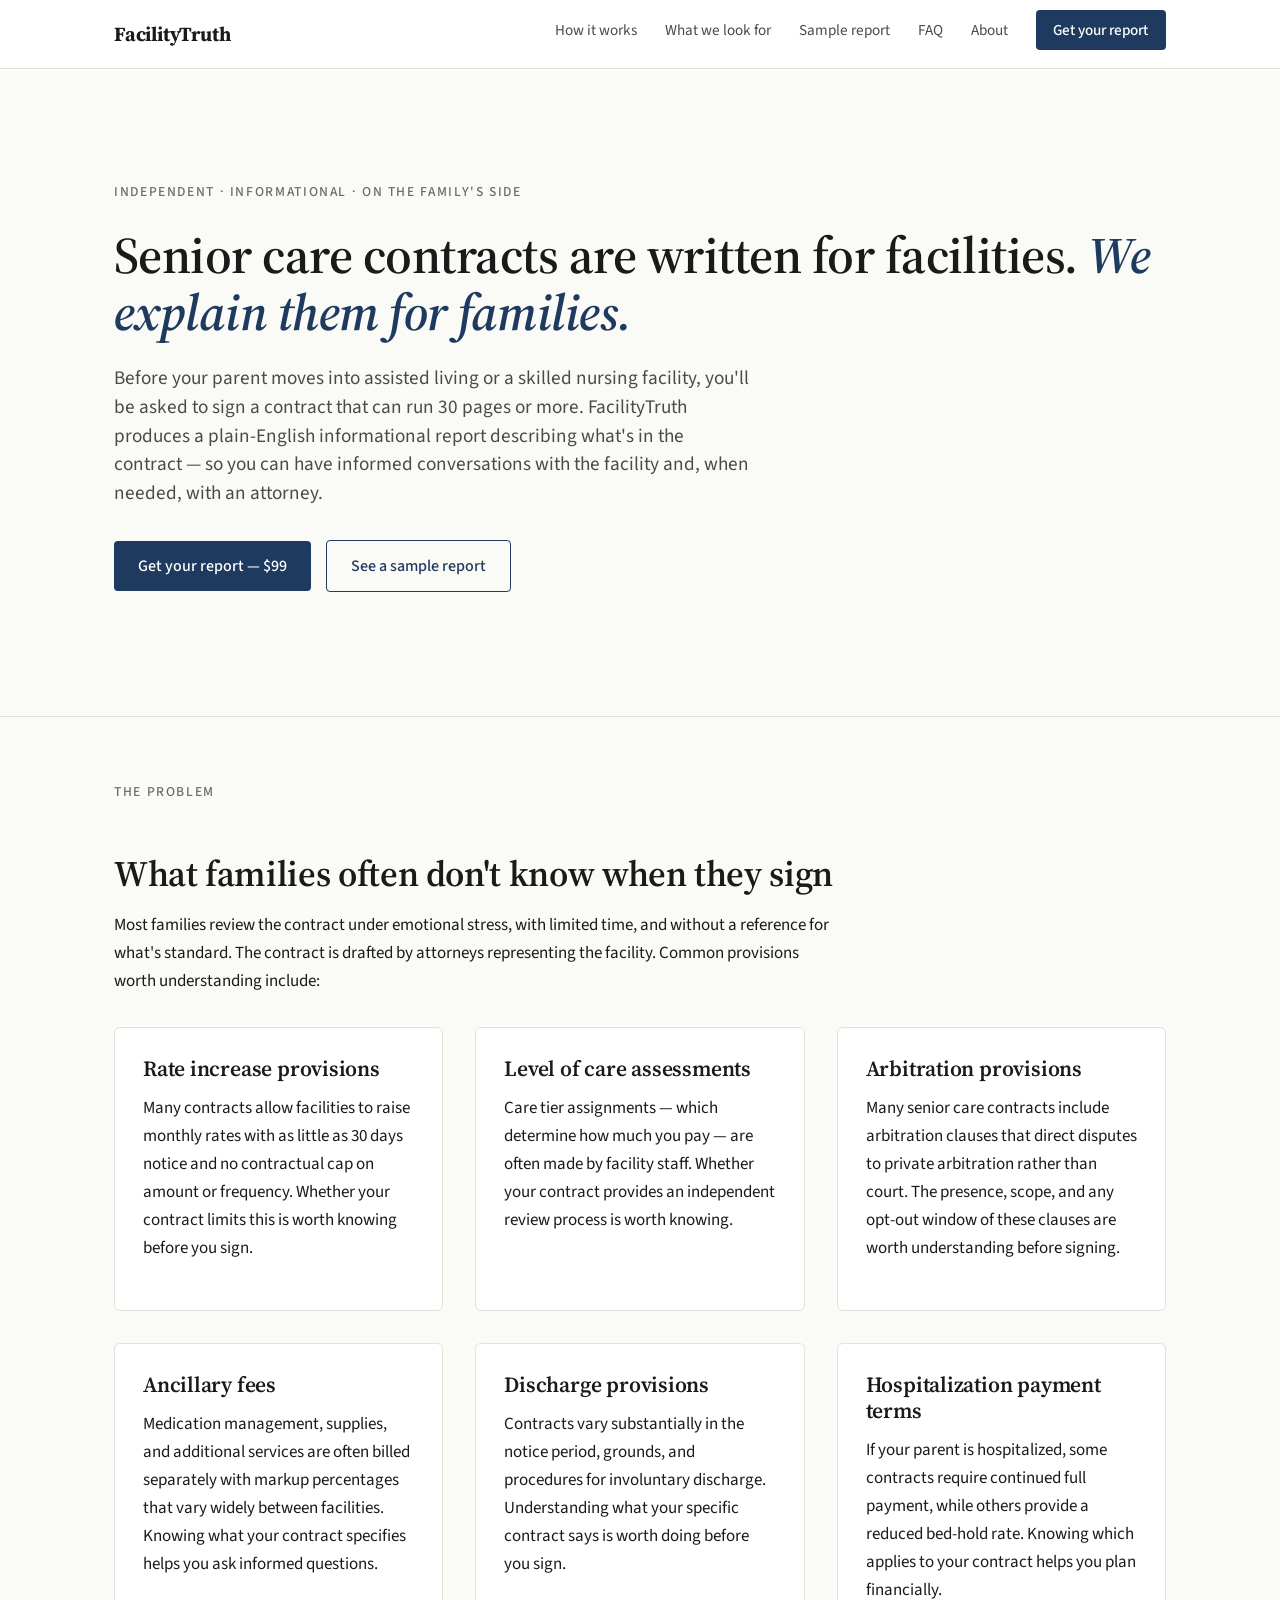
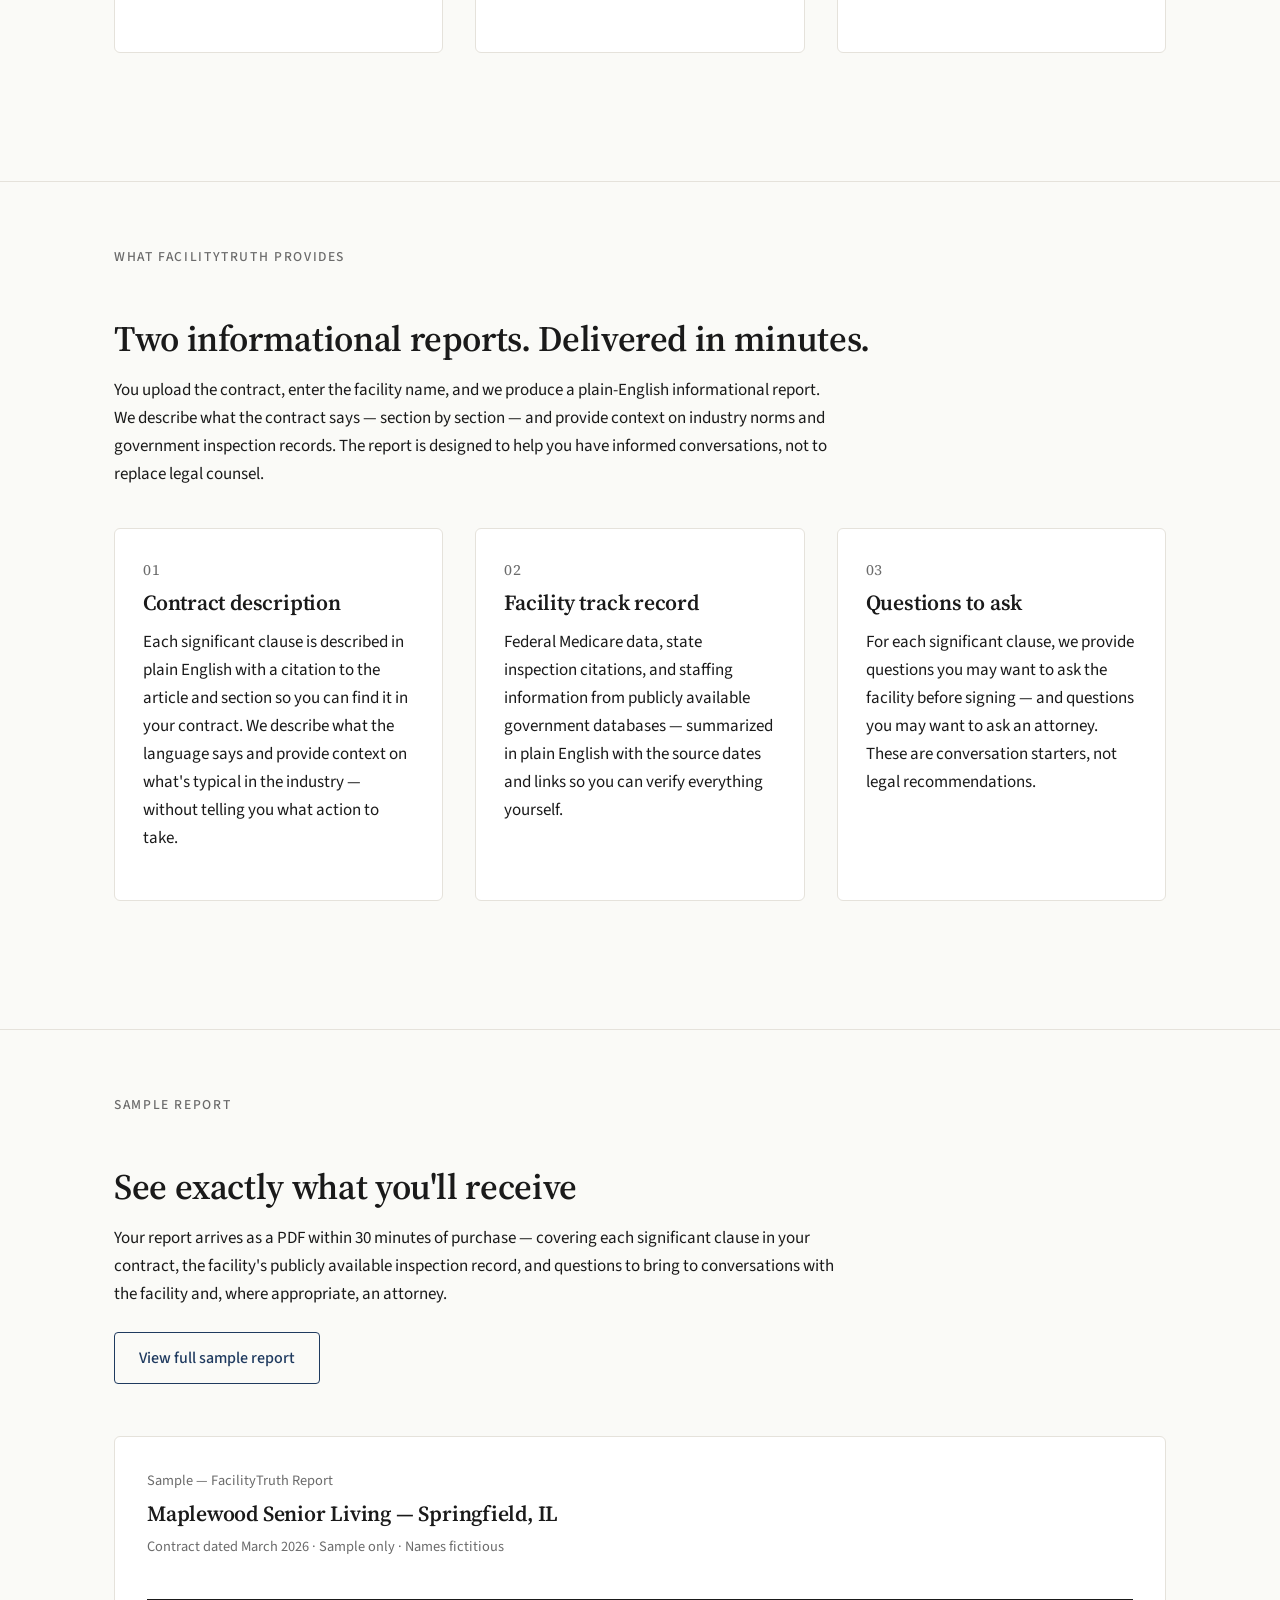
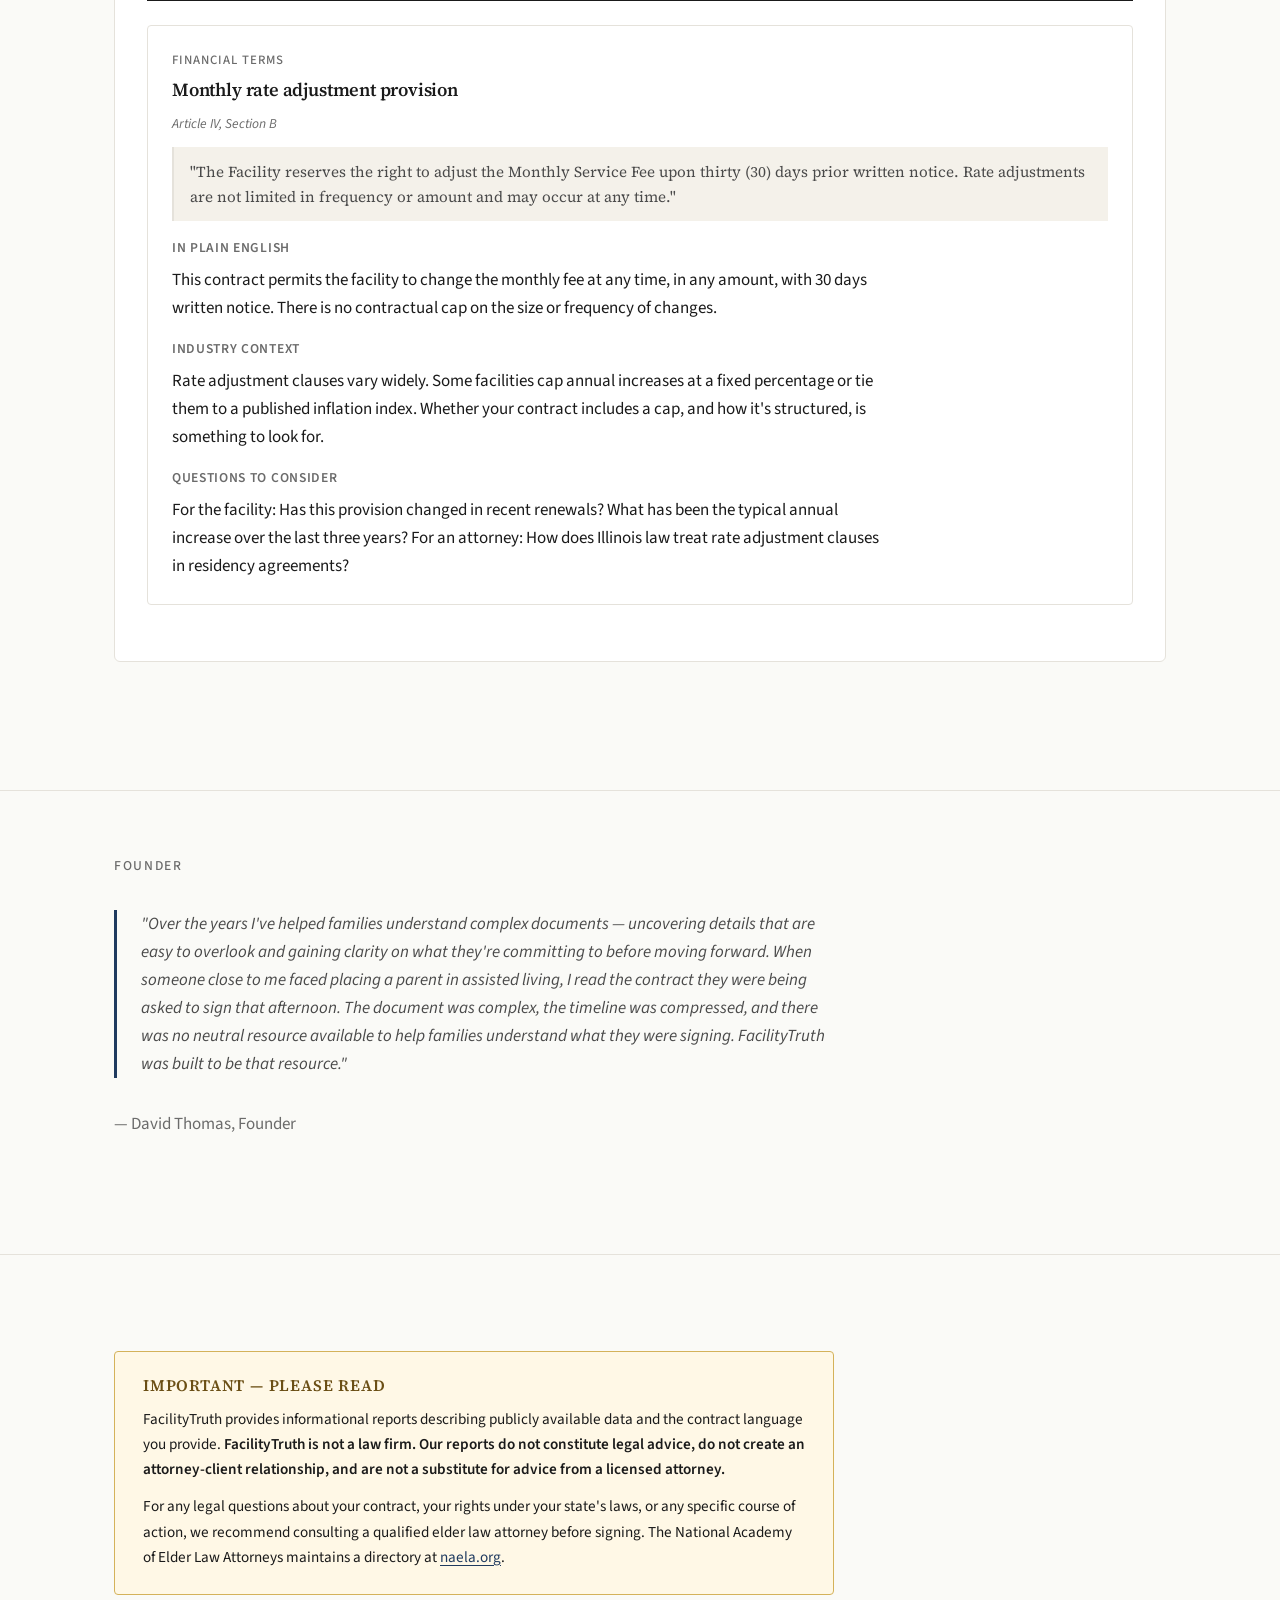
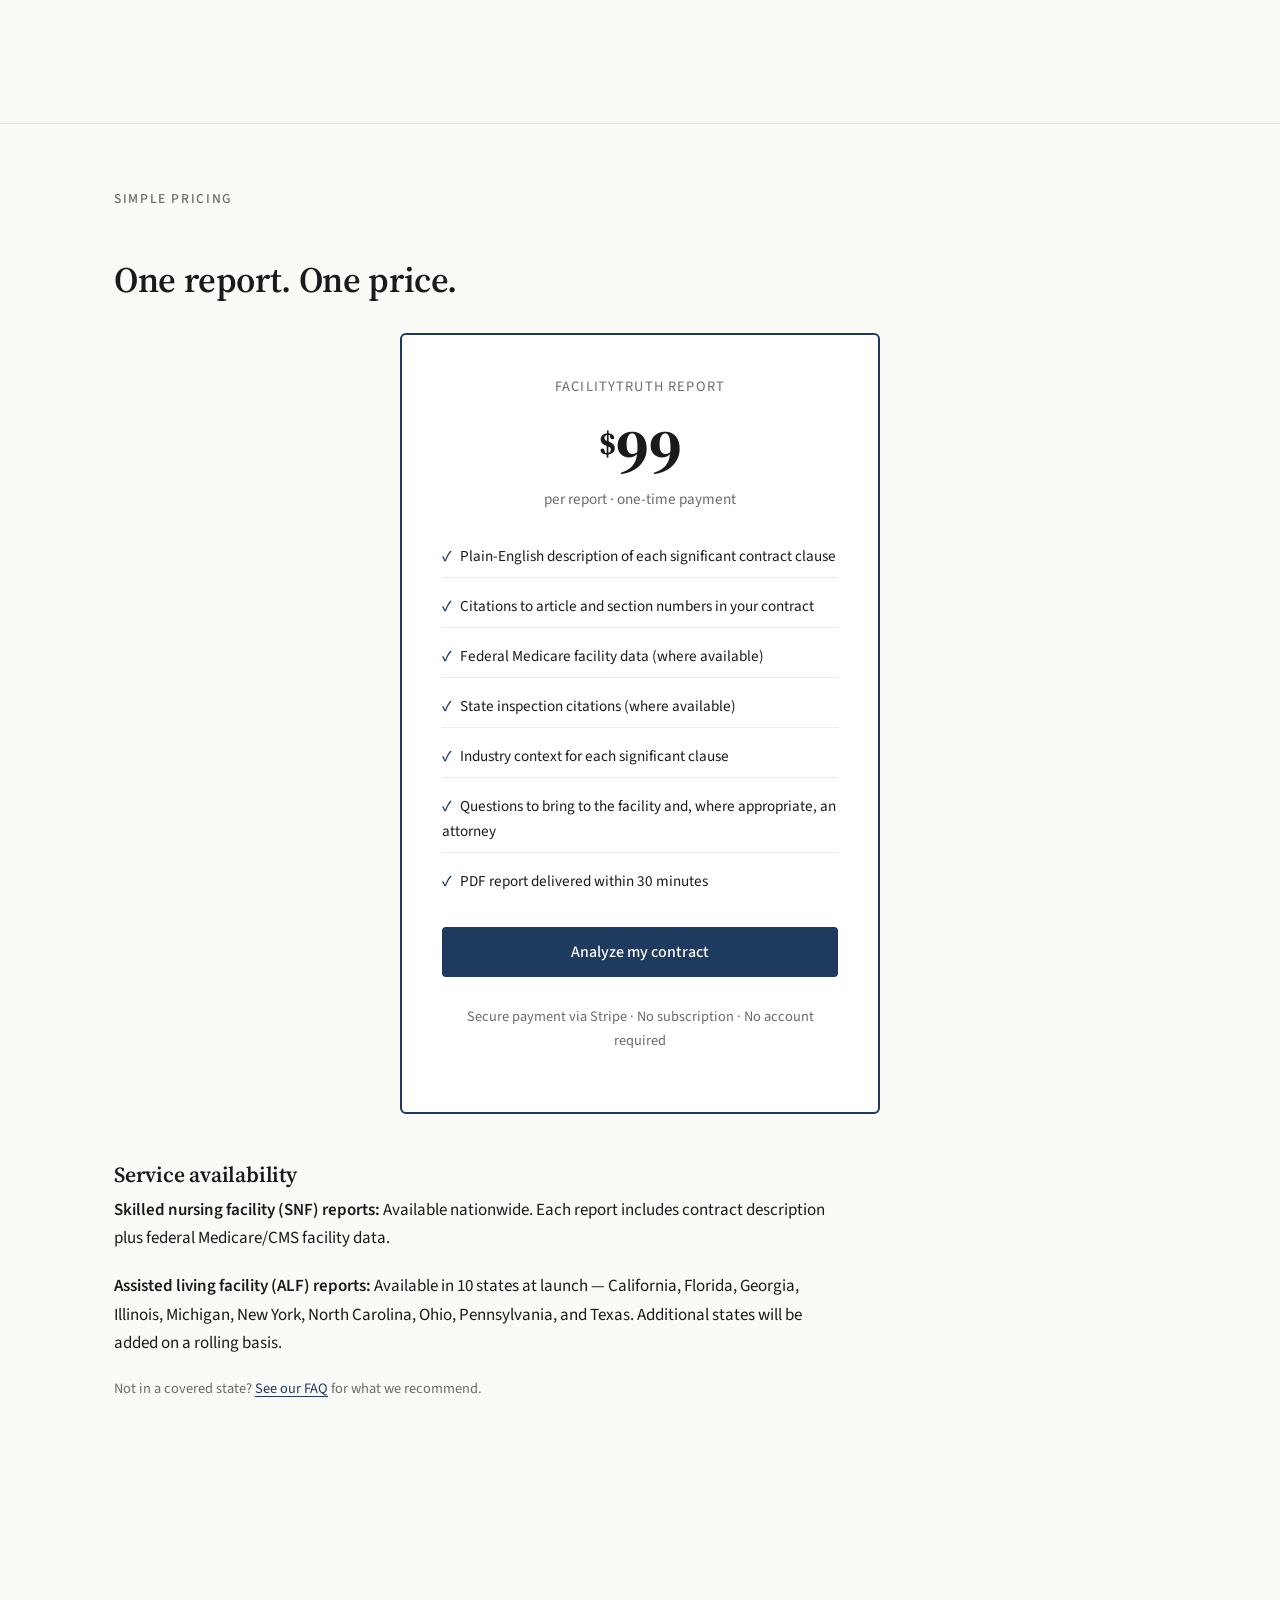
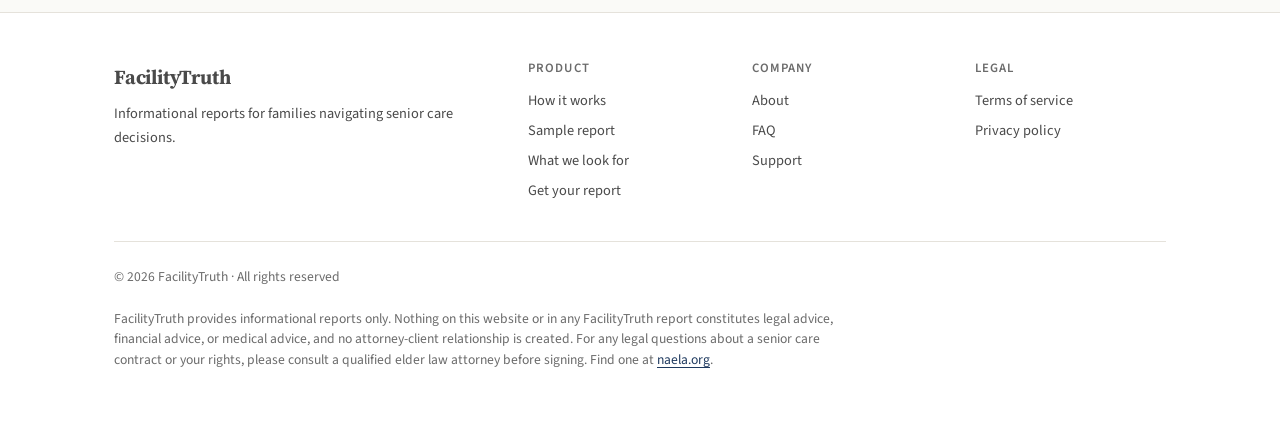
<file: index.html>
<!DOCTYPE html>
<html lang="en">
<head>
  <meta charset="UTF-8">
  <meta name="viewport" content="width=device-width, initial-scale=1.0">
  <title>FacilityTruth — Understand Your Senior Care Contract Before You Sign</title>
  <meta name="description" content="Independent informational analysis of assisted living and skilled nursing contracts. We explain what's in your contract in plain English, so you can have informed conversations with the facility and, when needed, with an attorney.">
  <link rel="stylesheet" href="styles.css">
  <link rel="preconnect" href="https://fonts.googleapis.com">
  <link rel="preconnect" href="https://fonts.gstatic.com" crossorigin>
  <link href="https://fonts.googleapis.com/css2?family=Source+Sans+3:wght@400;500;600;700&family=Source+Serif+4:ital,opt,wght@0,8..60,400;0,8..60,600;0,8..60,700;1,8..60,400&display=swap" rel="stylesheet">
</head>
<body>

<header class="site-header">
  <div class="container">
    <a href="/" class="brand">FacilityTruth</a>
    <nav>
      <ul>
        <li><a href="/how-it-works.html">How it works</a></li>
        <li><a href="/red-flags.html">What we look for</a></li>
        <li><a href="/sample-report.html">Sample report</a></li>
        <li><a href="/faq.html">FAQ</a></li>
        <li><a href="/about.html">About</a></li>
        <li><a href="#get-report" class="cta">Get your report</a></li>
      </ul>
    </nav>
  </div>
</header>

<main>

<section class="hero">
  <div class="container">
    <p class="eyebrow">Independent · Informational · On the family's side</p>
    <h1>Senior care contracts are written for facilities. <em>We explain them for families.</em></h1>
    <p class="hero-subtitle">Before your parent moves into assisted living or a skilled nursing facility, you'll be asked to sign a contract that can run 30 pages or more. FacilityTruth produces a plain-English informational report describing what's in the contract — so you can have informed conversations with the facility and, when needed, with an attorney.</p>
    <div>
      <a href="#get-report" class="btn btn-primary">Get your report — $99</a>
      <a href="/sample-report.html" class="btn btn-secondary">See a sample report</a>
    </div>
  </div>
</section>

<section class="section-rule">
  <div class="container">
    <p class="eyebrow">The problem</p>
    <h2>What families often don't know when they sign</h2>
    <p>Most families review the contract under emotional stress, with limited time, and without a reference for what's standard. The contract is drafted by attorneys representing the facility. Common provisions worth understanding include:</p>

    <div class="grid-2" style="margin-top: 2rem;">
      <div class="card">
        <h3>Rate increase provisions</h3>
        <p>Many contracts allow facilities to raise monthly rates with as little as 30 days notice and no contractual cap on amount or frequency. Whether your contract limits this is worth knowing before you sign.</p>
      </div>
      <div class="card">
        <h3>Level of care assessments</h3>
        <p>Care tier assignments — which determine how much you pay — are often made by facility staff. Whether your contract provides an independent review process is worth knowing.</p>
      </div>
      <div class="card">
        <h3>Arbitration provisions</h3>
        <p>Many senior care contracts include arbitration clauses that direct disputes to private arbitration rather than court. The presence, scope, and any opt-out window of these clauses are worth understanding before signing.</p>
      </div>
      <div class="card">
        <h3>Ancillary fees</h3>
        <p>Medication management, supplies, and additional services are often billed separately with markup percentages that vary widely between facilities. Knowing what your contract specifies helps you ask informed questions.</p>
      </div>
      <div class="card">
        <h3>Discharge provisions</h3>
        <p>Contracts vary substantially in the notice period, grounds, and procedures for involuntary discharge. Understanding what your specific contract says is worth doing before you sign.</p>
      </div>
      <div class="card">
        <h3>Hospitalization payment terms</h3>
        <p>If your parent is hospitalized, some contracts require continued full payment, while others provide a reduced bed-hold rate. Knowing which applies to your contract helps you plan financially.</p>
      </div>
    </div>
  </div>
</section>

<section class="section-rule">
  <div class="container">
    <p class="eyebrow">What FacilityTruth provides</p>
    <h2>Two informational reports. Delivered in minutes.</h2>
    <p>You upload the contract, enter the facility name, and we produce a plain-English informational report. We describe what the contract says — section by section — and provide context on industry norms and government inspection records. The report is designed to help you have informed conversations, not to replace legal counsel.</p>

    <div class="grid-3" style="margin-top: 2.5rem;">
      <div class="card card-numbered">
        <div class="card-number">01</div>
        <h3>Contract description</h3>
        <p>Each significant clause is described in plain English with a citation to the article and section so you can find it in your contract. We describe what the language says and provide context on what's typical in the industry — without telling you what action to take.</p>
      </div>
      <div class="card card-numbered">
        <div class="card-number">02</div>
        <h3>Facility track record</h3>
        <p>Federal Medicare data, state inspection citations, and staffing information from publicly available government databases — summarized in plain English with the source dates and links so you can verify everything yourself.</p>
      </div>
      <div class="card card-numbered">
        <div class="card-number">03</div>
        <h3>Questions to ask</h3>
        <p>For each significant clause, we provide questions you may want to ask the facility before signing — and questions you may want to ask an attorney. These are conversation starters, not legal recommendations.</p>
      </div>
    </div>
  </div>
</section>

<section class="section-rule">
  <div class="container">
    <p class="eyebrow">Sample report</p>
    <h2>See exactly what you'll receive</h2>
    <p>Your report arrives as a PDF within 30 minutes of purchase — covering each significant clause in your contract, the facility's publicly available inspection record, and questions to bring to conversations with the facility and, where appropriate, an attorney.</p>
    <p style="margin-top: 1.5rem;">
      <a href="/sample-report.html" class="btn btn-secondary">View full sample report</a>
    </p>

    <div class="sample-report" style="margin-top: 2.5rem;">
      <div class="report-header">
        <p class="report-meta">Sample — FacilityTruth Report</p>
        <h3 style="margin-top: 0;">Maplewood Senior Living — Springfield, IL</h3>
        <p class="text-muted text-small">Contract dated March 2026 · Sample only · Names fictitious</p>
      </div>

      <div class="finding">
        <p class="finding-category">Financial terms</p>
        <h4>Monthly rate adjustment provision</h4>
        <p class="finding-citation">Article IV, Section B</p>
        <div class="finding-quote">"The Facility reserves the right to adjust the Monthly Service Fee upon thirty (30) days prior written notice. Rate adjustments are not limited in frequency or amount and may occur at any time."</div>
        <div class="finding-section">
          <p class="finding-section-label">In plain English</p>
          <p style="margin-bottom: 0.75rem;">This contract permits the facility to change the monthly fee at any time, in any amount, with 30 days written notice. There is no contractual cap on the size or frequency of changes.</p>
        </div>
        <div class="finding-section">
          <p class="finding-section-label">Industry context</p>
          <p style="margin-bottom: 0.75rem;">Rate adjustment clauses vary widely. Some facilities cap annual increases at a fixed percentage or tie them to a published inflation index. Whether your contract includes a cap, and how it's structured, is something to look for.</p>
        </div>
        <div class="finding-section">
          <p class="finding-section-label">Questions to consider</p>
          <p style="margin-bottom: 0;">For the facility: Has this provision changed in recent renewals? What has been the typical annual increase over the last three years? For an attorney: How does Illinois law treat rate adjustment clauses in residency agreements?</p>
        </div>
      </div>
    </div>
  </div>
</section>

<section class="section-rule">
  <div class="container">
    <p class="eyebrow">Founder</p>

    <blockquote style="margin: 2rem 0;">"Over the years I've helped families understand complex documents — uncovering details that are easy to overlook and gaining clarity on what they're committing to before moving forward. When someone close to me faced placing a parent in assisted living, I read the contract they were being asked to sign that afternoon. The document was complex, the timeline was compressed, and there was no neutral resource available to help families understand what they were signing. FacilityTruth was built to be that resource."</blockquote>
    <p class="text-muted">— David Thomas, Founder</p>
  </div>
</section>

<section class="section-rule">
  <div class="container">
    <div class="disclaimer-box">
      <h4>Important — please read</h4>
      <p>FacilityTruth provides informational reports describing publicly available data and the contract language you provide. <strong>FacilityTruth is not a law firm. Our reports do not constitute legal advice, do not create an attorney-client relationship, and are not a substitute for advice from a licensed attorney.</strong></p>
      <p>For any legal questions about your contract, your rights under your state's laws, or any specific course of action, we recommend consulting a qualified elder law attorney before signing. The National Academy of Elder Law Attorneys maintains a directory at <a href="https://www.naela.org" target="_blank" rel="noopener">naela.org</a>.</p>
    </div>
  </div>
</section>

<section id="get-report" class="section-rule">
  <div class="container">
    <p class="eyebrow">Simple pricing</p>
    <h2>One report. One price.</h2>

    <div class="pricing-card">
      <p class="text-muted text-small" style="text-transform: uppercase; letter-spacing: 0.08em;">FacilityTruth Report</p>
      <div class="pricing-amount"><span class="currency">$</span>99</div>
      <p class="pricing-period">per report · one-time payment</p>

      <ul class="pricing-features">
        <li>Plain-English description of each significant contract clause</li>
        <li>Citations to article and section numbers in your contract</li>
        <li>Federal Medicare facility data (where available)</li>
        <li>State inspection citations (where available)</li>
        <li>Industry context for each significant clause</li>
        <li>Questions to bring to the facility and, where appropriate, an attorney</li>
        <li>PDF report delivered within 30 minutes</li>
      </ul>

      <a href="#" class="btn btn-primary" style="width: 100%;">Analyze my contract</a>
      <p class="text-muted text-small" style="margin-top: 1rem;">Secure payment via Stripe · No subscription · No account required</p>
    </div>

    <div style="margin-top: 3rem;">
      <h3>Service availability</h3>
      <p><strong>Skilled nursing facility (SNF) reports:</strong> Available nationwide. Each report includes contract description plus federal Medicare/CMS facility data.</p>
      <p><strong>Assisted living facility (ALF) reports:</strong> Available in 10 states at launch — California, Florida, Georgia, Illinois, Michigan, New York, North Carolina, Ohio, Pennsylvania, and Texas. Additional states will be added on a rolling basis.</p>
      <p class="text-small text-muted">Not in a covered state? <a href="/faq.html">See our FAQ</a> for what we recommend.</p>
    </div>
  </div>
</section>

</main>

<footer class="site-footer">
  <div class="container">
    <div class="footer-grid">
      <div>
        <a href="/" class="brand">FacilityTruth</a>
        <p class="text-small" style="margin-top: 0.5rem;">Informational reports for families navigating senior care decisions.</p>
      </div>
      <div>
        <h4>Product</h4>
        <ul>
          <li><a href="/how-it-works.html">How it works</a></li>
          <li><a href="/sample-report.html">Sample report</a></li>
          <li><a href="/red-flags.html">What we look for</a></li>
          <li><a href="/#get-report">Get your report</a></li>
        </ul>
      </div>
      <div>
        <h4>Company</h4>
        <ul>
          <li><a href="/about.html">About</a></li>
          <li><a href="/faq.html">FAQ</a></li>
          <li><a href="mailto:support@facilitytruth.com">Support</a></li>
        </ul>
      </div>
      <div>
        <h4>Legal</h4>
        <ul>
          <li><a href="/terms.html">Terms of service</a></li>
          <li><a href="/privacy.html">Privacy policy</a></li>
        </ul>
      </div>
    </div>
    <div class="footer-bottom">
      <p>© 2026 FacilityTruth · All rights reserved</p>
      <p class="footer-disclaimer">FacilityTruth provides informational reports only. Nothing on this website or in any FacilityTruth report constitutes legal advice, financial advice, or medical advice, and no attorney-client relationship is created. For any legal questions about a senior care contract or your rights, please consult a qualified elder law attorney before signing. Find one at <a href="https://www.naela.org" target="_blank" rel="noopener">naela.org</a>.</p>
    </div>
  </div>
</footer>

</body>
</html>
</file>
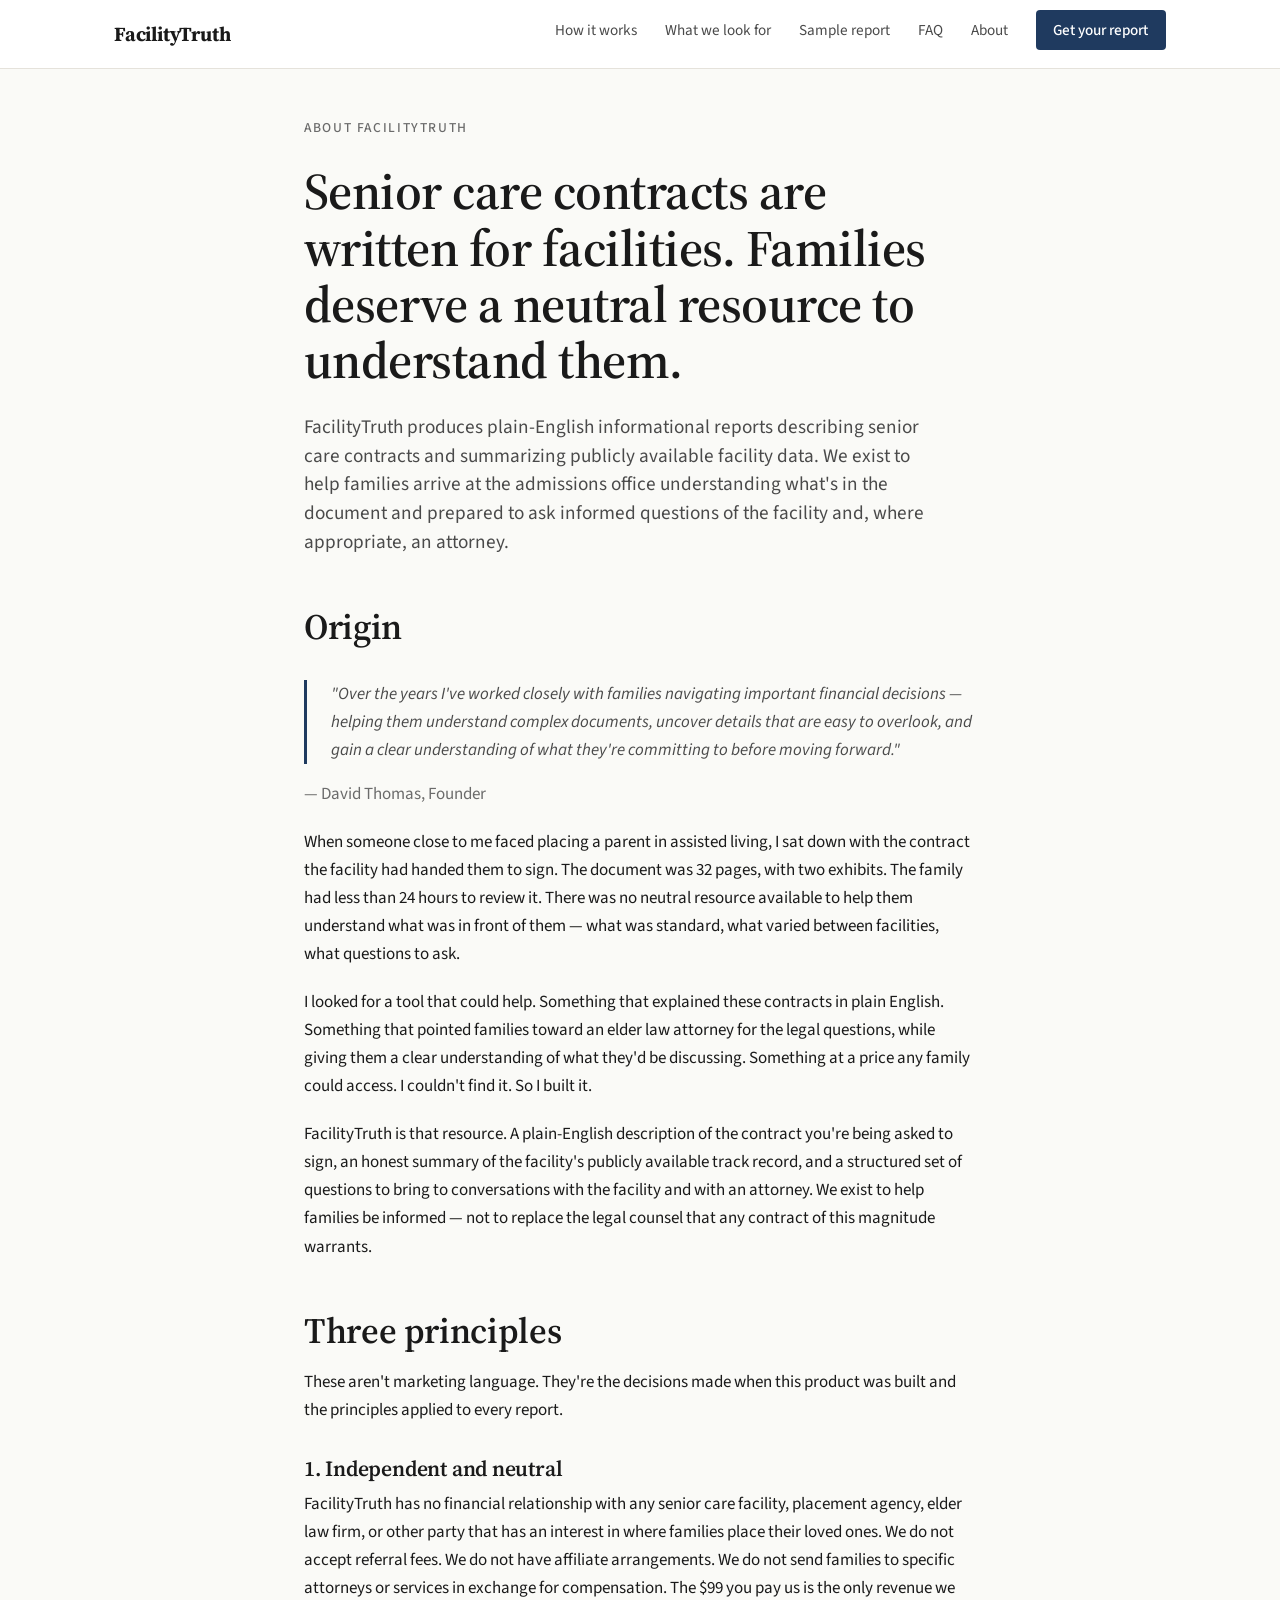
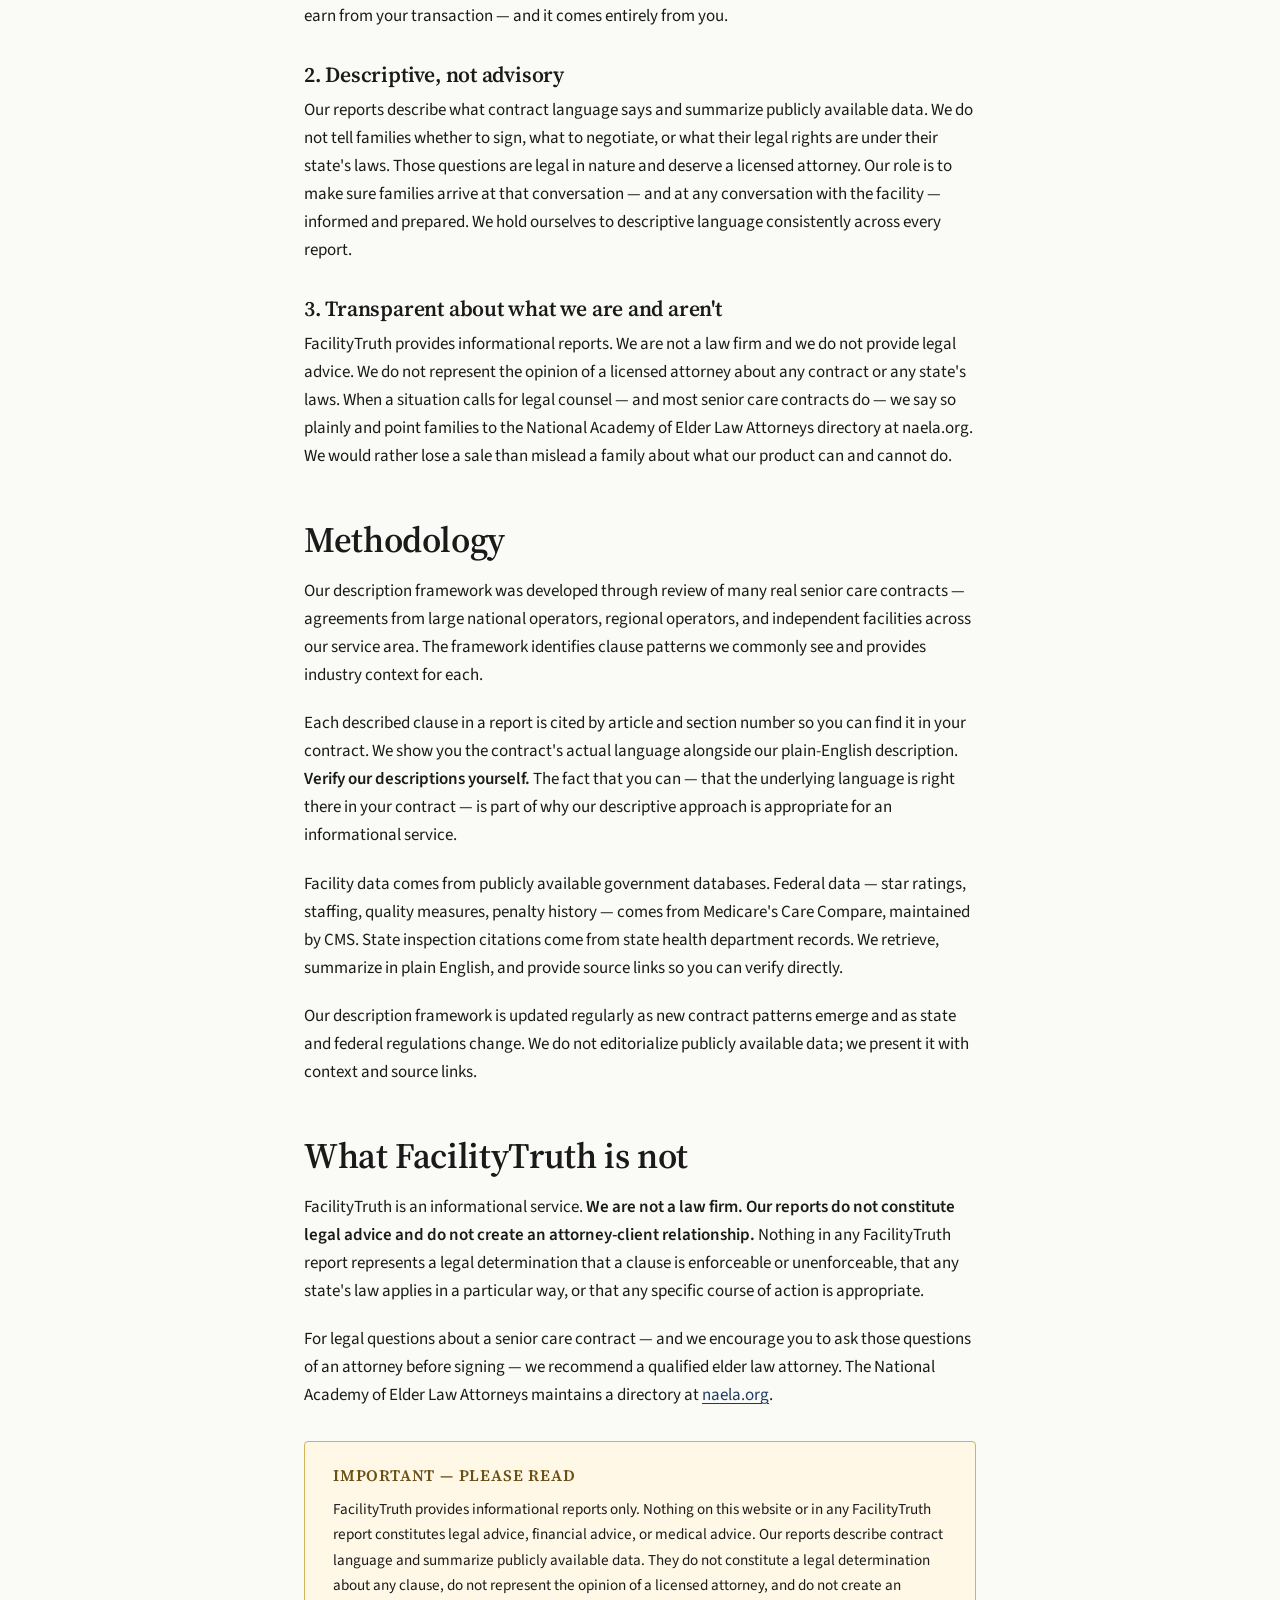
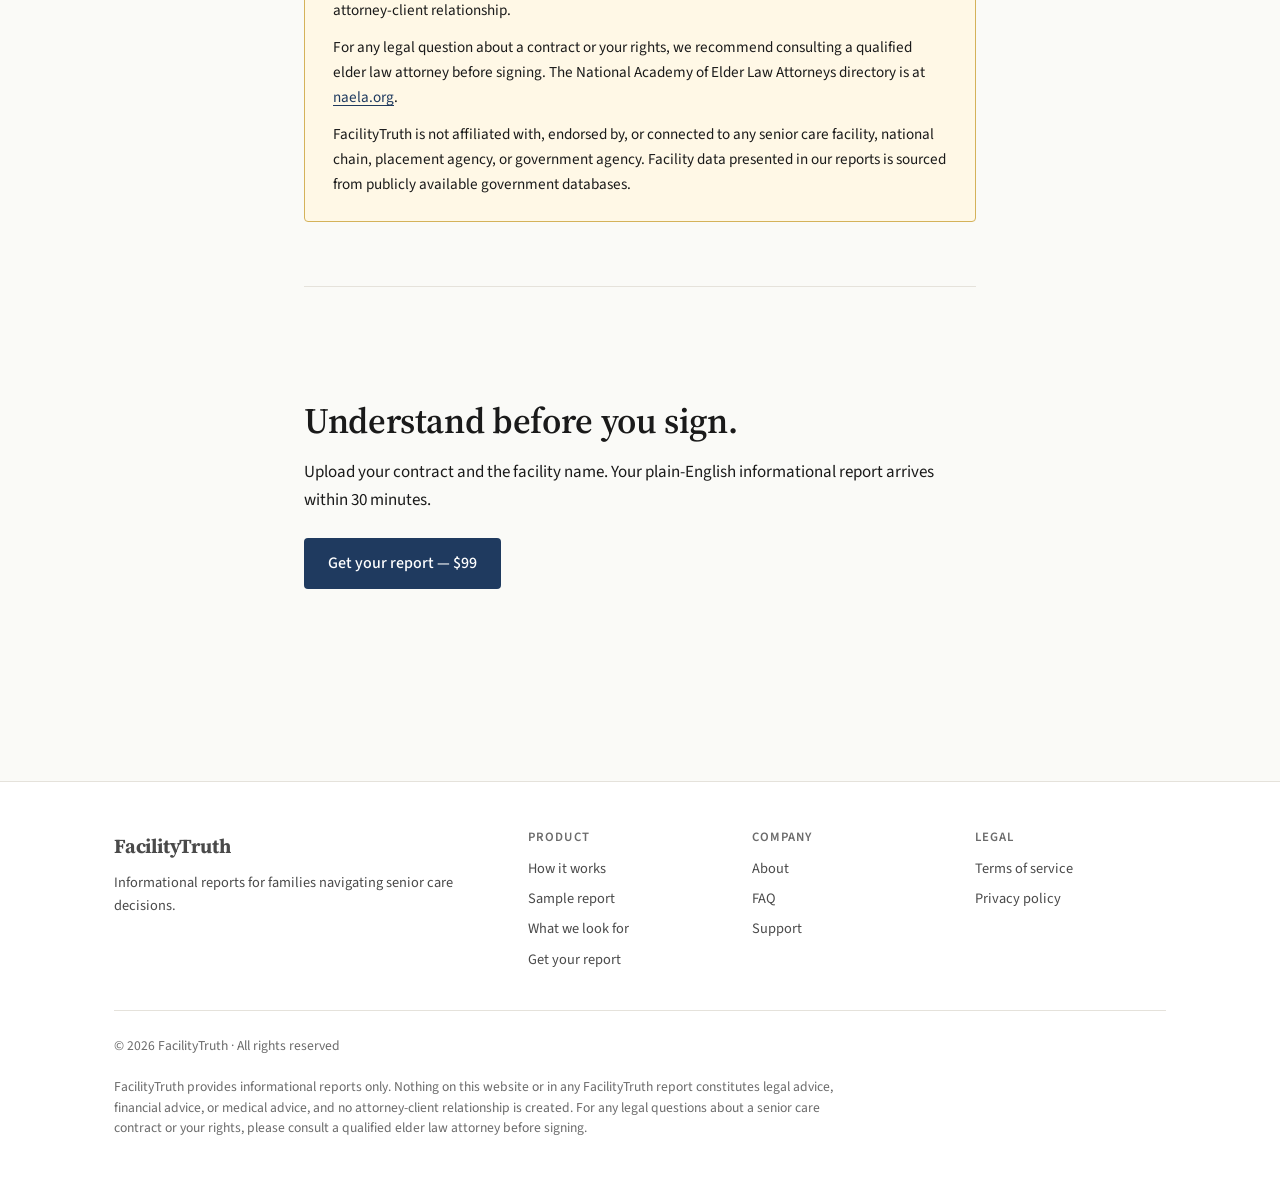
<file: about.html>
<!DOCTYPE html>
<html lang="en">
<head>
  <meta charset="UTF-8">
  <meta name="viewport" content="width=device-width, initial-scale=1.0">
  <title>About — FacilityTruth</title>
  <meta name="description" content="FacilityTruth was built because senior care contracts are written for facilities, and families deserve a neutral resource to help them understand what they're signing.">
  <link rel="stylesheet" href="styles.css">
  <link rel="preconnect" href="https://fonts.googleapis.com">
  <link rel="preconnect" href="https://fonts.gstatic.com" crossorigin>
  <link href="https://fonts.googleapis.com/css2?family=Source+Sans+3:wght@400;500;600;700&family=Source+Serif+4:ital,opt,wght@0,8..60,400;0,8..60,600;0,8..60,700;1,8..60,400&display=swap" rel="stylesheet">
</head>
<body>

<header class="site-header">
  <div class="container">
    <a href="/" class="brand">FacilityTruth</a>
    <nav>
      <ul>
        <li><a href="/how-it-works.html">How it works</a></li>
        <li><a href="/red-flags.html">What we look for</a></li>
        <li><a href="/sample-report.html">Sample report</a></li>
        <li><a href="/faq.html">FAQ</a></li>
        <li><a href="/about.html">About</a></li>
        <li><a href="/#get-report" class="cta">Get your report</a></li>
      </ul>
    </nav>
  </div>
</header>

<main>
  <div class="reading-container">
    <p class="eyebrow">About FacilityTruth</p>
    <h1>Senior care contracts are written for facilities. Families deserve a neutral resource to understand them.</h1>
    <p class="hero-subtitle">FacilityTruth produces plain-English informational reports describing senior care contracts and summarizing publicly available facility data. We exist to help families arrive at the admissions office understanding what's in the document and prepared to ask informed questions of the facility and, where appropriate, an attorney.</p>

    <h2>Origin</h2>

    <blockquote>"Over the years I've worked closely with families navigating important financial decisions — helping them understand complex documents, uncover details that are easy to overlook, and gain a clear understanding of what they're committing to before moving forward."</blockquote>

    <p class="text-muted" style="margin-top: -1rem;">— David Thomas, Founder</p>

    <p>When someone close to me faced placing a parent in assisted living, I sat down with the contract the facility had handed them to sign. The document was 32 pages, with two exhibits. The family had less than 24 hours to review it. There was no neutral resource available to help them understand what was in front of them — what was standard, what varied between facilities, what questions to ask.</p>

    <p>I looked for a tool that could help. Something that explained these contracts in plain English. Something that pointed families toward an elder law attorney for the legal questions, while giving them a clear understanding of what they'd be discussing. Something at a price any family could access. I couldn't find it. So I built it.</p>

    <p>FacilityTruth is that resource. A plain-English description of the contract you're being asked to sign, an honest summary of the facility's publicly available track record, and a structured set of questions to bring to conversations with the facility and with an attorney. We exist to help families be informed — not to replace the legal counsel that any contract of this magnitude warrants.</p>

    <h2>Three principles</h2>

    <p>These aren't marketing language. They're the decisions made when this product was built and the principles applied to every report.</p>

    <h3>1. Independent and neutral</h3>
    <p>FacilityTruth has no financial relationship with any senior care facility, placement agency, elder law firm, or other party that has an interest in where families place their loved ones. We do not accept referral fees. We do not have affiliate arrangements. We do not send families to specific attorneys or services in exchange for compensation. The $99 you pay us is the only revenue we earn from your transaction — and it comes entirely from you.</p>

    <h3>2. Descriptive, not advisory</h3>
    <p>Our reports describe what contract language says and summarize publicly available data. We do not tell families whether to sign, what to negotiate, or what their legal rights are under their state's laws. Those questions are legal in nature and deserve a licensed attorney. Our role is to make sure families arrive at that conversation — and at any conversation with the facility — informed and prepared. We hold ourselves to descriptive language consistently across every report.</p>

    <h3>3. Transparent about what we are and aren't</h3>
    <p>FacilityTruth provides informational reports. We are not a law firm and we do not provide legal advice. We do not represent the opinion of a licensed attorney about any contract or any state's laws. When a situation calls for legal counsel — and most senior care contracts do — we say so plainly and point families to the National Academy of Elder Law Attorneys directory at naela.org. We would rather lose a sale than mislead a family about what our product can and cannot do.</p>

    <h2>Methodology</h2>

    <p>Our description framework was developed through review of many real senior care contracts — agreements from large national operators, regional operators, and independent facilities across our service area. The framework identifies clause patterns we commonly see and provides industry context for each.</p>

    <p>Each described clause in a report is cited by article and section number so you can find it in your contract. We show you the contract's actual language alongside our plain-English description. <strong>Verify our descriptions yourself.</strong> The fact that you can — that the underlying language is right there in your contract — is part of why our descriptive approach is appropriate for an informational service.</p>

    <p>Facility data comes from publicly available government databases. Federal data — star ratings, staffing, quality measures, penalty history — comes from Medicare's Care Compare, maintained by CMS. State inspection citations come from state health department records. We retrieve, summarize in plain English, and provide source links so you can verify directly.</p>

    <p>Our description framework is updated regularly as new contract patterns emerge and as state and federal regulations change. We do not editorialize publicly available data; we present it with context and source links.</p>

    <h2>What FacilityTruth is not</h2>

    <p>FacilityTruth is an informational service. <strong>We are not a law firm. Our reports do not constitute legal advice and do not create an attorney-client relationship.</strong> Nothing in any FacilityTruth report represents a legal determination that a clause is enforceable or unenforceable, that any state's law applies in a particular way, or that any specific course of action is appropriate.</p>

    <p>For legal questions about a senior care contract — and we encourage you to ask those questions of an attorney before signing — we recommend a qualified elder law attorney. The National Academy of Elder Law Attorneys maintains a directory at <a href="https://www.naela.org" target="_blank" rel="noopener">naela.org</a>.</p>

    <div class="disclaimer-box">
      <h4>Important — please read</h4>
      <p>FacilityTruth provides informational reports only. Nothing on this website or in any FacilityTruth report constitutes legal advice, financial advice, or medical advice. Our reports describe contract language and summarize publicly available data. They do not constitute a legal determination about any clause, do not represent the opinion of a licensed attorney, and do not create an attorney-client relationship.</p>
      <p>For any legal question about a contract or your rights, we recommend consulting a qualified elder law attorney before signing. The National Academy of Elder Law Attorneys directory is at <a href="https://www.naela.org" target="_blank" rel="noopener">naela.org</a>.</p>
      <p>FacilityTruth is not affiliated with, endorsed by, or connected to any senior care facility, national chain, placement agency, or government agency. Facility data presented in our reports is sourced from publicly available government databases.</p>
    </div>

    <div class="section-rule" style="margin-top: 4rem;">
      <h2>Understand before you sign.</h2>
      <p>Upload your contract and the facility name. Your plain-English informational report arrives within 30 minutes.</p>
      <p style="margin-top: 1.5rem;">
        <a href="/#get-report" class="btn btn-primary">Get your report — $99</a>
      </p>
    </div>
  </div>
</main>

<footer class="site-footer">
  <div class="container">
    <div class="footer-grid">
      <div>
        <a href="/" class="brand">FacilityTruth</a>
        <p class="text-small" style="margin-top: 0.5rem;">Informational reports for families navigating senior care decisions.</p>
      </div>
      <div>
        <h4>Product</h4>
        <ul>
          <li><a href="/how-it-works.html">How it works</a></li>
          <li><a href="/sample-report.html">Sample report</a></li>
          <li><a href="/red-flags.html">What we look for</a></li>
          <li><a href="/#get-report">Get your report</a></li>
        </ul>
      </div>
      <div>
        <h4>Company</h4>
        <ul>
          <li><a href="/about.html">About</a></li>
          <li><a href="/faq.html">FAQ</a></li>
          <li><a href="mailto:support@facilitytruth.com">Support</a></li>
        </ul>
      </div>
      <div>
        <h4>Legal</h4>
        <ul>
          <li><a href="/terms.html">Terms of service</a></li>
          <li><a href="/privacy.html">Privacy policy</a></li>
        </ul>
      </div>
    </div>
    <div class="footer-bottom">
      <p>© 2026 FacilityTruth · All rights reserved</p>
      <p class="footer-disclaimer">FacilityTruth provides informational reports only. Nothing on this website or in any FacilityTruth report constitutes legal advice, financial advice, or medical advice, and no attorney-client relationship is created. For any legal questions about a senior care contract or your rights, please consult a qualified elder law attorney before signing.</p>
    </div>
  </div>
</footer>

</body>
</html>
</file>
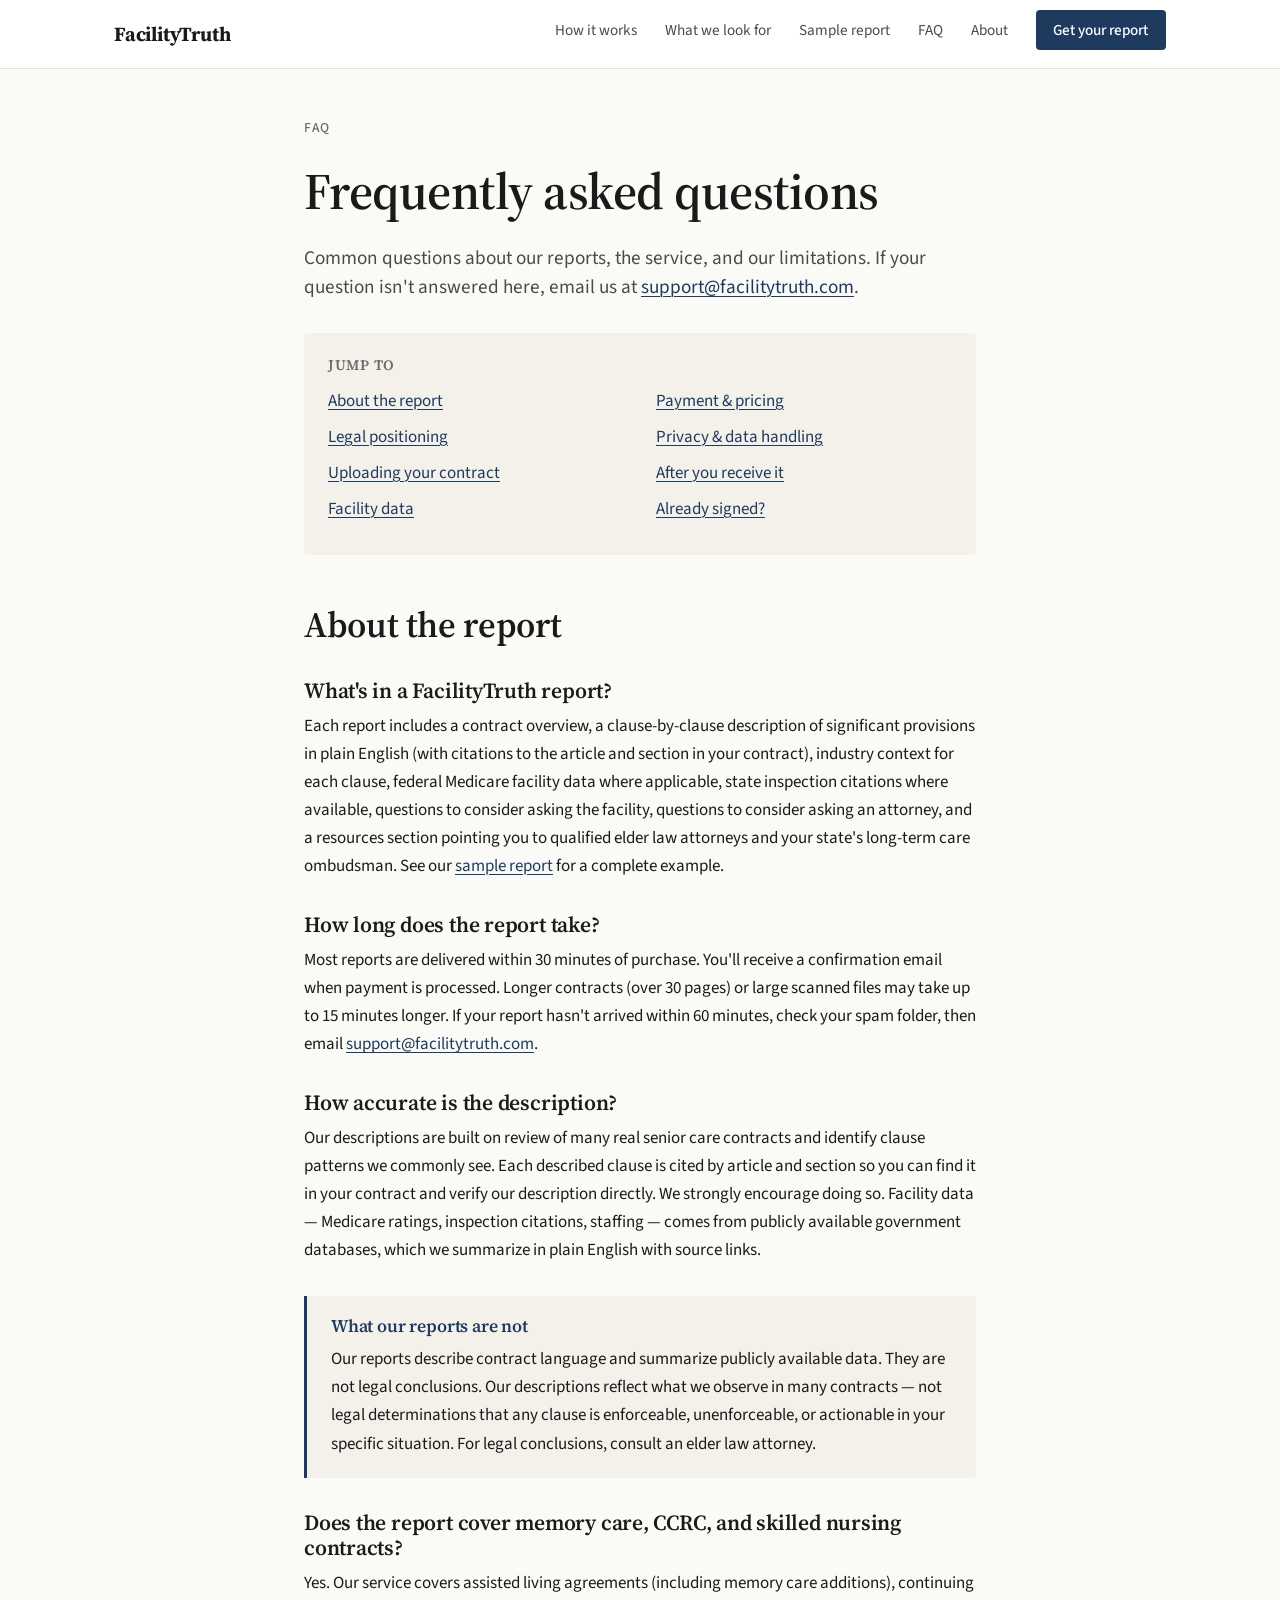
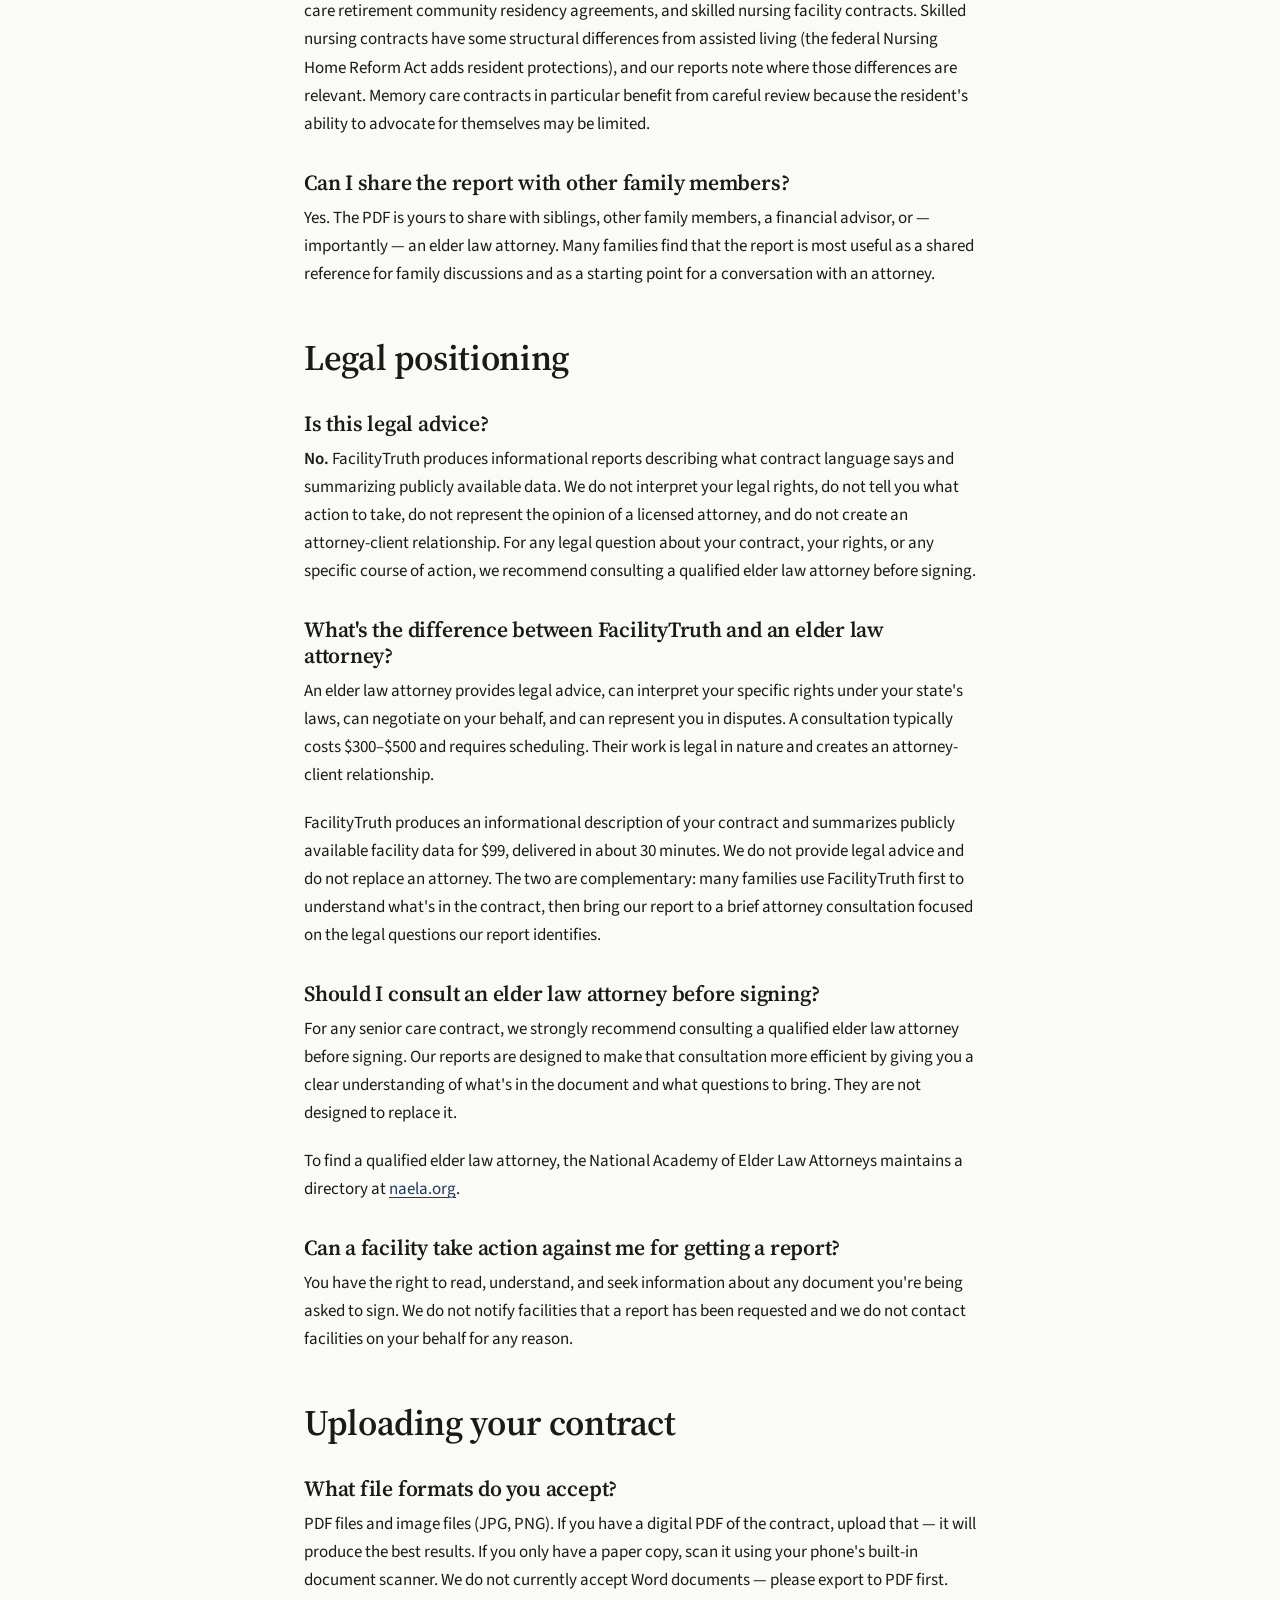
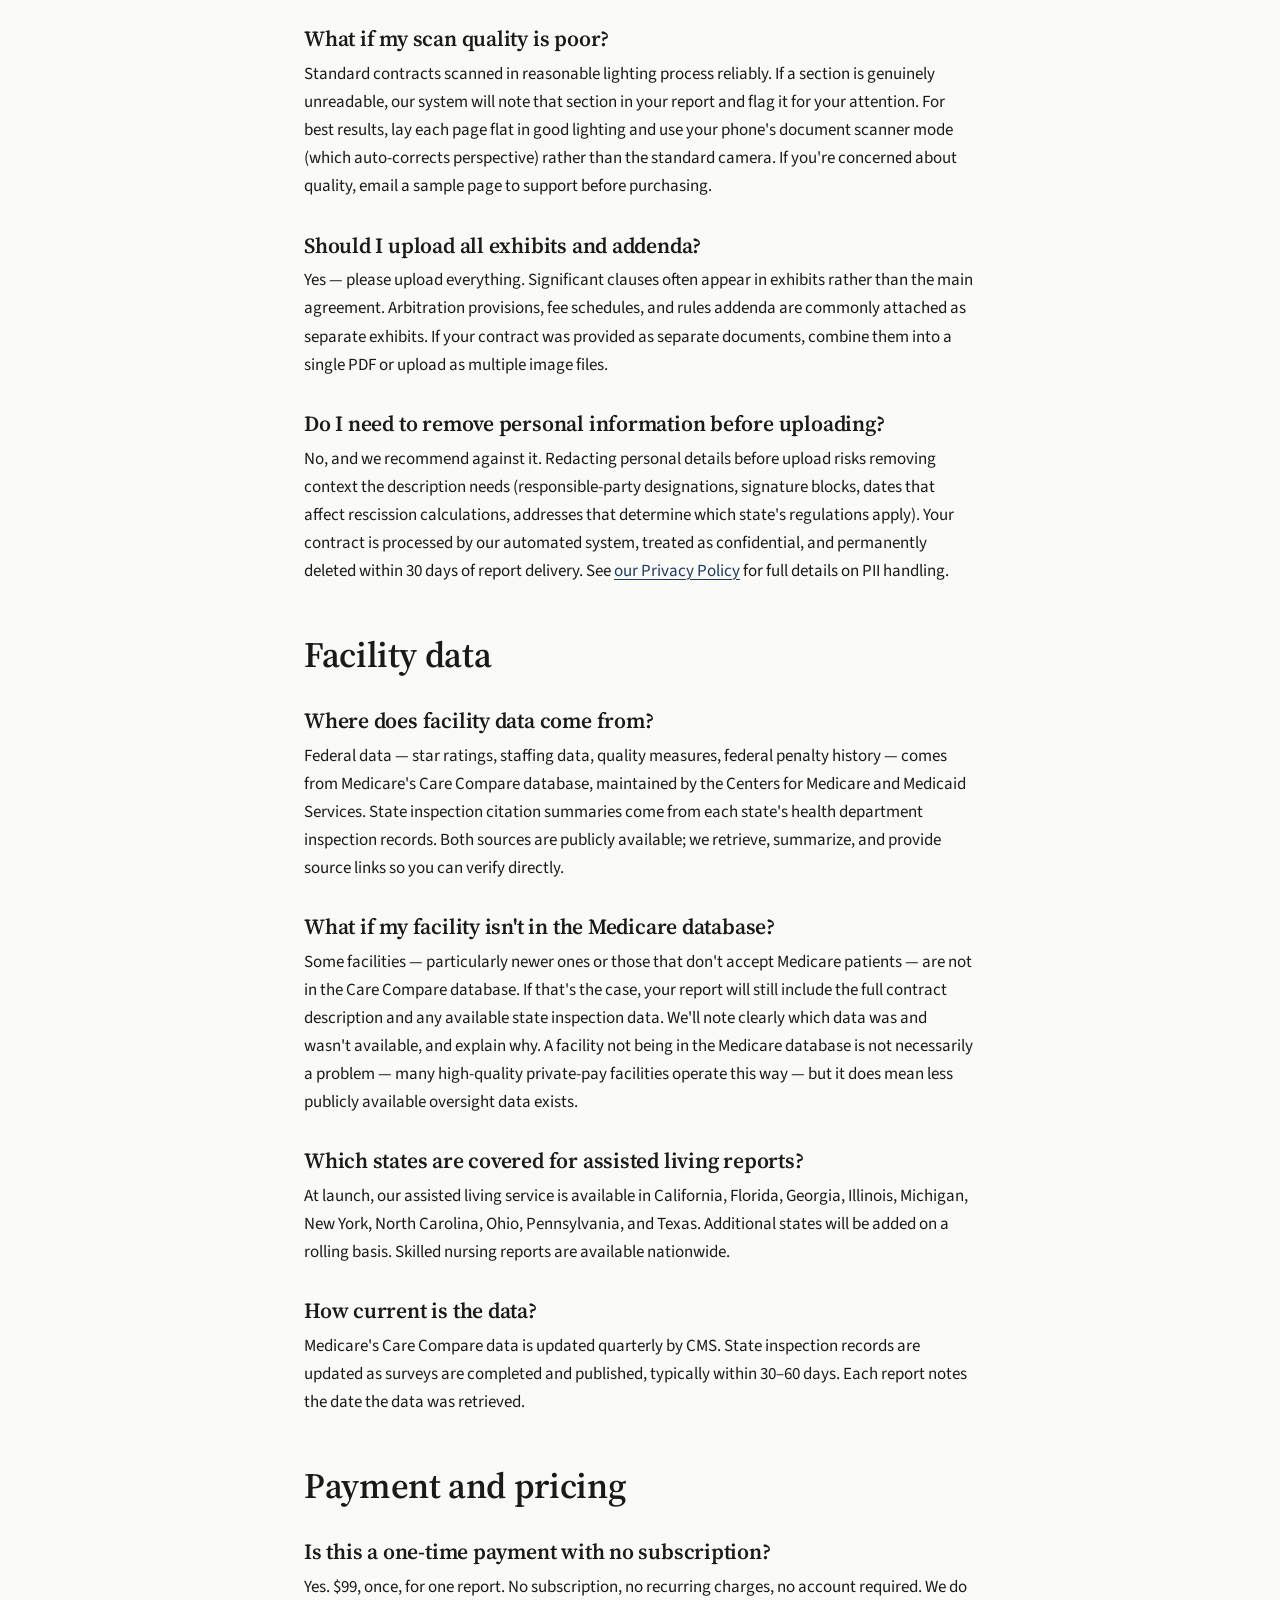
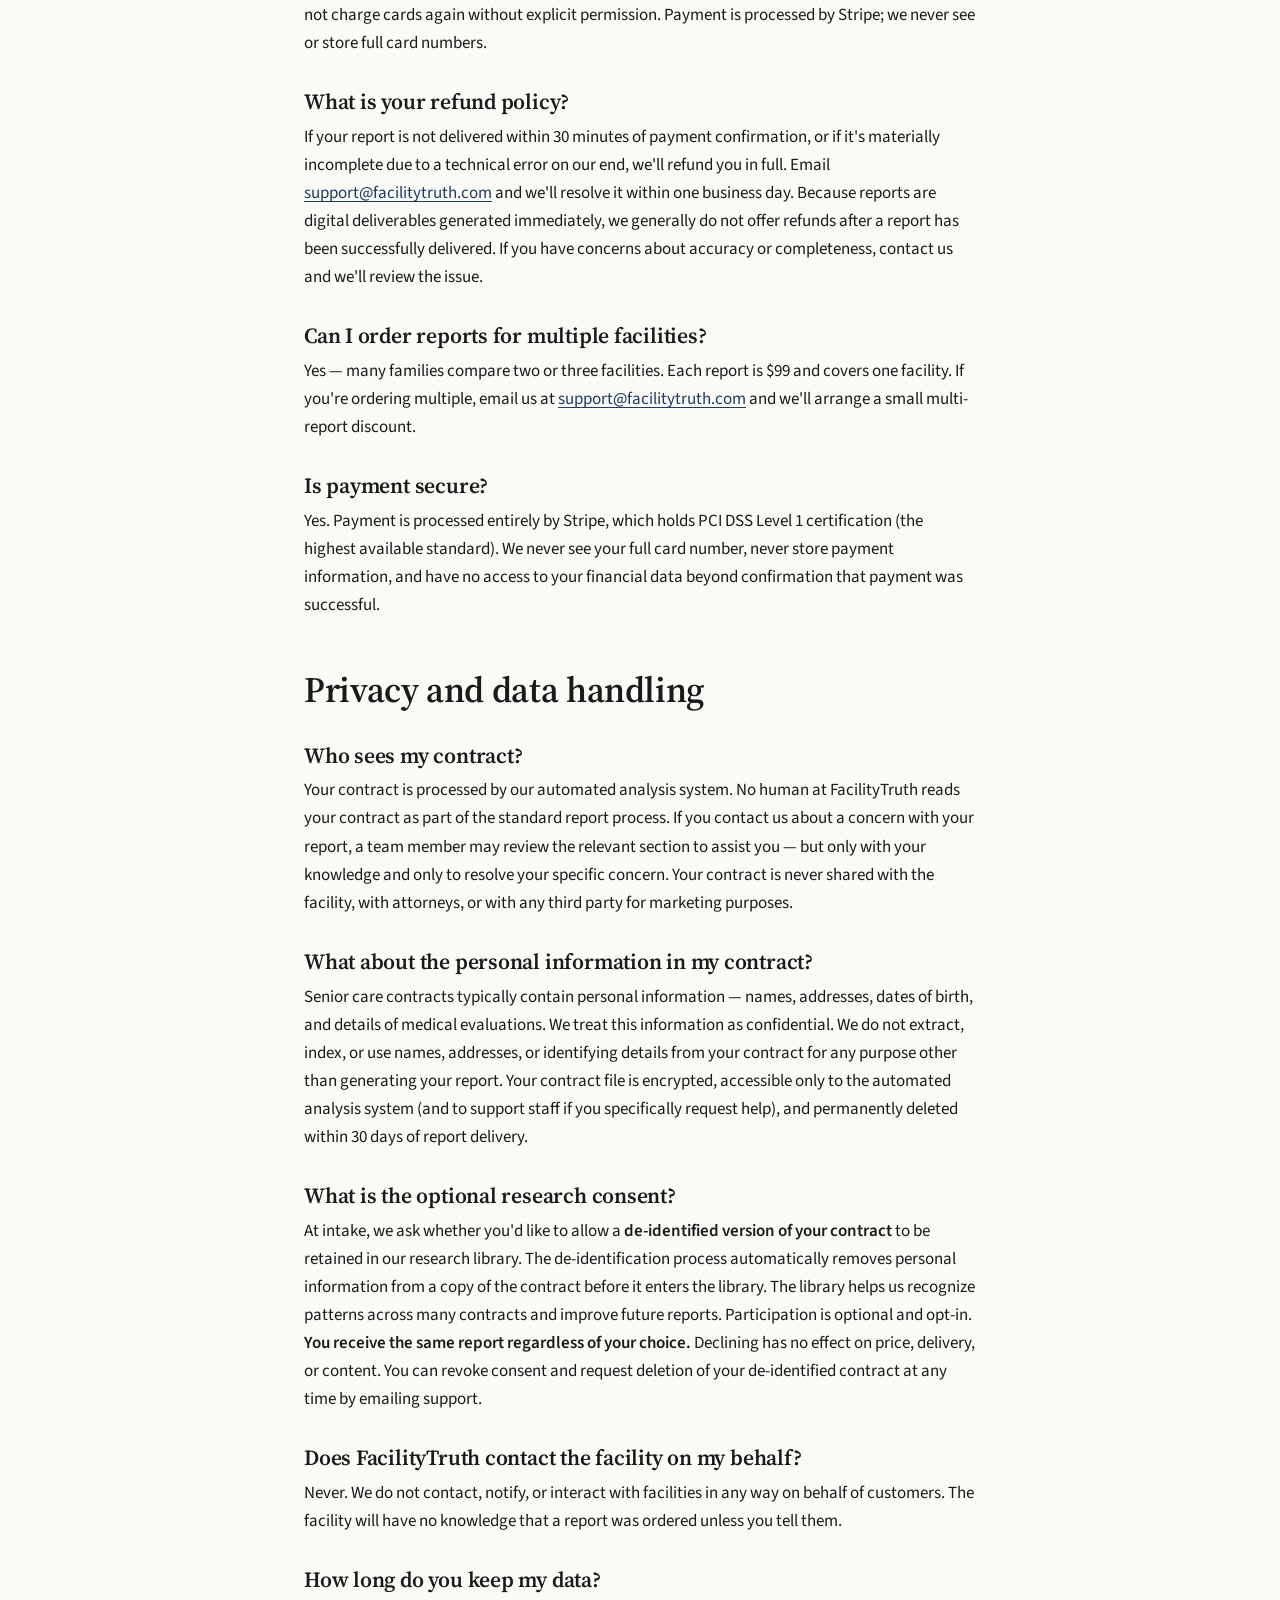
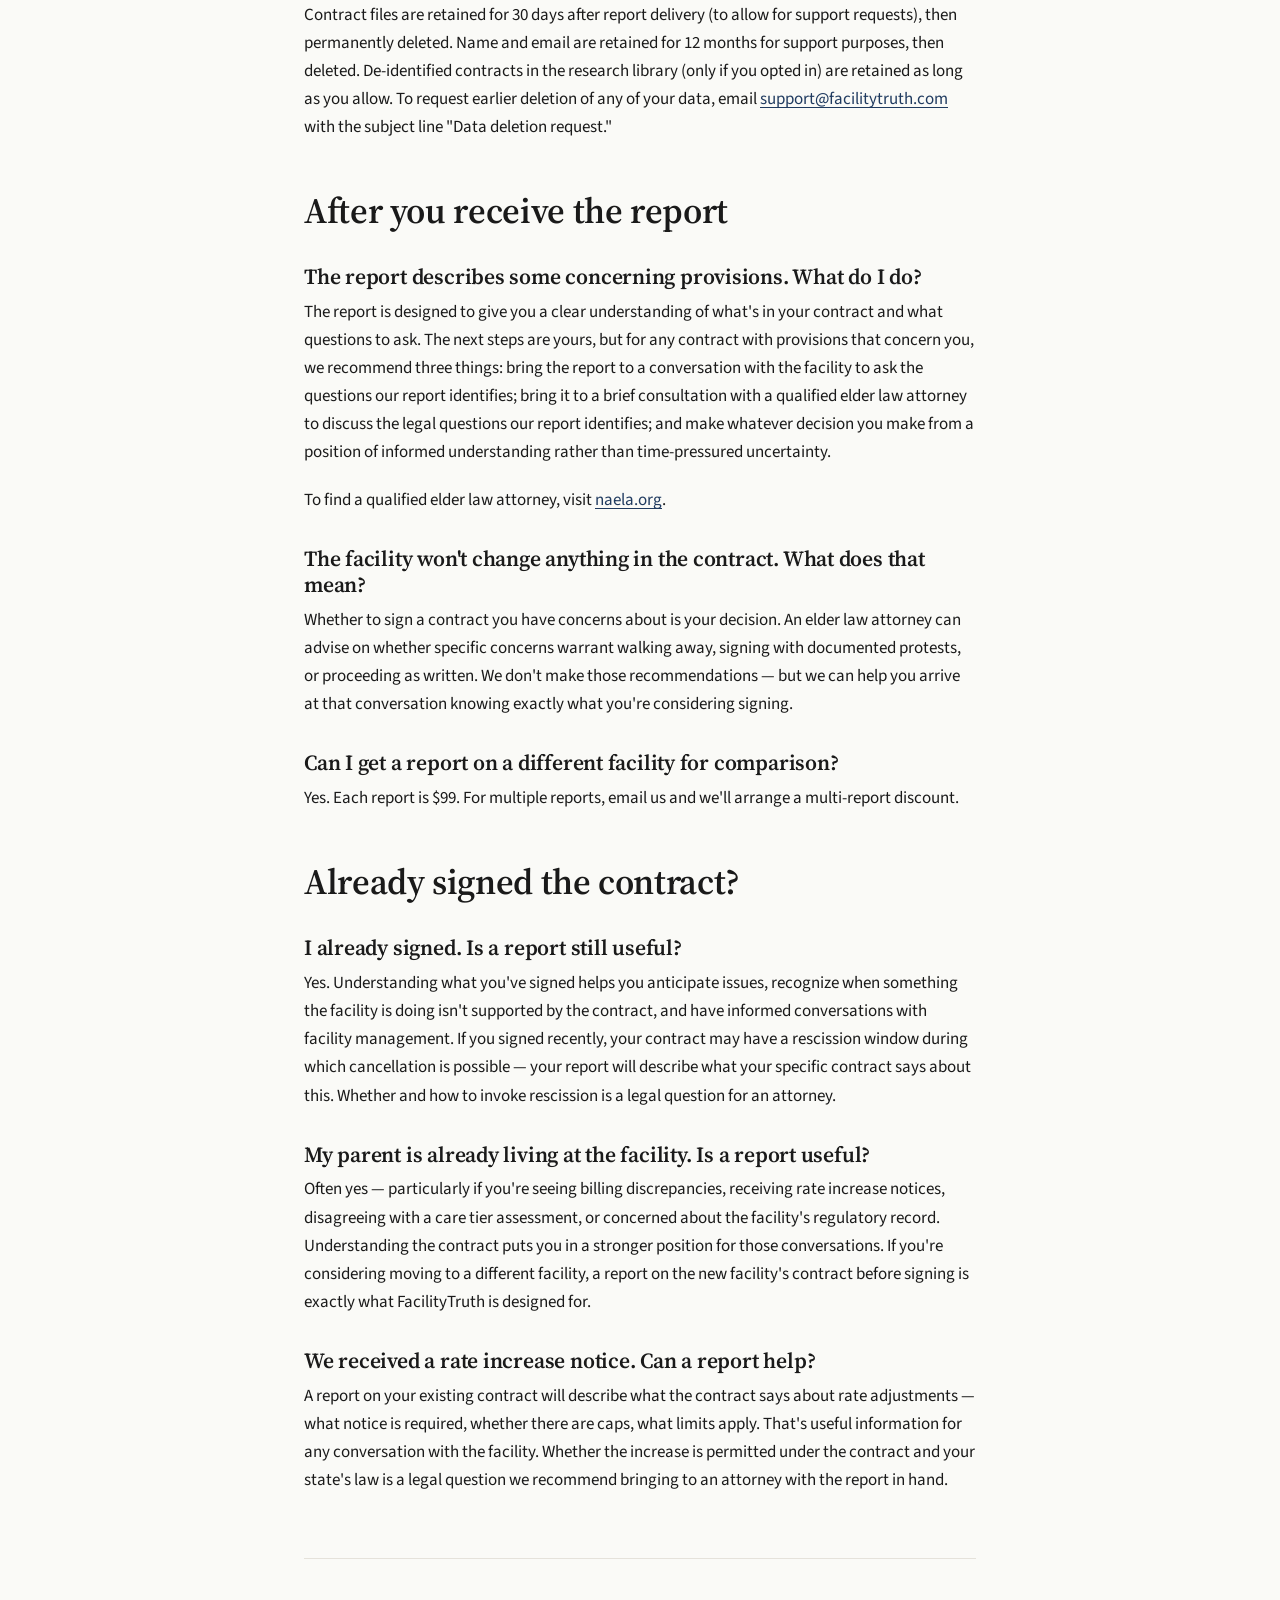
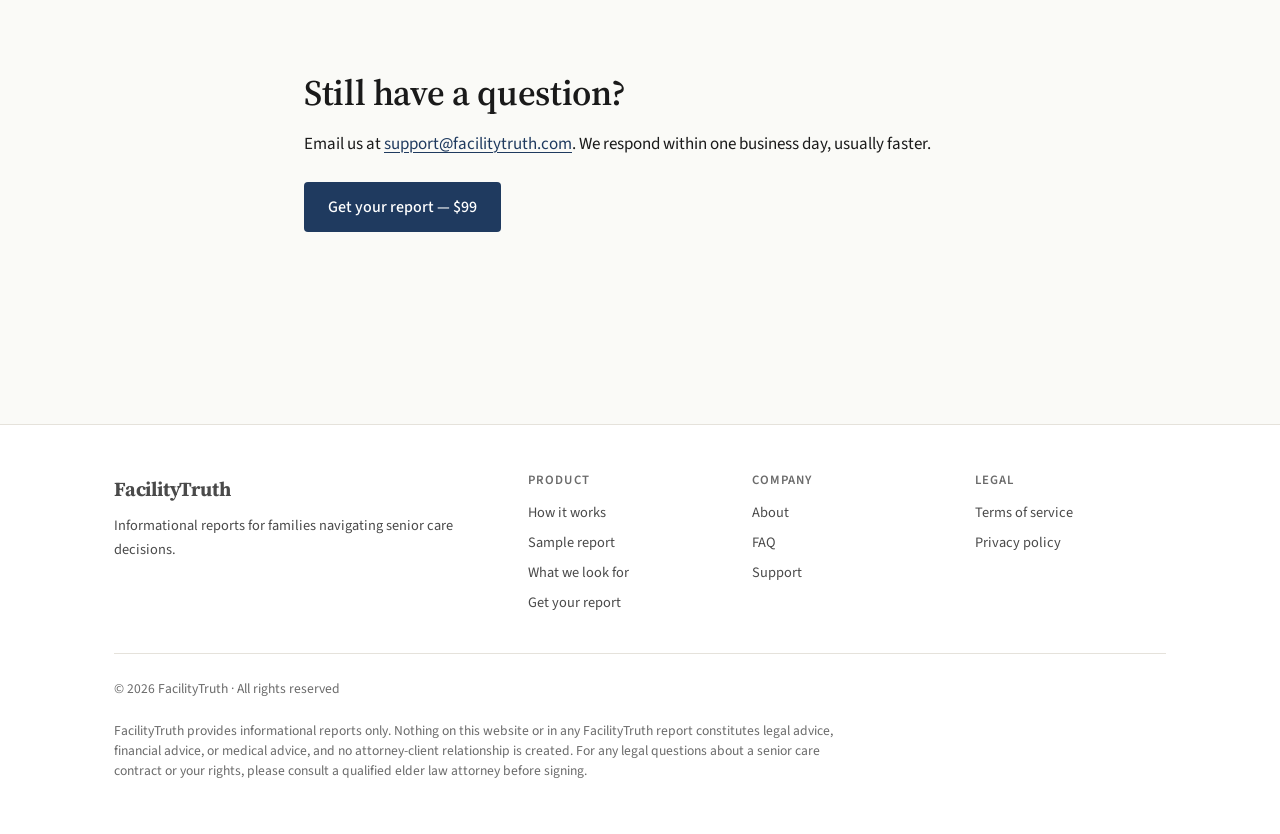
<file: faq.html>
<!DOCTYPE html>
<html lang="en">
<head>
  <meta charset="UTF-8">
  <meta name="viewport" content="width=device-width, initial-scale=1.0">
  <title>Frequently Asked Questions — FacilityTruth</title>
  <meta name="description" content="Answers to common questions about FacilityTruth informational reports — what's included, how the service works, our legal positioning, and privacy.">
  <link rel="stylesheet" href="styles.css">
  <link rel="preconnect" href="https://fonts.googleapis.com">
  <link rel="preconnect" href="https://fonts.gstatic.com" crossorigin>
  <link href="https://fonts.googleapis.com/css2?family=Source+Sans+3:wght@400;500;600;700&family=Source+Serif+4:ital,opt,wght@0,8..60,400;0,8..60,600;0,8..60,700;1,8..60,400&display=swap" rel="stylesheet">
</head>
<body>

<header class="site-header">
  <div class="container">
    <a href="/" class="brand">FacilityTruth</a>
    <nav>
      <ul>
        <li><a href="/how-it-works.html">How it works</a></li>
        <li><a href="/red-flags.html">What we look for</a></li>
        <li><a href="/sample-report.html">Sample report</a></li>
        <li><a href="/faq.html">FAQ</a></li>
        <li><a href="/about.html">About</a></li>
        <li><a href="/#get-report" class="cta">Get your report</a></li>
      </ul>
    </nav>
  </div>
</header>

<main>
  <div class="reading-container">
    <p class="eyebrow">FAQ</p>
    <h1>Frequently asked questions</h1>
    <p class="hero-subtitle">Common questions about our reports, the service, and our limitations. If your question isn't answered here, email us at <a href="mailto:support@facilitytruth.com">support@facilitytruth.com</a>.</p>

    <div class="toc">
      <h4>Jump to</h4>
      <ul>
        <li><a href="#about-report">About the report</a></li>
        <li><a href="#legal">Legal positioning</a></li>
        <li><a href="#uploading">Uploading your contract</a></li>
        <li><a href="#facility-data">Facility data</a></li>
        <li><a href="#payment">Payment & pricing</a></li>
        <li><a href="#privacy">Privacy & data handling</a></li>
        <li><a href="#after">After you receive it</a></li>
        <li><a href="#already-signed">Already signed?</a></li>
      </ul>
    </div>

    <h2 id="about-report">About the report</h2>

    <h3>What's in a FacilityTruth report?</h3>
    <p>Each report includes a contract overview, a clause-by-clause description of significant provisions in plain English (with citations to the article and section in your contract), industry context for each clause, federal Medicare facility data where applicable, state inspection citations where available, questions to consider asking the facility, questions to consider asking an attorney, and a resources section pointing you to qualified elder law attorneys and your state's long-term care ombudsman. See our <a href="/sample-report.html">sample report</a> for a complete example.</p>

    <h3>How long does the report take?</h3>
    <p>Most reports are delivered within 30 minutes of purchase. You'll receive a confirmation email when payment is processed. Longer contracts (over 30 pages) or large scanned files may take up to 15 minutes longer. If your report hasn't arrived within 60 minutes, check your spam folder, then email <a href="mailto:support@facilitytruth.com">support@facilitytruth.com</a>.</p>

    <h3>How accurate is the description?</h3>
    <p>Our descriptions are built on review of many real senior care contracts and identify clause patterns we commonly see. Each described clause is cited by article and section so you can find it in your contract and verify our description directly. We strongly encourage doing so. Facility data — Medicare ratings, inspection citations, staffing — comes from publicly available government databases, which we summarize in plain English with source links.</p>

    <div class="callout">
      <h4>What our reports are not</h4>
      <p>Our reports describe contract language and summarize publicly available data. They are not legal conclusions. Our descriptions reflect what we observe in many contracts — not legal determinations that any clause is enforceable, unenforceable, or actionable in your specific situation. For legal conclusions, consult an elder law attorney.</p>
    </div>

    <h3>Does the report cover memory care, CCRC, and skilled nursing contracts?</h3>
    <p>Yes. Our service covers assisted living agreements (including memory care additions), continuing care retirement community residency agreements, and skilled nursing facility contracts. Skilled nursing contracts have some structural differences from assisted living (the federal Nursing Home Reform Act adds resident protections), and our reports note where those differences are relevant. Memory care contracts in particular benefit from careful review because the resident's ability to advocate for themselves may be limited.</p>

    <h3>Can I share the report with other family members?</h3>
    <p>Yes. The PDF is yours to share with siblings, other family members, a financial advisor, or — importantly — an elder law attorney. Many families find that the report is most useful as a shared reference for family discussions and as a starting point for a conversation with an attorney.</p>

    <h2 id="legal">Legal positioning</h2>

    <h3>Is this legal advice?</h3>
    <p><strong>No.</strong> FacilityTruth produces informational reports describing what contract language says and summarizing publicly available data. We do not interpret your legal rights, do not tell you what action to take, do not represent the opinion of a licensed attorney, and do not create an attorney-client relationship. For any legal question about your contract, your rights, or any specific course of action, we recommend consulting a qualified elder law attorney before signing.</p>

    <h3>What's the difference between FacilityTruth and an elder law attorney?</h3>
    <p>An elder law attorney provides legal advice, can interpret your specific rights under your state's laws, can negotiate on your behalf, and can represent you in disputes. A consultation typically costs $300–$500 and requires scheduling. Their work is legal in nature and creates an attorney-client relationship.</p>
    <p>FacilityTruth produces an informational description of your contract and summarizes publicly available facility data for $99, delivered in about 30 minutes. We do not provide legal advice and do not replace an attorney. The two are complementary: many families use FacilityTruth first to understand what's in the contract, then bring our report to a brief attorney consultation focused on the legal questions our report identifies.</p>

    <h3>Should I consult an elder law attorney before signing?</h3>
    <p>For any senior care contract, we strongly recommend consulting a qualified elder law attorney before signing. Our reports are designed to make that consultation more efficient by giving you a clear understanding of what's in the document and what questions to bring. They are not designed to replace it.</p>
    <p>To find a qualified elder law attorney, the National Academy of Elder Law Attorneys maintains a directory at <a href="https://www.naela.org" target="_blank" rel="noopener">naela.org</a>.</p>

    <h3>Can a facility take action against me for getting a report?</h3>
    <p>You have the right to read, understand, and seek information about any document you're being asked to sign. We do not notify facilities that a report has been requested and we do not contact facilities on your behalf for any reason.</p>

    <h2 id="uploading">Uploading your contract</h2>

    <h3>What file formats do you accept?</h3>
    <p>PDF files and image files (JPG, PNG). If you have a digital PDF of the contract, upload that — it will produce the best results. If you only have a paper copy, scan it using your phone's built-in document scanner. We do not currently accept Word documents — please export to PDF first.</p>

    <h3>What if my scan quality is poor?</h3>
    <p>Standard contracts scanned in reasonable lighting process reliably. If a section is genuinely unreadable, our system will note that section in your report and flag it for your attention. For best results, lay each page flat in good lighting and use your phone's document scanner mode (which auto-corrects perspective) rather than the standard camera. If you're concerned about quality, email a sample page to support before purchasing.</p>

    <h3>Should I upload all exhibits and addenda?</h3>
    <p>Yes — please upload everything. Significant clauses often appear in exhibits rather than the main agreement. Arbitration provisions, fee schedules, and rules addenda are commonly attached as separate exhibits. If your contract was provided as separate documents, combine them into a single PDF or upload as multiple image files.</p>

    <h3>Do I need to remove personal information before uploading?</h3>
    <p>No, and we recommend against it. Redacting personal details before upload risks removing context the description needs (responsible-party designations, signature blocks, dates that affect rescission calculations, addresses that determine which state's regulations apply). Your contract is processed by our automated system, treated as confidential, and permanently deleted within 30 days of report delivery. See <a href="/privacy.html">our Privacy Policy</a> for full details on PII handling.</p>

    <h2 id="facility-data">Facility data</h2>

    <h3>Where does facility data come from?</h3>
    <p>Federal data — star ratings, staffing data, quality measures, federal penalty history — comes from Medicare's Care Compare database, maintained by the Centers for Medicare and Medicaid Services. State inspection citation summaries come from each state's health department inspection records. Both sources are publicly available; we retrieve, summarize, and provide source links so you can verify directly.</p>

    <h3>What if my facility isn't in the Medicare database?</h3>
    <p>Some facilities — particularly newer ones or those that don't accept Medicare patients — are not in the Care Compare database. If that's the case, your report will still include the full contract description and any available state inspection data. We'll note clearly which data was and wasn't available, and explain why. A facility not being in the Medicare database is not necessarily a problem — many high-quality private-pay facilities operate this way — but it does mean less publicly available oversight data exists.</p>

    <h3>Which states are covered for assisted living reports?</h3>
    <p>At launch, our assisted living service is available in California, Florida, Georgia, Illinois, Michigan, New York, North Carolina, Ohio, Pennsylvania, and Texas. Additional states will be added on a rolling basis. Skilled nursing reports are available nationwide.</p>

    <h3>How current is the data?</h3>
    <p>Medicare's Care Compare data is updated quarterly by CMS. State inspection records are updated as surveys are completed and published, typically within 30–60 days. Each report notes the date the data was retrieved.</p>

    <h2 id="payment">Payment and pricing</h2>

    <h3>Is this a one-time payment with no subscription?</h3>
    <p>Yes. $99, once, for one report. No subscription, no recurring charges, no account required. We do not charge cards again without explicit permission. Payment is processed by Stripe; we never see or store full card numbers.</p>

    <h3>What is your refund policy?</h3>
    <p>If your report is not delivered within 30 minutes of payment confirmation, or if it's materially incomplete due to a technical error on our end, we'll refund you in full. Email <a href="mailto:support@facilitytruth.com">support@facilitytruth.com</a> and we'll resolve it within one business day. Because reports are digital deliverables generated immediately, we generally do not offer refunds after a report has been successfully delivered. If you have concerns about accuracy or completeness, contact us and we'll review the issue.</p>

    <h3>Can I order reports for multiple facilities?</h3>
    <p>Yes — many families compare two or three facilities. Each report is $99 and covers one facility. If you're ordering multiple, email us at <a href="mailto:support@facilitytruth.com">support@facilitytruth.com</a> and we'll arrange a small multi-report discount.</p>

    <h3>Is payment secure?</h3>
    <p>Yes. Payment is processed entirely by Stripe, which holds PCI DSS Level 1 certification (the highest available standard). We never see your full card number, never store payment information, and have no access to your financial data beyond confirmation that payment was successful.</p>

    <h2 id="privacy">Privacy and data handling</h2>

    <h3>Who sees my contract?</h3>
    <p>Your contract is processed by our automated analysis system. No human at FacilityTruth reads your contract as part of the standard report process. If you contact us about a concern with your report, a team member may review the relevant section to assist you — but only with your knowledge and only to resolve your specific concern. Your contract is never shared with the facility, with attorneys, or with any third party for marketing purposes.</p>

    <h3>What about the personal information in my contract?</h3>
    <p>Senior care contracts typically contain personal information — names, addresses, dates of birth, and details of medical evaluations. We treat this information as confidential. We do not extract, index, or use names, addresses, or identifying details from your contract for any purpose other than generating your report. Your contract file is encrypted, accessible only to the automated analysis system (and to support staff if you specifically request help), and permanently deleted within 30 days of report delivery.</p>

    <h3>What is the optional research consent?</h3>
    <p>At intake, we ask whether you'd like to allow a <strong>de-identified version of your contract</strong> to be retained in our research library. The de-identification process automatically removes personal information from a copy of the contract before it enters the library. The library helps us recognize patterns across many contracts and improve future reports. Participation is optional and opt-in. <strong>You receive the same report regardless of your choice.</strong> Declining has no effect on price, delivery, or content. You can revoke consent and request deletion of your de-identified contract at any time by emailing support.</p>

    <h3>Does FacilityTruth contact the facility on my behalf?</h3>
    <p>Never. We do not contact, notify, or interact with facilities in any way on behalf of customers. The facility will have no knowledge that a report was ordered unless you tell them.</p>

    <h3>How long do you keep my data?</h3>
    <p>Contract files are retained for 30 days after report delivery (to allow for support requests), then permanently deleted. Name and email are retained for 12 months for support purposes, then deleted. De-identified contracts in the research library (only if you opted in) are retained as long as you allow. To request earlier deletion of any of your data, email <a href="mailto:support@facilitytruth.com">support@facilitytruth.com</a> with the subject line "Data deletion request."</p>

    <h2 id="after">After you receive the report</h2>

    <h3>The report describes some concerning provisions. What do I do?</h3>
    <p>The report is designed to give you a clear understanding of what's in your contract and what questions to ask. The next steps are yours, but for any contract with provisions that concern you, we recommend three things: bring the report to a conversation with the facility to ask the questions our report identifies; bring it to a brief consultation with a qualified elder law attorney to discuss the legal questions our report identifies; and make whatever decision you make from a position of informed understanding rather than time-pressured uncertainty.</p>
    <p>To find a qualified elder law attorney, visit <a href="https://www.naela.org" target="_blank" rel="noopener">naela.org</a>.</p>

    <h3>The facility won't change anything in the contract. What does that mean?</h3>
    <p>Whether to sign a contract you have concerns about is your decision. An elder law attorney can advise on whether specific concerns warrant walking away, signing with documented protests, or proceeding as written. We don't make those recommendations — but we can help you arrive at that conversation knowing exactly what you're considering signing.</p>

    <h3>Can I get a report on a different facility for comparison?</h3>
    <p>Yes. Each report is $99. For multiple reports, email us and we'll arrange a multi-report discount.</p>

    <h2 id="already-signed">Already signed the contract?</h2>

    <h3>I already signed. Is a report still useful?</h3>
    <p>Yes. Understanding what you've signed helps you anticipate issues, recognize when something the facility is doing isn't supported by the contract, and have informed conversations with facility management. If you signed recently, your contract may have a rescission window during which cancellation is possible — your report will describe what your specific contract says about this. Whether and how to invoke rescission is a legal question for an attorney.</p>

    <h3>My parent is already living at the facility. Is a report useful?</h3>
    <p>Often yes — particularly if you're seeing billing discrepancies, receiving rate increase notices, disagreeing with a care tier assessment, or concerned about the facility's regulatory record. Understanding the contract puts you in a stronger position for those conversations. If you're considering moving to a different facility, a report on the new facility's contract before signing is exactly what FacilityTruth is designed for.</p>

    <h3>We received a rate increase notice. Can a report help?</h3>
    <p>A report on your existing contract will describe what the contract says about rate adjustments — what notice is required, whether there are caps, what limits apply. That's useful information for any conversation with the facility. Whether the increase is permitted under the contract and your state's law is a legal question we recommend bringing to an attorney with the report in hand.</p>

    <div class="section-rule" style="margin-top: 4rem;">
      <h2>Still have a question?</h2>
      <p>Email us at <a href="mailto:support@facilitytruth.com">support@facilitytruth.com</a>. We respond within one business day, usually faster.</p>
      <p style="margin-top: 1.5rem;">
        <a href="/#get-report" class="btn btn-primary">Get your report — $99</a>
      </p>
    </div>
  </div>
</main>

<footer class="site-footer">
  <div class="container">
    <div class="footer-grid">
      <div>
        <a href="/" class="brand">FacilityTruth</a>
        <p class="text-small" style="margin-top: 0.5rem;">Informational reports for families navigating senior care decisions.</p>
      </div>
      <div>
        <h4>Product</h4>
        <ul>
          <li><a href="/how-it-works.html">How it works</a></li>
          <li><a href="/sample-report.html">Sample report</a></li>
          <li><a href="/red-flags.html">What we look for</a></li>
          <li><a href="/#get-report">Get your report</a></li>
        </ul>
      </div>
      <div>
        <h4>Company</h4>
        <ul>
          <li><a href="/about.html">About</a></li>
          <li><a href="/faq.html">FAQ</a></li>
          <li><a href="mailto:support@facilitytruth.com">Support</a></li>
        </ul>
      </div>
      <div>
        <h4>Legal</h4>
        <ul>
          <li><a href="/terms.html">Terms of service</a></li>
          <li><a href="/privacy.html">Privacy policy</a></li>
        </ul>
      </div>
    </div>
    <div class="footer-bottom">
      <p>© 2026 FacilityTruth · All rights reserved</p>
      <p class="footer-disclaimer">FacilityTruth provides informational reports only. Nothing on this website or in any FacilityTruth report constitutes legal advice, financial advice, or medical advice, and no attorney-client relationship is created. For any legal questions about a senior care contract or your rights, please consult a qualified elder law attorney before signing.</p>
    </div>
  </div>
</footer>

</body>
</html>
</file>
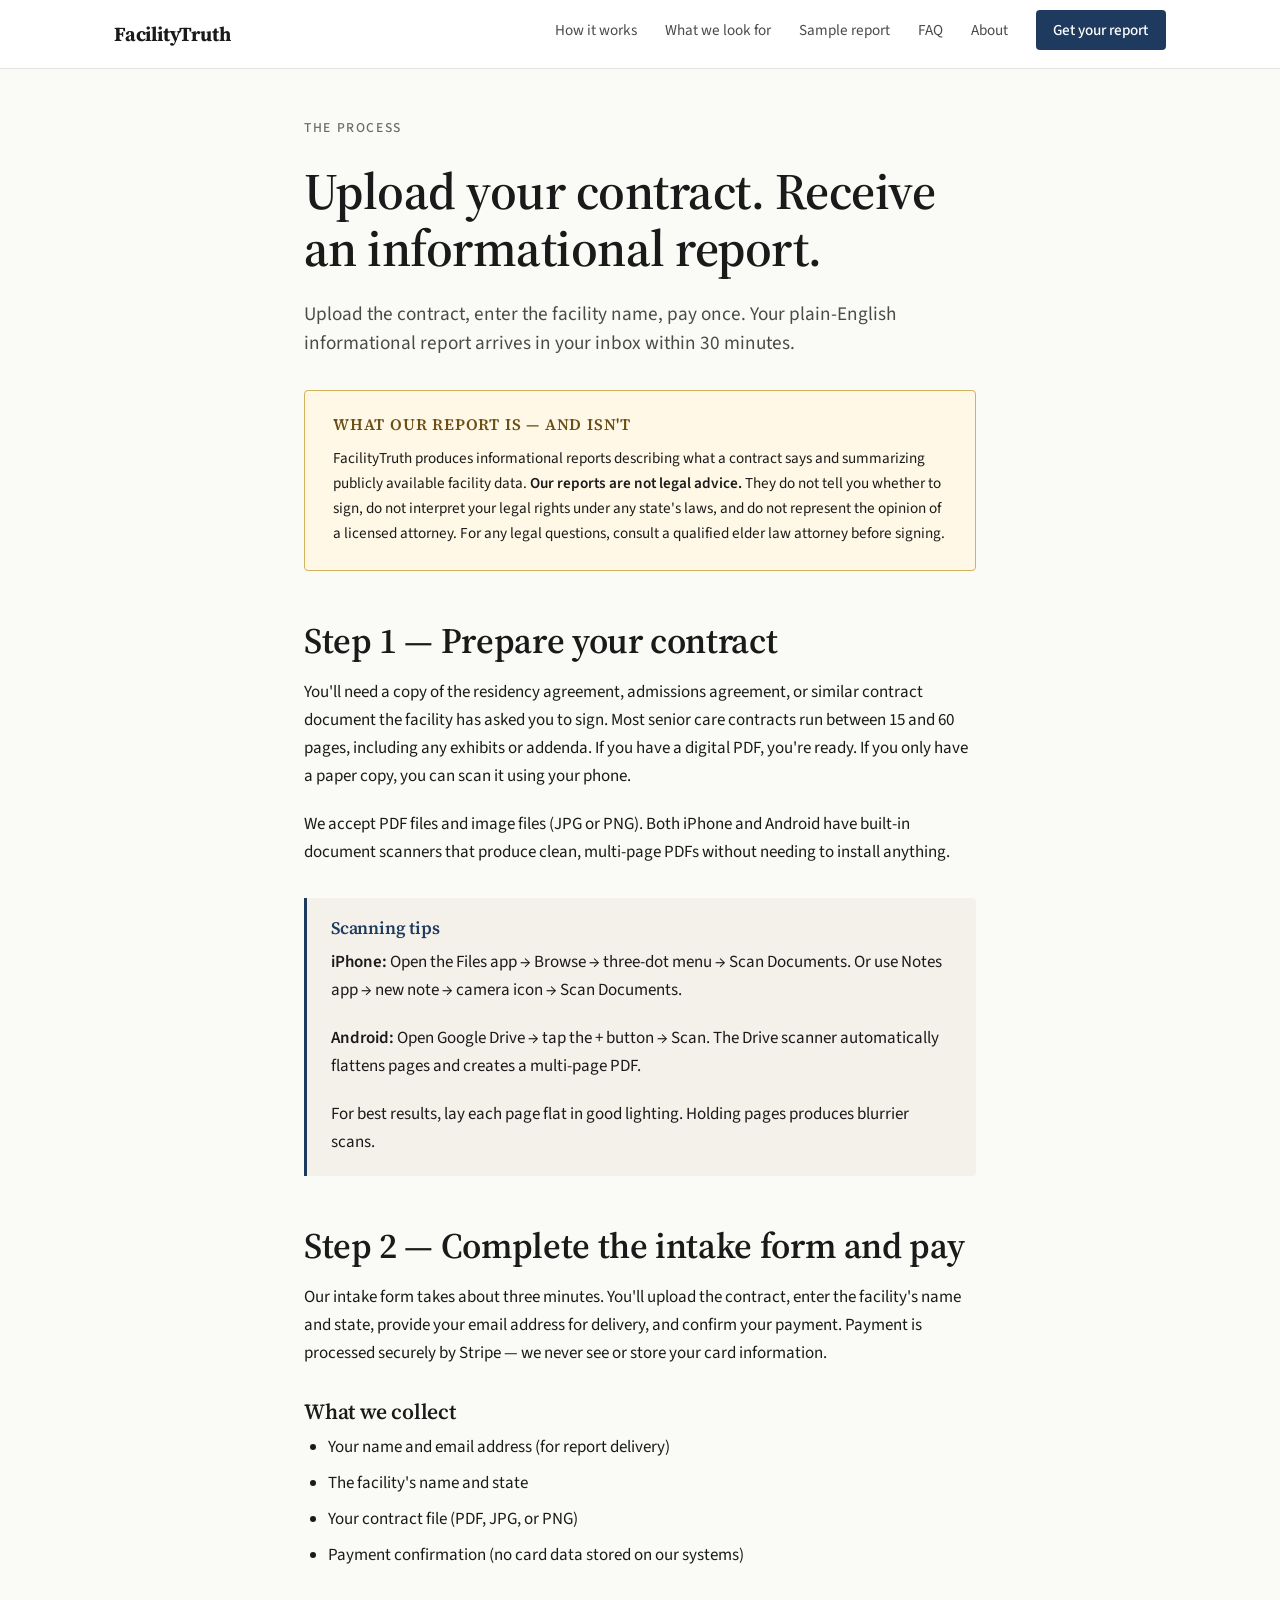
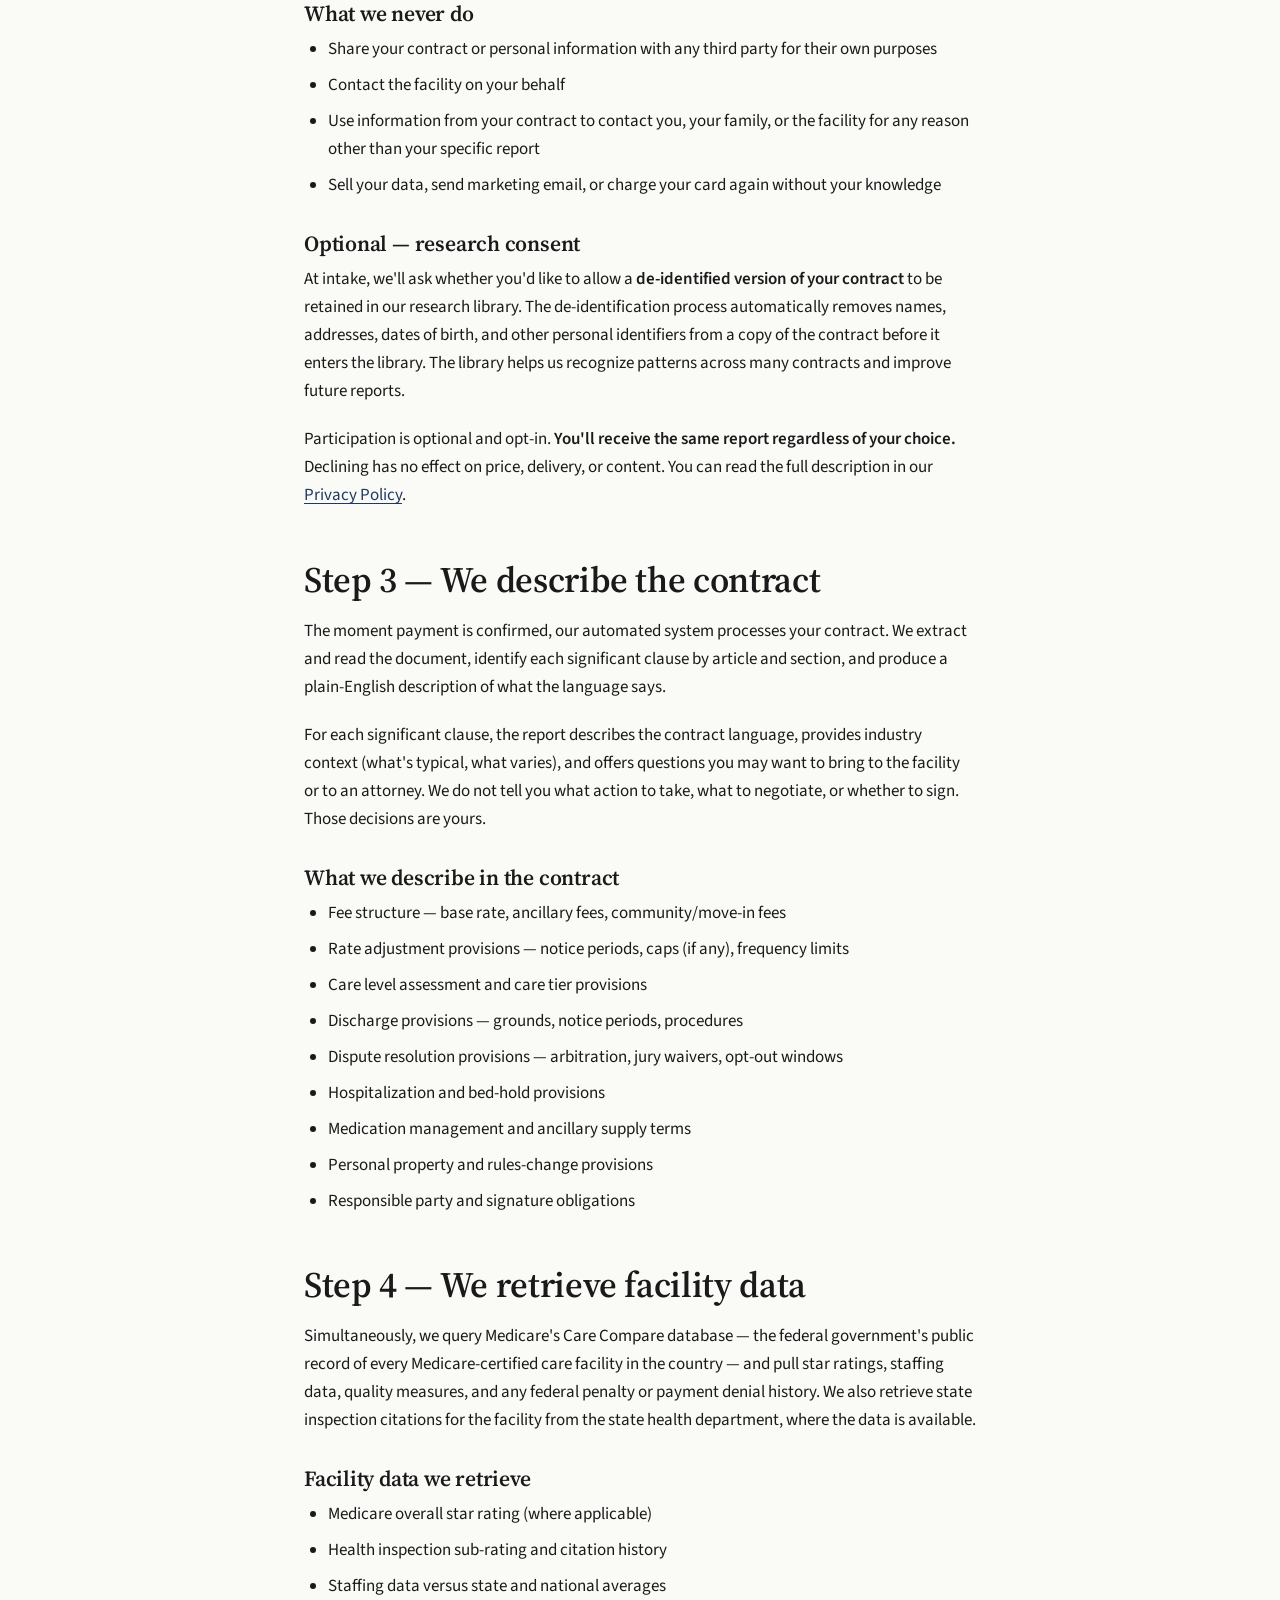
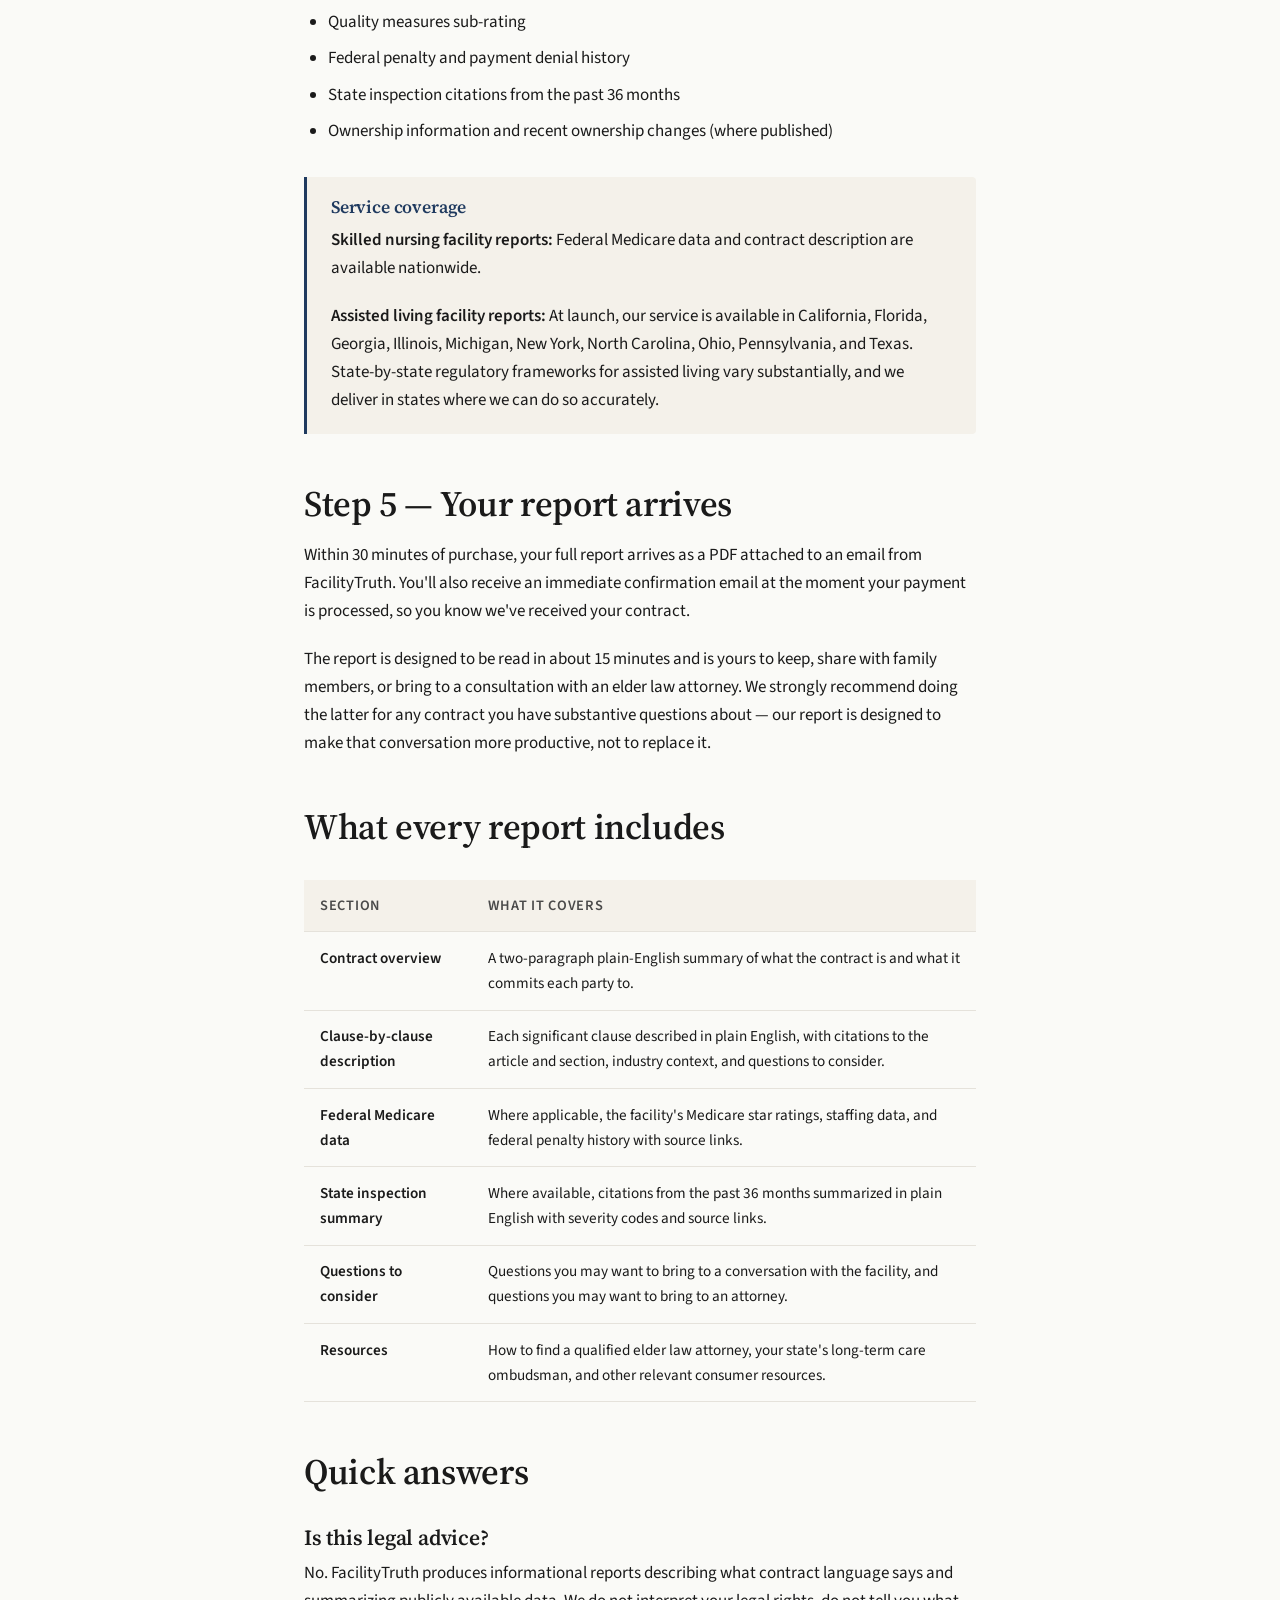
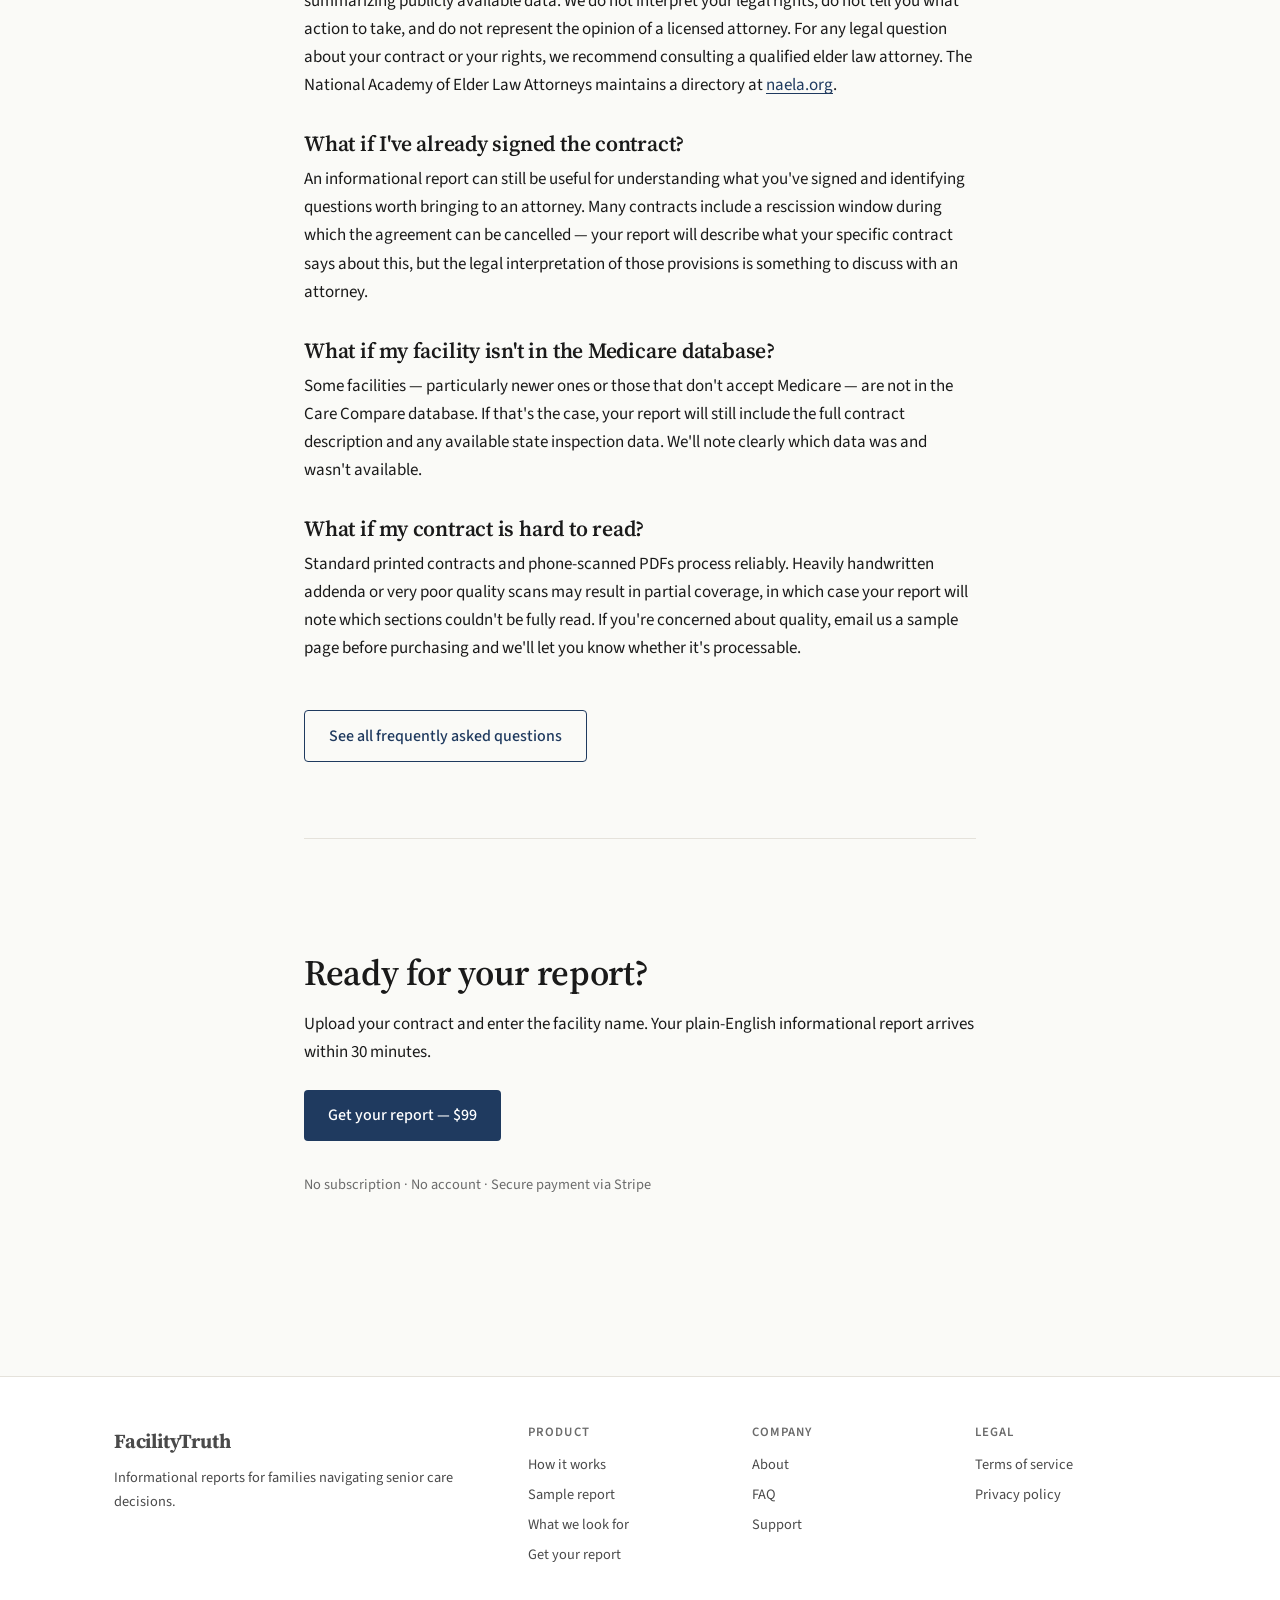
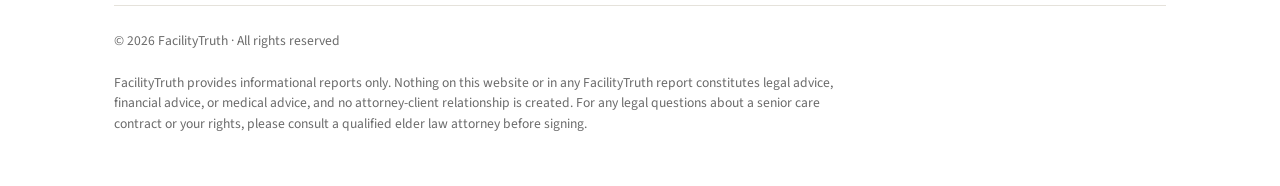
<file: how-it-works.html>
<!DOCTYPE html>
<html lang="en">
<head>
  <meta charset="UTF-8">
  <meta name="viewport" content="width=device-width, initial-scale=1.0">
  <title>How It Works — FacilityTruth</title>
  <meta name="description" content="How FacilityTruth produces informational reports on senior care contracts. Upload, pay, and receive a plain-English PDF report within 30 minutes.">
  <link rel="stylesheet" href="styles.css">
  <link rel="preconnect" href="https://fonts.googleapis.com">
  <link rel="preconnect" href="https://fonts.gstatic.com" crossorigin>
  <link href="https://fonts.googleapis.com/css2?family=Source+Sans+3:wght@400;500;600;700&family=Source+Serif+4:ital,opt,wght@0,8..60,400;0,8..60,600;0,8..60,700;1,8..60,400&display=swap" rel="stylesheet">
</head>
<body>

<header class="site-header">
  <div class="container">
    <a href="/" class="brand">FacilityTruth</a>
    <nav>
      <ul>
        <li><a href="/how-it-works.html">How it works</a></li>
        <li><a href="/red-flags.html">What we look for</a></li>
        <li><a href="/sample-report.html">Sample report</a></li>
        <li><a href="/faq.html">FAQ</a></li>
        <li><a href="/about.html">About</a></li>
        <li><a href="/#get-report" class="cta">Get your report</a></li>
      </ul>
    </nav>
  </div>
</header>

<main>
  <div class="reading-container">
    <p class="eyebrow">The process</p>
    <h1>Upload your contract. Receive an informational report.</h1>
    <p class="hero-subtitle">Upload the contract, enter the facility name, pay once. Your plain-English informational report arrives in your inbox within 30 minutes.</p>

    <div class="disclaimer-box">
      <h4>What our report is — and isn't</h4>
      <p>FacilityTruth produces informational reports describing what a contract says and summarizing publicly available facility data. <strong>Our reports are not legal advice.</strong> They do not tell you whether to sign, do not interpret your legal rights under any state's laws, and do not represent the opinion of a licensed attorney. For any legal questions, consult a qualified elder law attorney before signing.</p>
    </div>

    <h2>Step 1 — Prepare your contract</h2>
    <p>You'll need a copy of the residency agreement, admissions agreement, or similar contract document the facility has asked you to sign. Most senior care contracts run between 15 and 60 pages, including any exhibits or addenda. If you have a digital PDF, you're ready. If you only have a paper copy, you can scan it using your phone.</p>
    <p>We accept PDF files and image files (JPG or PNG). Both iPhone and Android have built-in document scanners that produce clean, multi-page PDFs without needing to install anything.</p>

    <div class="callout">
      <h4>Scanning tips</h4>
      <p><strong>iPhone:</strong> Open the Files app → Browse → three-dot menu → Scan Documents. Or use Notes app → new note → camera icon → Scan Documents.</p>
      <p><strong>Android:</strong> Open Google Drive → tap the + button → Scan. The Drive scanner automatically flattens pages and creates a multi-page PDF.</p>
      <p>For best results, lay each page flat in good lighting. Holding pages produces blurrier scans.</p>
    </div>

    <h2>Step 2 — Complete the intake form and pay</h2>
    <p>Our intake form takes about three minutes. You'll upload the contract, enter the facility's name and state, provide your email address for delivery, and confirm your payment. Payment is processed securely by Stripe — we never see or store your card information.</p>

    <h3>What we collect</h3>
    <ul>
      <li>Your name and email address (for report delivery)</li>
      <li>The facility's name and state</li>
      <li>Your contract file (PDF, JPG, or PNG)</li>
      <li>Payment confirmation (no card data stored on our systems)</li>
    </ul>

    <h3>What we never do</h3>
    <ul>
      <li>Share your contract or personal information with any third party for their own purposes</li>
      <li>Contact the facility on your behalf</li>
      <li>Use information from your contract to contact you, your family, or the facility for any reason other than your specific report</li>
      <li>Sell your data, send marketing email, or charge your card again without your knowledge</li>
    </ul>

    <h3>Optional — research consent</h3>
    <p>At intake, we'll ask whether you'd like to allow a <strong>de-identified version of your contract</strong> to be retained in our research library. The de-identification process automatically removes names, addresses, dates of birth, and other personal identifiers from a copy of the contract before it enters the library. The library helps us recognize patterns across many contracts and improve future reports.</p>
    <p>Participation is optional and opt-in. <strong>You'll receive the same report regardless of your choice.</strong> Declining has no effect on price, delivery, or content. You can read the full description in our <a href="/privacy.html">Privacy Policy</a>.</p>

    <h2>Step 3 — We describe the contract</h2>
    <p>The moment payment is confirmed, our automated system processes your contract. We extract and read the document, identify each significant clause by article and section, and produce a plain-English description of what the language says.</p>
    <p>For each significant clause, the report describes the contract language, provides industry context (what's typical, what varies), and offers questions you may want to bring to the facility or to an attorney. We do not tell you what action to take, what to negotiate, or whether to sign. Those decisions are yours.</p>

    <h3>What we describe in the contract</h3>
    <ul>
      <li>Fee structure — base rate, ancillary fees, community/move-in fees</li>
      <li>Rate adjustment provisions — notice periods, caps (if any), frequency limits</li>
      <li>Care level assessment and care tier provisions</li>
      <li>Discharge provisions — grounds, notice periods, procedures</li>
      <li>Dispute resolution provisions — arbitration, jury waivers, opt-out windows</li>
      <li>Hospitalization and bed-hold provisions</li>
      <li>Medication management and ancillary supply terms</li>
      <li>Personal property and rules-change provisions</li>
      <li>Responsible party and signature obligations</li>
    </ul>

    <h2>Step 4 — We retrieve facility data</h2>
    <p>Simultaneously, we query Medicare's Care Compare database — the federal government's public record of every Medicare-certified care facility in the country — and pull star ratings, staffing data, quality measures, and any federal penalty or payment denial history. We also retrieve state inspection citations for the facility from the state health department, where the data is available.</p>

    <h3>Facility data we retrieve</h3>
    <ul>
      <li>Medicare overall star rating (where applicable)</li>
      <li>Health inspection sub-rating and citation history</li>
      <li>Staffing data versus state and national averages</li>
      <li>Quality measures sub-rating</li>
      <li>Federal penalty and payment denial history</li>
      <li>State inspection citations from the past 36 months</li>
      <li>Ownership information and recent ownership changes (where published)</li>
    </ul>

    <div class="callout">
      <h4>Service coverage</h4>
      <p><strong>Skilled nursing facility reports:</strong> Federal Medicare data and contract description are available nationwide.</p>
      <p><strong>Assisted living facility reports:</strong> At launch, our service is available in California, Florida, Georgia, Illinois, Michigan, New York, North Carolina, Ohio, Pennsylvania, and Texas. State-by-state regulatory frameworks for assisted living vary substantially, and we deliver in states where we can do so accurately.</p>
    </div>

    <h2>Step 5 — Your report arrives</h2>
    <p>Within 30 minutes of purchase, your full report arrives as a PDF attached to an email from FacilityTruth. You'll also receive an immediate confirmation email at the moment your payment is processed, so you know we've received your contract.</p>
    <p>The report is designed to be read in about 15 minutes and is yours to keep, share with family members, or bring to a consultation with an elder law attorney. We strongly recommend doing the latter for any contract you have substantive questions about — our report is designed to make that conversation more productive, not to replace it.</p>

    <h2>What every report includes</h2>
    <table>
      <thead>
        <tr>
          <th>Section</th>
          <th>What it covers</th>
        </tr>
      </thead>
      <tbody>
        <tr>
          <td><strong>Contract overview</strong></td>
          <td>A two-paragraph plain-English summary of what the contract is and what it commits each party to.</td>
        </tr>
        <tr>
          <td><strong>Clause-by-clause description</strong></td>
          <td>Each significant clause described in plain English, with citations to the article and section, industry context, and questions to consider.</td>
        </tr>
        <tr>
          <td><strong>Federal Medicare data</strong></td>
          <td>Where applicable, the facility's Medicare star ratings, staffing data, and federal penalty history with source links.</td>
        </tr>
        <tr>
          <td><strong>State inspection summary</strong></td>
          <td>Where available, citations from the past 36 months summarized in plain English with severity codes and source links.</td>
        </tr>
        <tr>
          <td><strong>Questions to consider</strong></td>
          <td>Questions you may want to bring to a conversation with the facility, and questions you may want to bring to an attorney.</td>
        </tr>
        <tr>
          <td><strong>Resources</strong></td>
          <td>How to find a qualified elder law attorney, your state's long-term care ombudsman, and other relevant consumer resources.</td>
        </tr>
      </tbody>
    </table>

    <h2>Quick answers</h2>

    <h3>Is this legal advice?</h3>
    <p>No. FacilityTruth produces informational reports describing what contract language says and summarizing publicly available data. We do not interpret your legal rights, do not tell you what action to take, and do not represent the opinion of a licensed attorney. For any legal question about your contract or your rights, we recommend consulting a qualified elder law attorney. The National Academy of Elder Law Attorneys maintains a directory at <a href="https://www.naela.org" target="_blank" rel="noopener">naela.org</a>.</p>

    <h3>What if I've already signed the contract?</h3>
    <p>An informational report can still be useful for understanding what you've signed and identifying questions worth bringing to an attorney. Many contracts include a rescission window during which the agreement can be cancelled — your report will describe what your specific contract says about this, but the legal interpretation of those provisions is something to discuss with an attorney.</p>

    <h3>What if my facility isn't in the Medicare database?</h3>
    <p>Some facilities — particularly newer ones or those that don't accept Medicare — are not in the Care Compare database. If that's the case, your report will still include the full contract description and any available state inspection data. We'll note clearly which data was and wasn't available.</p>

    <h3>What if my contract is hard to read?</h3>
    <p>Standard printed contracts and phone-scanned PDFs process reliably. Heavily handwritten addenda or very poor quality scans may result in partial coverage, in which case your report will note which sections couldn't be fully read. If you're concerned about quality, email us a sample page before purchasing and we'll let you know whether it's processable.</p>

    <p style="margin-top: 3rem;"><a href="/faq.html" class="btn btn-secondary">See all frequently asked questions</a></p>

    <div class="section-rule" style="margin-top: 4rem;">
      <h2>Ready for your report?</h2>
      <p>Upload your contract and enter the facility name. Your plain-English informational report arrives within 30 minutes.</p>
      <p style="margin-top: 1.5rem;">
        <a href="/#get-report" class="btn btn-primary">Get your report — $99</a>
      </p>
      <p class="text-muted text-small">No subscription · No account · Secure payment via Stripe</p>
    </div>
  </div>
</main>

<footer class="site-footer">
  <div class="container">
    <div class="footer-grid">
      <div>
        <a href="/" class="brand">FacilityTruth</a>
        <p class="text-small" style="margin-top: 0.5rem;">Informational reports for families navigating senior care decisions.</p>
      </div>
      <div>
        <h4>Product</h4>
        <ul>
          <li><a href="/how-it-works.html">How it works</a></li>
          <li><a href="/sample-report.html">Sample report</a></li>
          <li><a href="/red-flags.html">What we look for</a></li>
          <li><a href="/#get-report">Get your report</a></li>
        </ul>
      </div>
      <div>
        <h4>Company</h4>
        <ul>
          <li><a href="/about.html">About</a></li>
          <li><a href="/faq.html">FAQ</a></li>
          <li><a href="mailto:support@facilitytruth.com">Support</a></li>
        </ul>
      </div>
      <div>
        <h4>Legal</h4>
        <ul>
          <li><a href="/terms.html">Terms of service</a></li>
          <li><a href="/privacy.html">Privacy policy</a></li>
        </ul>
      </div>
    </div>
    <div class="footer-bottom">
      <p>© 2026 FacilityTruth · All rights reserved</p>
      <p class="footer-disclaimer">FacilityTruth provides informational reports only. Nothing on this website or in any FacilityTruth report constitutes legal advice, financial advice, or medical advice, and no attorney-client relationship is created. For any legal questions about a senior care contract or your rights, please consult a qualified elder law attorney before signing.</p>
    </div>
  </div>
</footer>

</body>
</html>
</file>
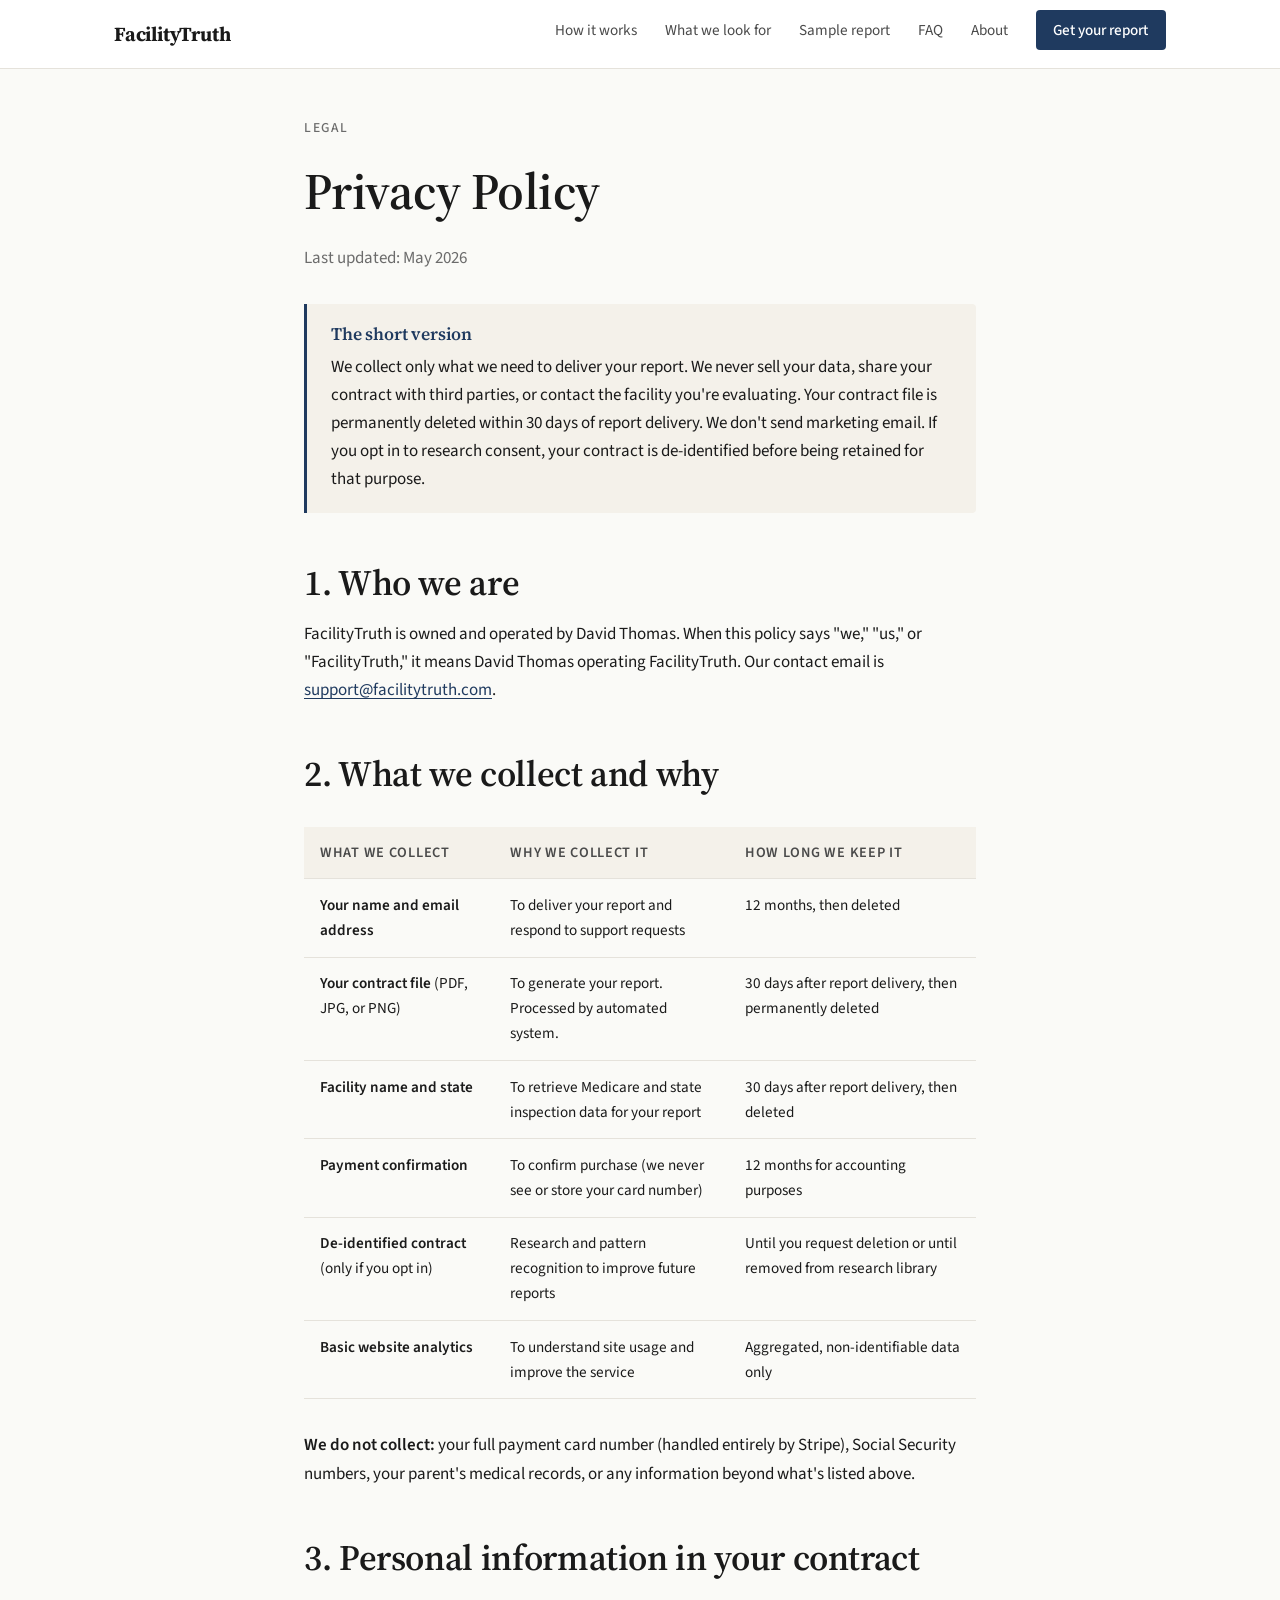
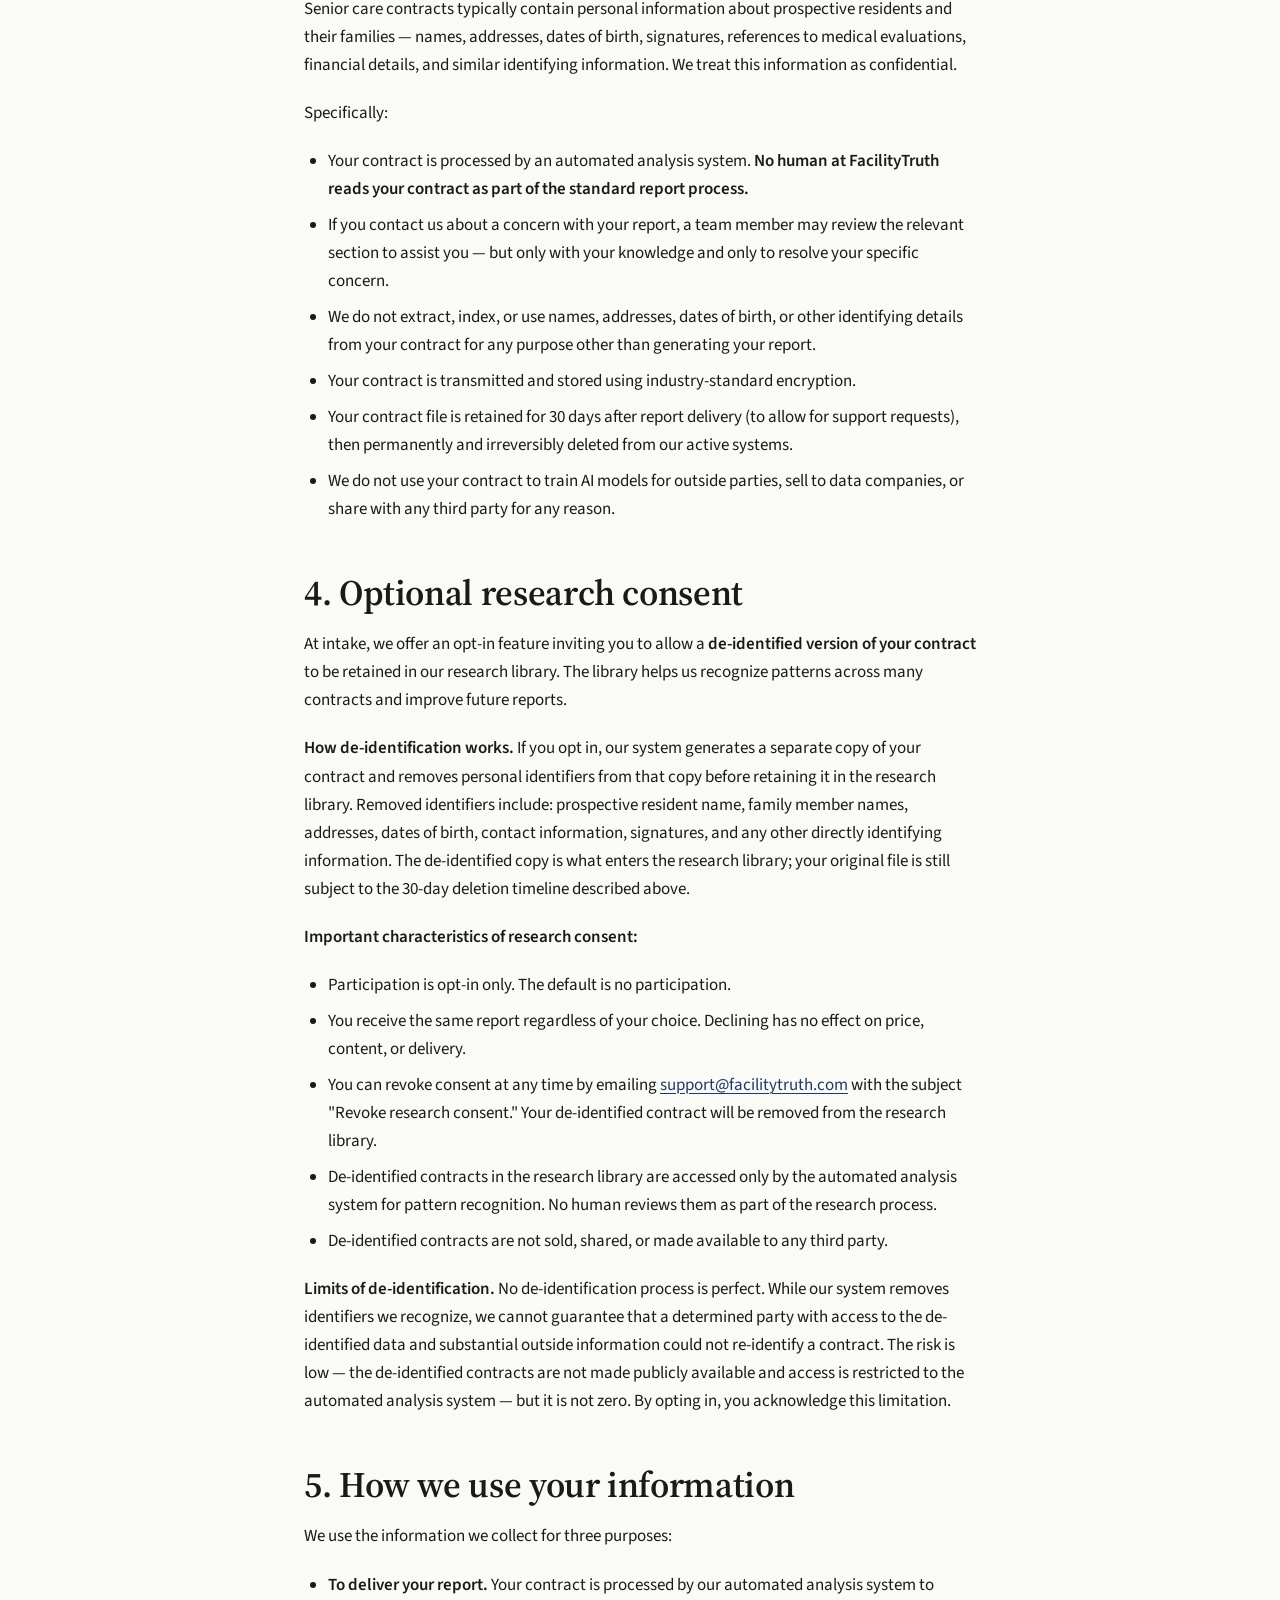
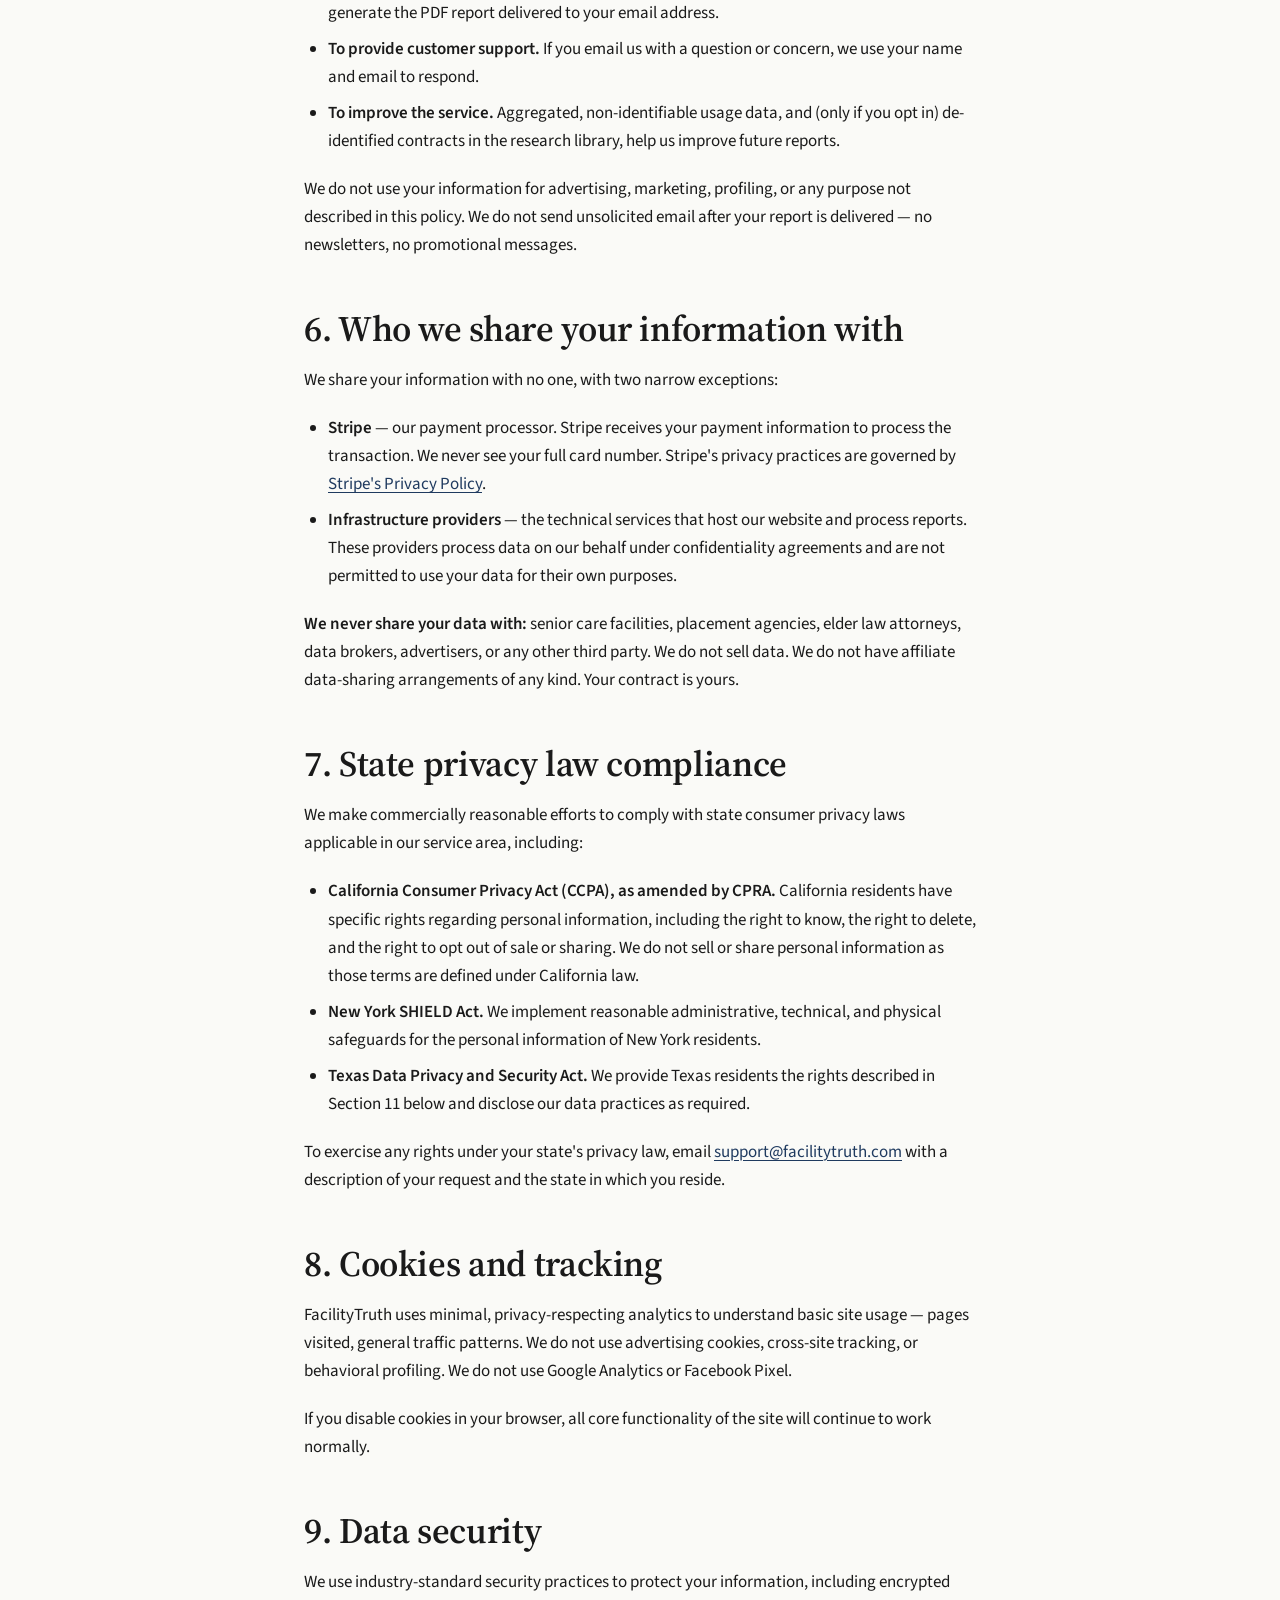
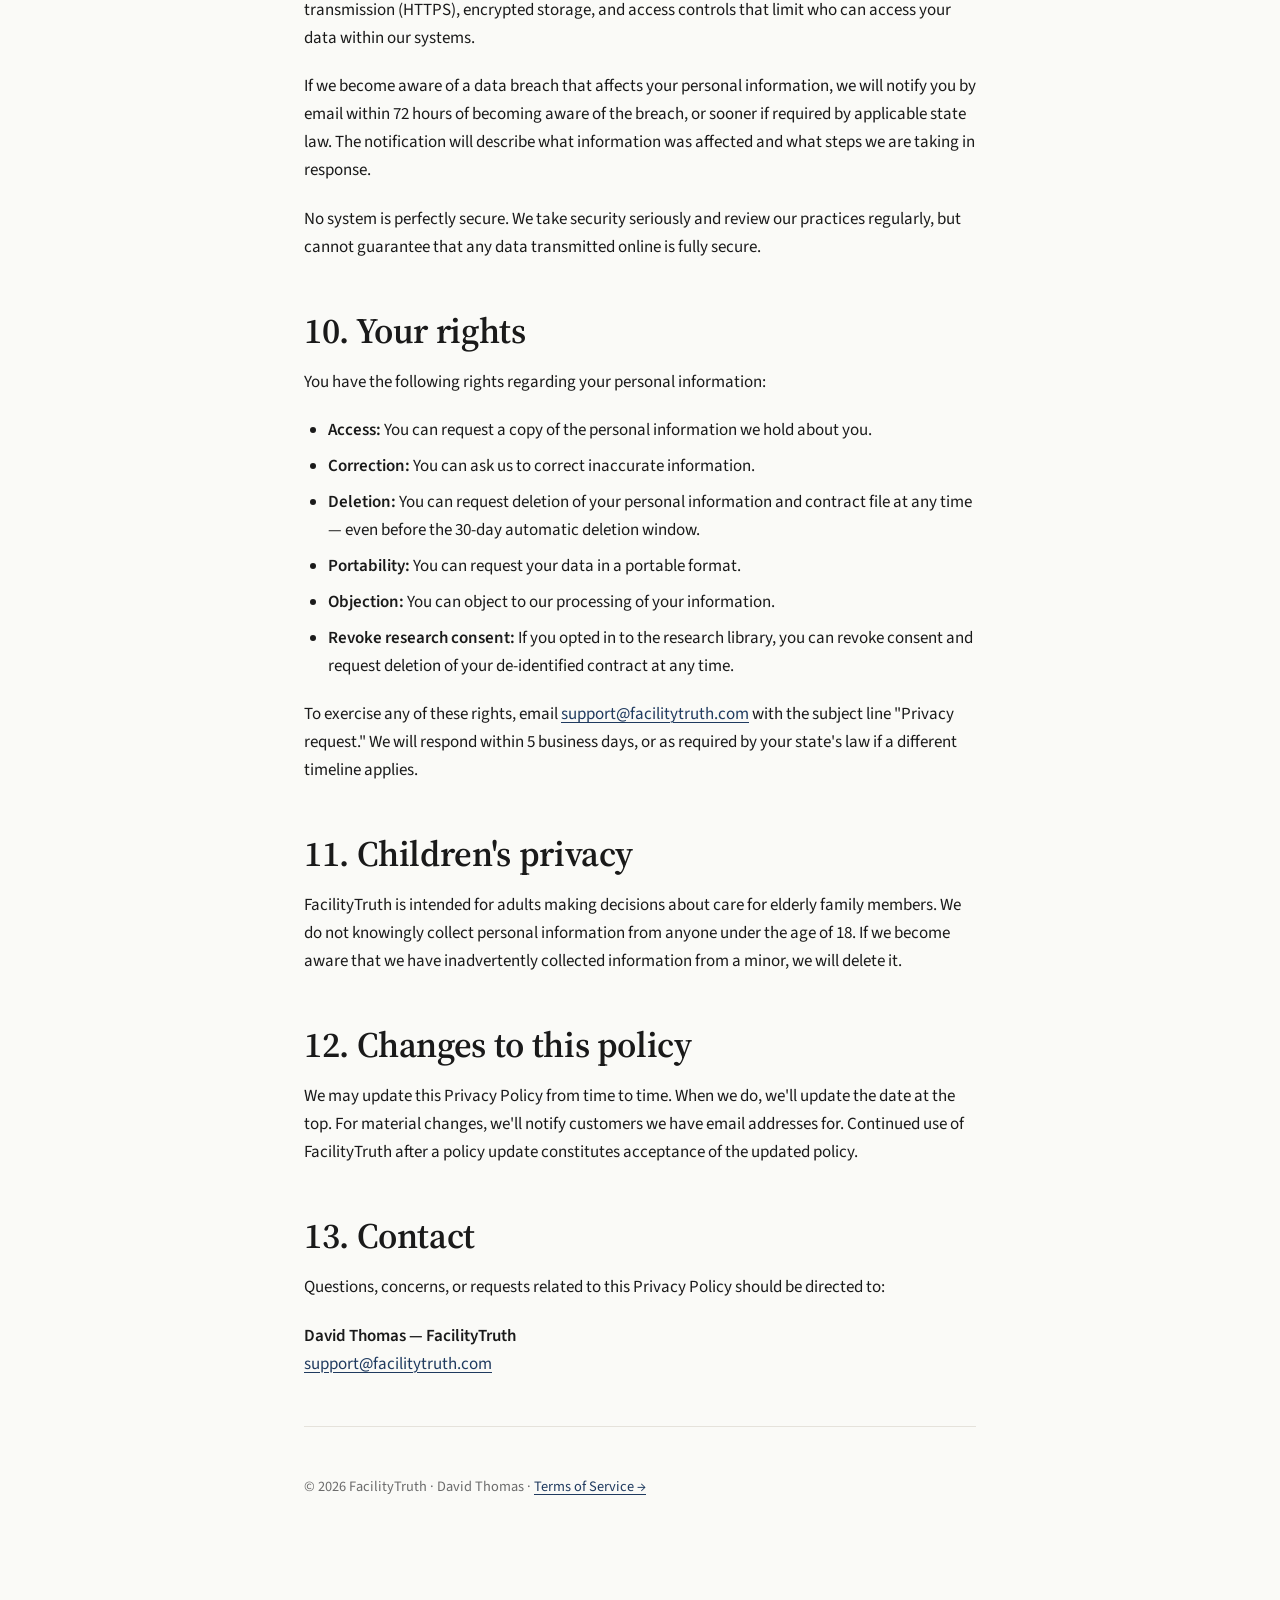
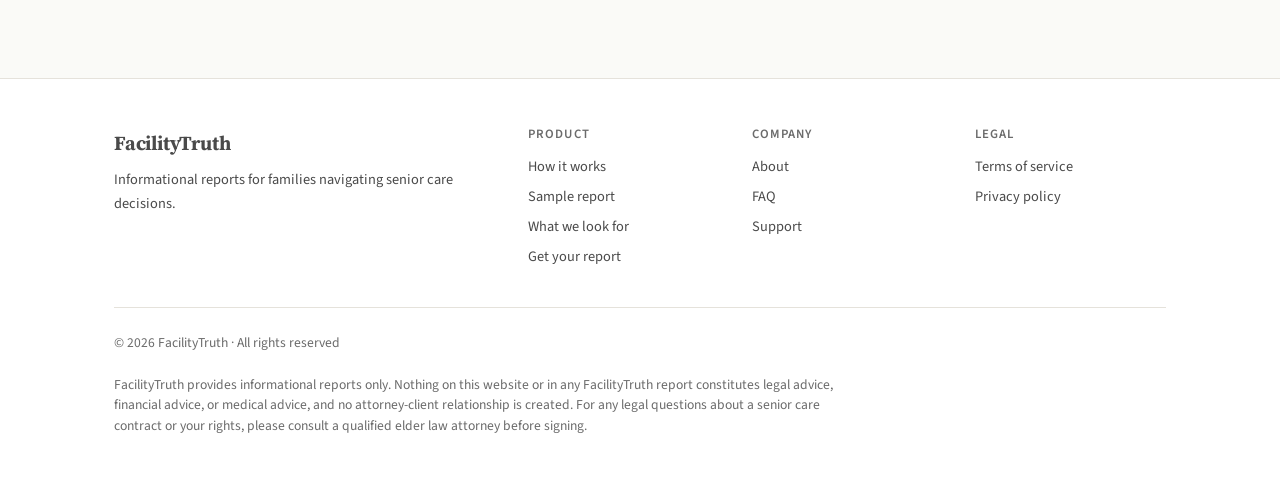
<file: privacy.html>
<!DOCTYPE html>
<html lang="en">
<head>
  <meta charset="UTF-8">
  <meta name="viewport" content="width=device-width, initial-scale=1.0">
  <title>Privacy Policy — FacilityTruth</title>
  <meta name="description" content="FacilityTruth Privacy Policy. What we collect, how we handle personal information in your contract, and your rights.">
  <link rel="stylesheet" href="styles.css">
  <link rel="preconnect" href="https://fonts.googleapis.com">
  <link rel="preconnect" href="https://fonts.gstatic.com" crossorigin>
  <link href="https://fonts.googleapis.com/css2?family=Source+Sans+3:wght@400;500;600;700&family=Source+Serif+4:ital,opt,wght@0,8..60,400;0,8..60,600;0,8..60,700;1,8..60,400&display=swap" rel="stylesheet">
</head>
<body>

<header class="site-header">
  <div class="container">
    <a href="/" class="brand">FacilityTruth</a>
    <nav>
      <ul>
        <li><a href="/how-it-works.html">How it works</a></li>
        <li><a href="/red-flags.html">What we look for</a></li>
        <li><a href="/sample-report.html">Sample report</a></li>
        <li><a href="/faq.html">FAQ</a></li>
        <li><a href="/about.html">About</a></li>
        <li><a href="/#get-report" class="cta">Get your report</a></li>
      </ul>
    </nav>
  </div>
</header>

<main>
  <div class="reading-container">
    <p class="eyebrow">Legal</p>
    <h1>Privacy Policy</h1>
    <p class="text-muted">Last updated: May 2026</p>

    <div class="callout">
      <h4>The short version</h4>
      <p>We collect only what we need to deliver your report. We never sell your data, share your contract with third parties, or contact the facility you're evaluating. Your contract file is permanently deleted within 30 days of report delivery. We don't send marketing email. If you opt in to research consent, your contract is de-identified before being retained for that purpose.</p>
    </div>

    <h2>1. Who we are</h2>
    <p>FacilityTruth is owned and operated by David Thomas. When this policy says "we," "us," or "FacilityTruth," it means David Thomas operating FacilityTruth. Our contact email is <a href="mailto:support@facilitytruth.com">support@facilitytruth.com</a>.</p>

    <h2>2. What we collect and why</h2>
    <table>
      <thead>
        <tr>
          <th>What we collect</th>
          <th>Why we collect it</th>
          <th>How long we keep it</th>
        </tr>
      </thead>
      <tbody>
        <tr>
          <td><strong>Your name and email address</strong></td>
          <td>To deliver your report and respond to support requests</td>
          <td>12 months, then deleted</td>
        </tr>
        <tr>
          <td><strong>Your contract file</strong> (PDF, JPG, or PNG)</td>
          <td>To generate your report. Processed by automated system.</td>
          <td>30 days after report delivery, then permanently deleted</td>
        </tr>
        <tr>
          <td><strong>Facility name and state</strong></td>
          <td>To retrieve Medicare and state inspection data for your report</td>
          <td>30 days after report delivery, then deleted</td>
        </tr>
        <tr>
          <td><strong>Payment confirmation</strong></td>
          <td>To confirm purchase (we never see or store your card number)</td>
          <td>12 months for accounting purposes</td>
        </tr>
        <tr>
          <td><strong>De-identified contract</strong> (only if you opt in)</td>
          <td>Research and pattern recognition to improve future reports</td>
          <td>Until you request deletion or until removed from research library</td>
        </tr>
        <tr>
          <td><strong>Basic website analytics</strong></td>
          <td>To understand site usage and improve the service</td>
          <td>Aggregated, non-identifiable data only</td>
        </tr>
      </tbody>
    </table>

    <p><strong>We do not collect:</strong> your full payment card number (handled entirely by Stripe), Social Security numbers, your parent's medical records, or any information beyond what's listed above.</p>

    <h2>3. Personal information in your contract</h2>
    <p>Senior care contracts typically contain personal information about prospective residents and their families — names, addresses, dates of birth, signatures, references to medical evaluations, financial details, and similar identifying information. We treat this information as confidential.</p>

    <p>Specifically:</p>
    <ul>
      <li>Your contract is processed by an automated analysis system. <strong>No human at FacilityTruth reads your contract as part of the standard report process.</strong></li>
      <li>If you contact us about a concern with your report, a team member may review the relevant section to assist you — but only with your knowledge and only to resolve your specific concern.</li>
      <li>We do not extract, index, or use names, addresses, dates of birth, or other identifying details from your contract for any purpose other than generating your report.</li>
      <li>Your contract is transmitted and stored using industry-standard encryption.</li>
      <li>Your contract file is retained for 30 days after report delivery (to allow for support requests), then permanently and irreversibly deleted from our active systems.</li>
      <li>We do not use your contract to train AI models for outside parties, sell to data companies, or share with any third party for any reason.</li>
    </ul>

    <h2>4. Optional research consent</h2>
    <p>At intake, we offer an opt-in feature inviting you to allow a <strong>de-identified version of your contract</strong> to be retained in our research library. The library helps us recognize patterns across many contracts and improve future reports.</p>

    <p><strong>How de-identification works.</strong> If you opt in, our system generates a separate copy of your contract and removes personal identifiers from that copy before retaining it in the research library. Removed identifiers include: prospective resident name, family member names, addresses, dates of birth, contact information, signatures, and any other directly identifying information. The de-identified copy is what enters the research library; your original file is still subject to the 30-day deletion timeline described above.</p>

    <p><strong>Important characteristics of research consent:</strong></p>
    <ul>
      <li>Participation is opt-in only. The default is no participation.</li>
      <li>You receive the same report regardless of your choice. Declining has no effect on price, content, or delivery.</li>
      <li>You can revoke consent at any time by emailing <a href="mailto:support@facilitytruth.com">support@facilitytruth.com</a> with the subject "Revoke research consent." Your de-identified contract will be removed from the research library.</li>
      <li>De-identified contracts in the research library are accessed only by the automated analysis system for pattern recognition. No human reviews them as part of the research process.</li>
      <li>De-identified contracts are not sold, shared, or made available to any third party.</li>
    </ul>

    <p><strong>Limits of de-identification.</strong> No de-identification process is perfect. While our system removes identifiers we recognize, we cannot guarantee that a determined party with access to the de-identified data and substantial outside information could not re-identify a contract. The risk is low — the de-identified contracts are not made publicly available and access is restricted to the automated analysis system — but it is not zero. By opting in, you acknowledge this limitation.</p>

    <h2>5. How we use your information</h2>
    <p>We use the information we collect for three purposes:</p>
    <ul>
      <li><strong>To deliver your report.</strong> Your contract is processed by our automated analysis system to generate the PDF report delivered to your email address.</li>
      <li><strong>To provide customer support.</strong> If you email us with a question or concern, we use your name and email to respond.</li>
      <li><strong>To improve the service.</strong> Aggregated, non-identifiable usage data, and (only if you opt in) de-identified contracts in the research library, help us improve future reports.</li>
    </ul>
    <p>We do not use your information for advertising, marketing, profiling, or any purpose not described in this policy. We do not send unsolicited email after your report is delivered — no newsletters, no promotional messages.</p>

    <h2>6. Who we share your information with</h2>
    <p>We share your information with no one, with two narrow exceptions:</p>
    <ul>
      <li><strong>Stripe</strong> — our payment processor. Stripe receives your payment information to process the transaction. We never see your full card number. Stripe's privacy practices are governed by <a href="https://stripe.com/privacy" target="_blank" rel="noopener">Stripe's Privacy Policy</a>.</li>
      <li><strong>Infrastructure providers</strong> — the technical services that host our website and process reports. These providers process data on our behalf under confidentiality agreements and are not permitted to use your data for their own purposes.</li>
    </ul>

    <p><strong>We never share your data with:</strong> senior care facilities, placement agencies, elder law attorneys, data brokers, advertisers, or any other third party. We do not sell data. We do not have affiliate data-sharing arrangements of any kind. Your contract is yours.</p>

    <h2>7. State privacy law compliance</h2>
    <p>We make commercially reasonable efforts to comply with state consumer privacy laws applicable in our service area, including:</p>
    <ul>
      <li><strong>California Consumer Privacy Act (CCPA), as amended by CPRA.</strong> California residents have specific rights regarding personal information, including the right to know, the right to delete, and the right to opt out of sale or sharing. We do not sell or share personal information as those terms are defined under California law.</li>
      <li><strong>New York SHIELD Act.</strong> We implement reasonable administrative, technical, and physical safeguards for the personal information of New York residents.</li>
      <li><strong>Texas Data Privacy and Security Act.</strong> We provide Texas residents the rights described in Section 11 below and disclose our data practices as required.</li>
    </ul>
    <p>To exercise any rights under your state's privacy law, email <a href="mailto:support@facilitytruth.com">support@facilitytruth.com</a> with a description of your request and the state in which you reside.</p>

    <h2>8. Cookies and tracking</h2>
    <p>FacilityTruth uses minimal, privacy-respecting analytics to understand basic site usage — pages visited, general traffic patterns. We do not use advertising cookies, cross-site tracking, or behavioral profiling. We do not use Google Analytics or Facebook Pixel.</p>
    <p>If you disable cookies in your browser, all core functionality of the site will continue to work normally.</p>

    <h2>9. Data security</h2>
    <p>We use industry-standard security practices to protect your information, including encrypted transmission (HTTPS), encrypted storage, and access controls that limit who can access your data within our systems.</p>
    <p>If we become aware of a data breach that affects your personal information, we will notify you by email within 72 hours of becoming aware of the breach, or sooner if required by applicable state law. The notification will describe what information was affected and what steps we are taking in response.</p>
    <p>No system is perfectly secure. We take security seriously and review our practices regularly, but cannot guarantee that any data transmitted online is fully secure.</p>

    <h2>10. Your rights</h2>
    <p>You have the following rights regarding your personal information:</p>
    <ul>
      <li><strong>Access:</strong> You can request a copy of the personal information we hold about you.</li>
      <li><strong>Correction:</strong> You can ask us to correct inaccurate information.</li>
      <li><strong>Deletion:</strong> You can request deletion of your personal information and contract file at any time — even before the 30-day automatic deletion window.</li>
      <li><strong>Portability:</strong> You can request your data in a portable format.</li>
      <li><strong>Objection:</strong> You can object to our processing of your information.</li>
      <li><strong>Revoke research consent:</strong> If you opted in to the research library, you can revoke consent and request deletion of your de-identified contract at any time.</li>
    </ul>
    <p>To exercise any of these rights, email <a href="mailto:support@facilitytruth.com">support@facilitytruth.com</a> with the subject line "Privacy request." We will respond within 5 business days, or as required by your state's law if a different timeline applies.</p>

    <h2>11. Children's privacy</h2>
    <p>FacilityTruth is intended for adults making decisions about care for elderly family members. We do not knowingly collect personal information from anyone under the age of 18. If we become aware that we have inadvertently collected information from a minor, we will delete it.</p>

    <h2>12. Changes to this policy</h2>
    <p>We may update this Privacy Policy from time to time. When we do, we'll update the date at the top. For material changes, we'll notify customers we have email addresses for. Continued use of FacilityTruth after a policy update constitutes acceptance of the updated policy.</p>

    <h2>13. Contact</h2>
    <p>Questions, concerns, or requests related to this Privacy Policy should be directed to:</p>
    <p>
      <strong>David Thomas — FacilityTruth</strong><br>
      <a href="mailto:support@facilitytruth.com">support@facilitytruth.com</a>
    </p>

    <hr>

    <p class="text-small text-muted">© 2026 FacilityTruth · David Thomas · <a href="/terms.html">Terms of Service →</a></p>
  </div>
</main>

<footer class="site-footer">
  <div class="container">
    <div class="footer-grid">
      <div>
        <a href="/" class="brand">FacilityTruth</a>
        <p class="text-small" style="margin-top: 0.5rem;">Informational reports for families navigating senior care decisions.</p>
      </div>
      <div>
        <h4>Product</h4>
        <ul>
          <li><a href="/how-it-works.html">How it works</a></li>
          <li><a href="/sample-report.html">Sample report</a></li>
          <li><a href="/red-flags.html">What we look for</a></li>
          <li><a href="/#get-report">Get your report</a></li>
        </ul>
      </div>
      <div>
        <h4>Company</h4>
        <ul>
          <li><a href="/about.html">About</a></li>
          <li><a href="/faq.html">FAQ</a></li>
          <li><a href="mailto:support@facilitytruth.com">Support</a></li>
        </ul>
      </div>
      <div>
        <h4>Legal</h4>
        <ul>
          <li><a href="/terms.html">Terms of service</a></li>
          <li><a href="/privacy.html">Privacy policy</a></li>
        </ul>
      </div>
    </div>
    <div class="footer-bottom">
      <p>© 2026 FacilityTruth · All rights reserved</p>
      <p class="footer-disclaimer">FacilityTruth provides informational reports only. Nothing on this website or in any FacilityTruth report constitutes legal advice, financial advice, or medical advice, and no attorney-client relationship is created. For any legal questions about a senior care contract or your rights, please consult a qualified elder law attorney before signing.</p>
    </div>
  </div>
</footer>

</body>
</html>
</file>
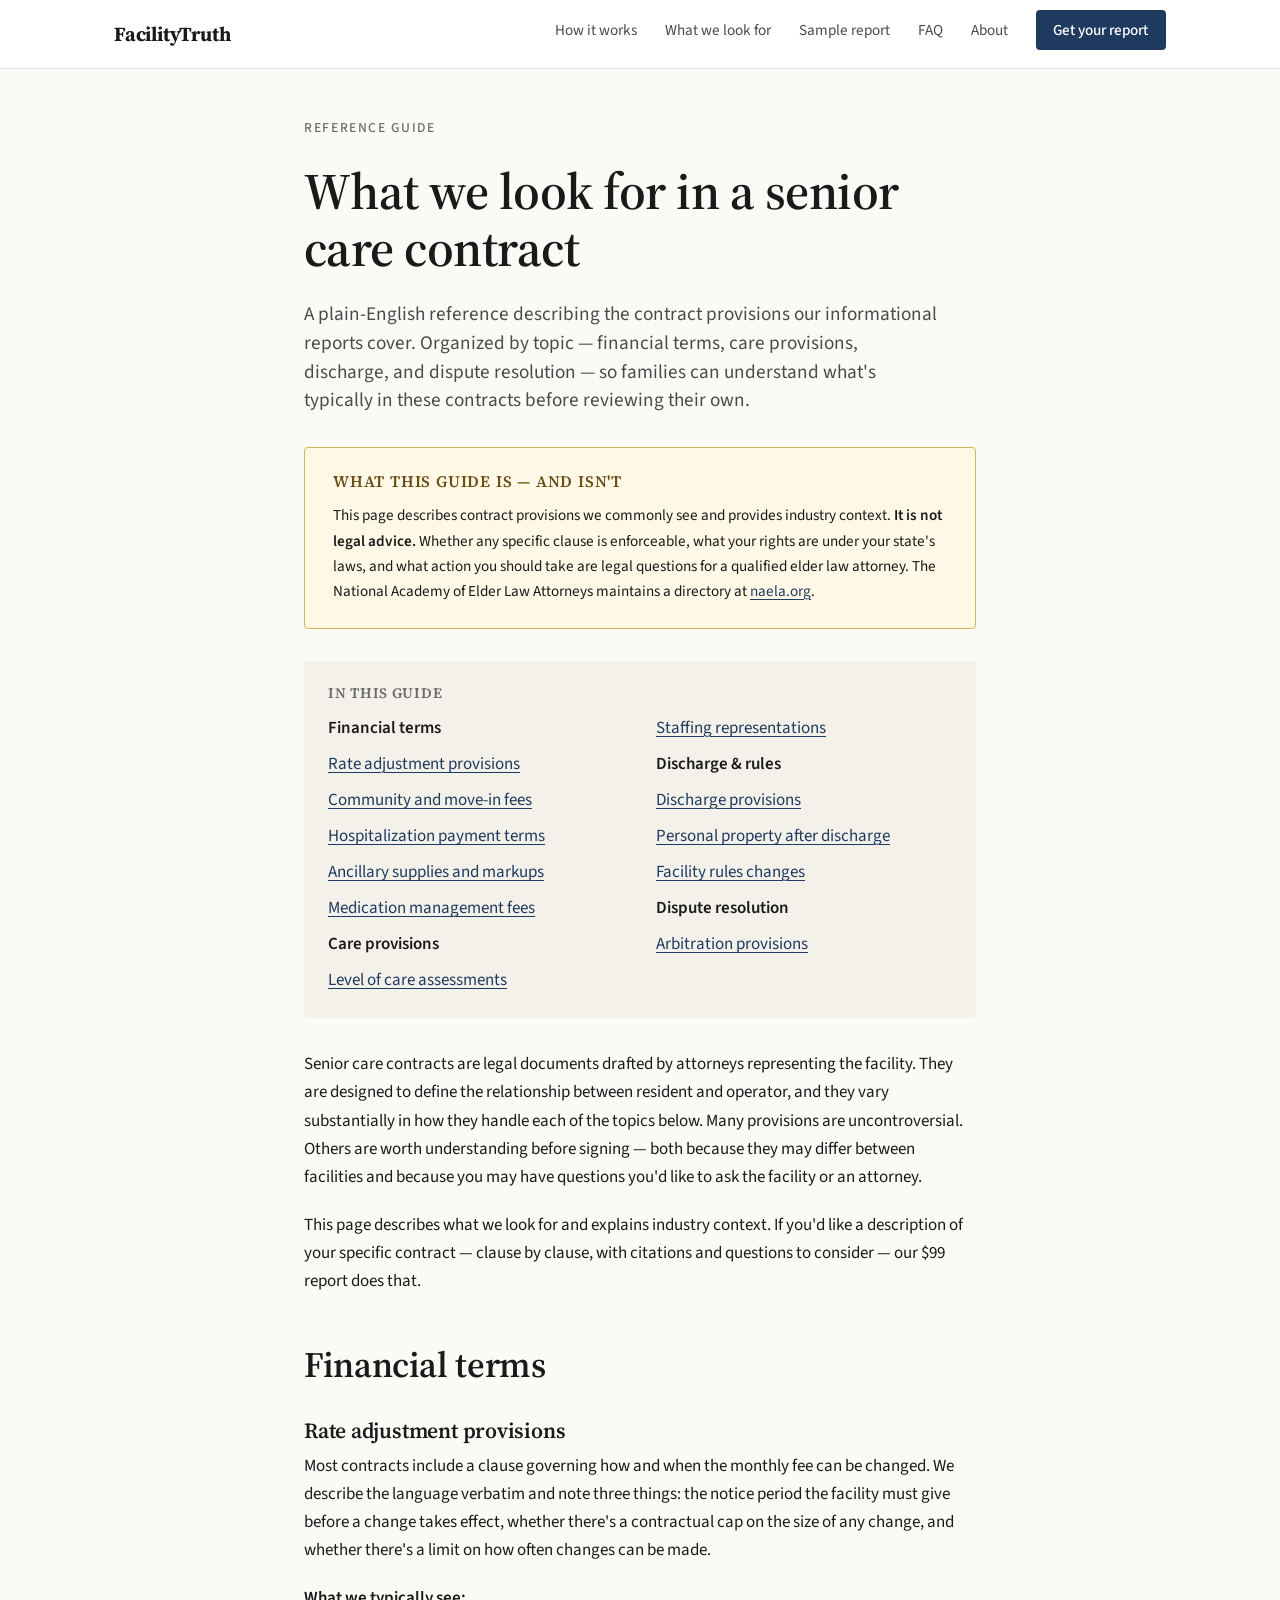
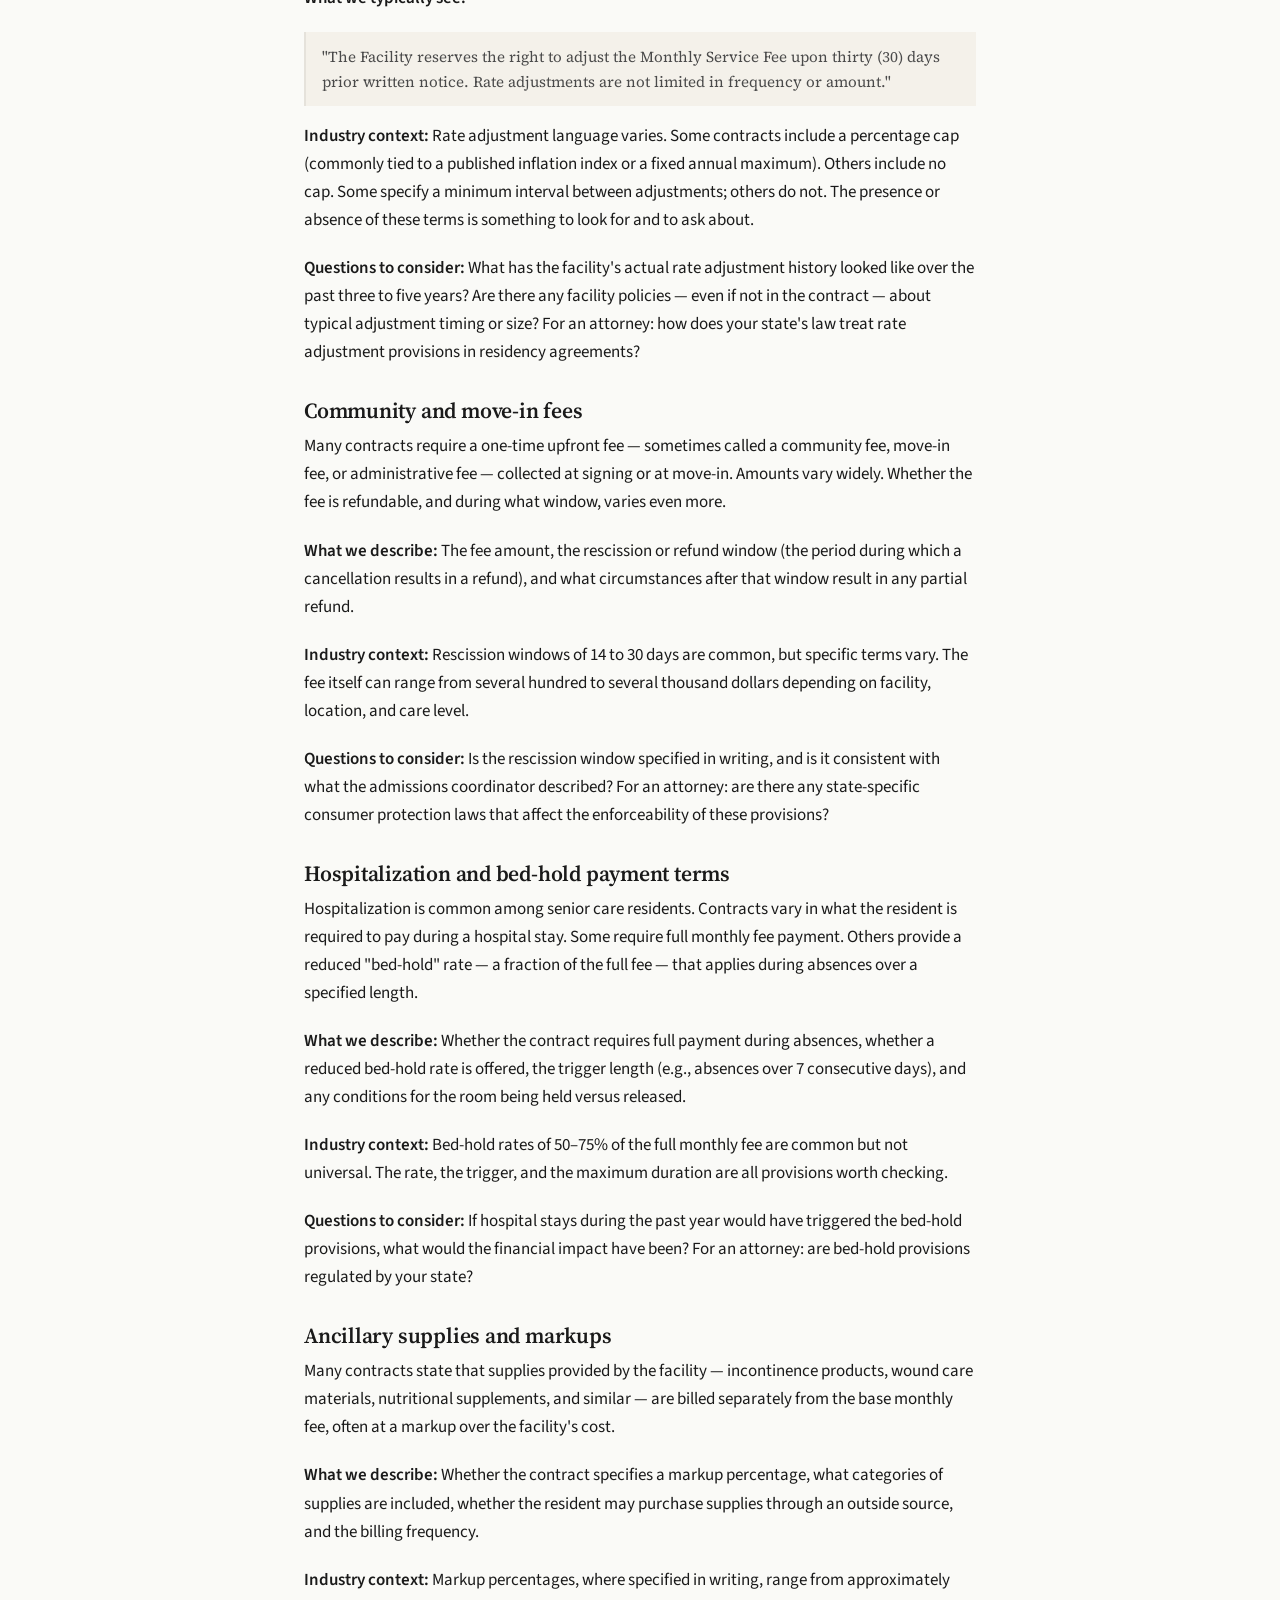
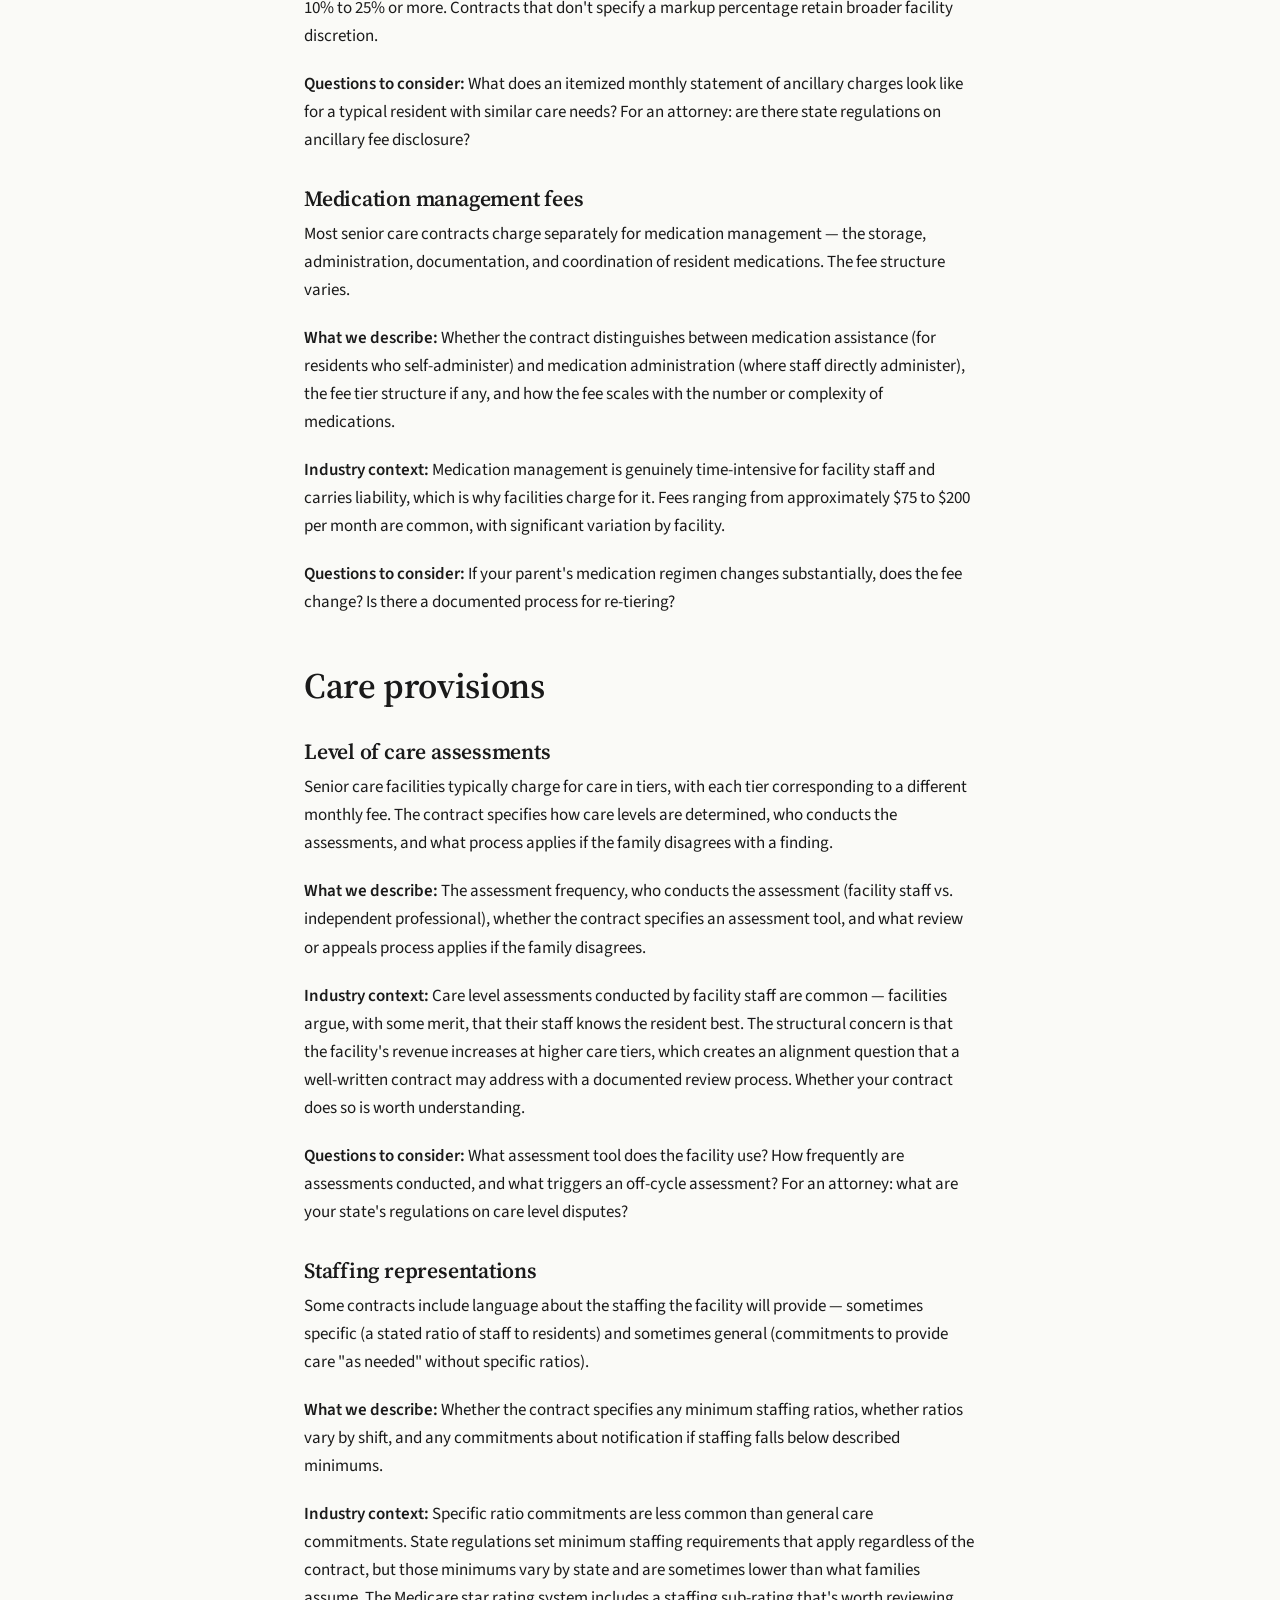
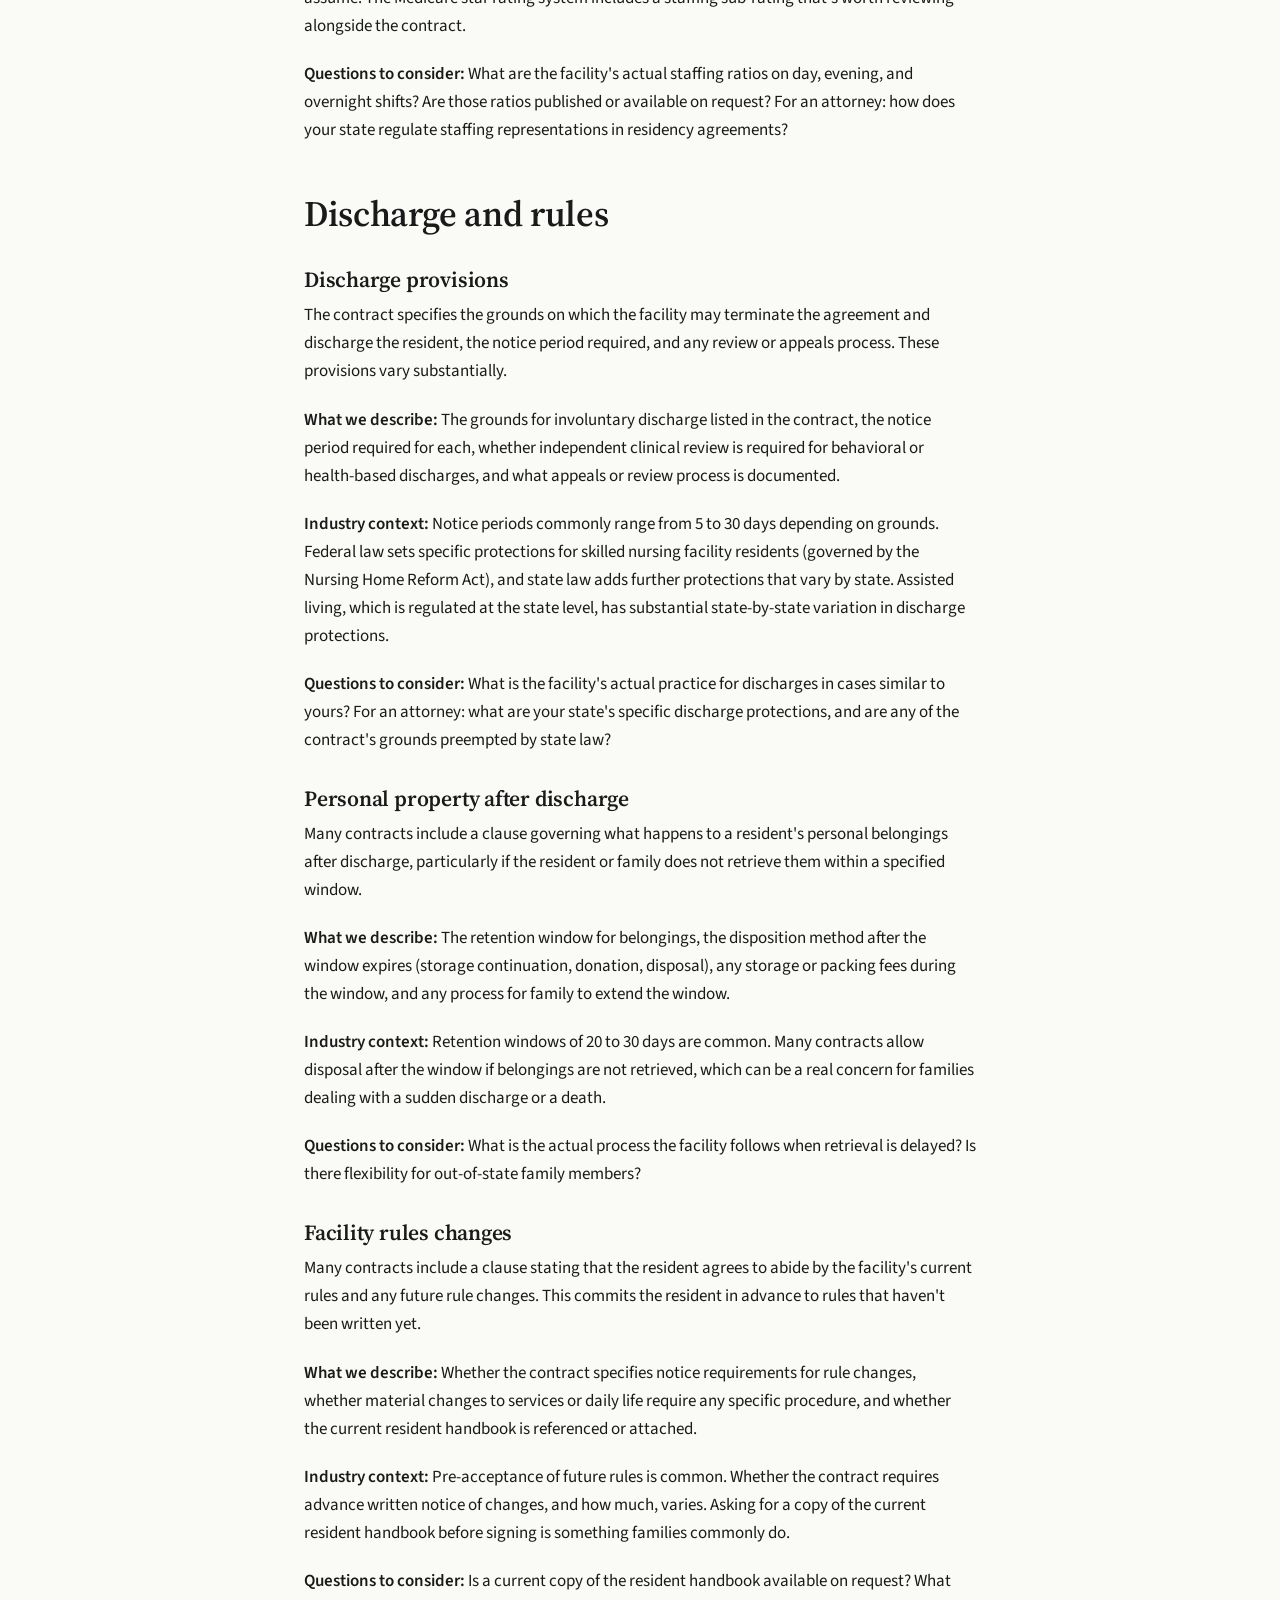
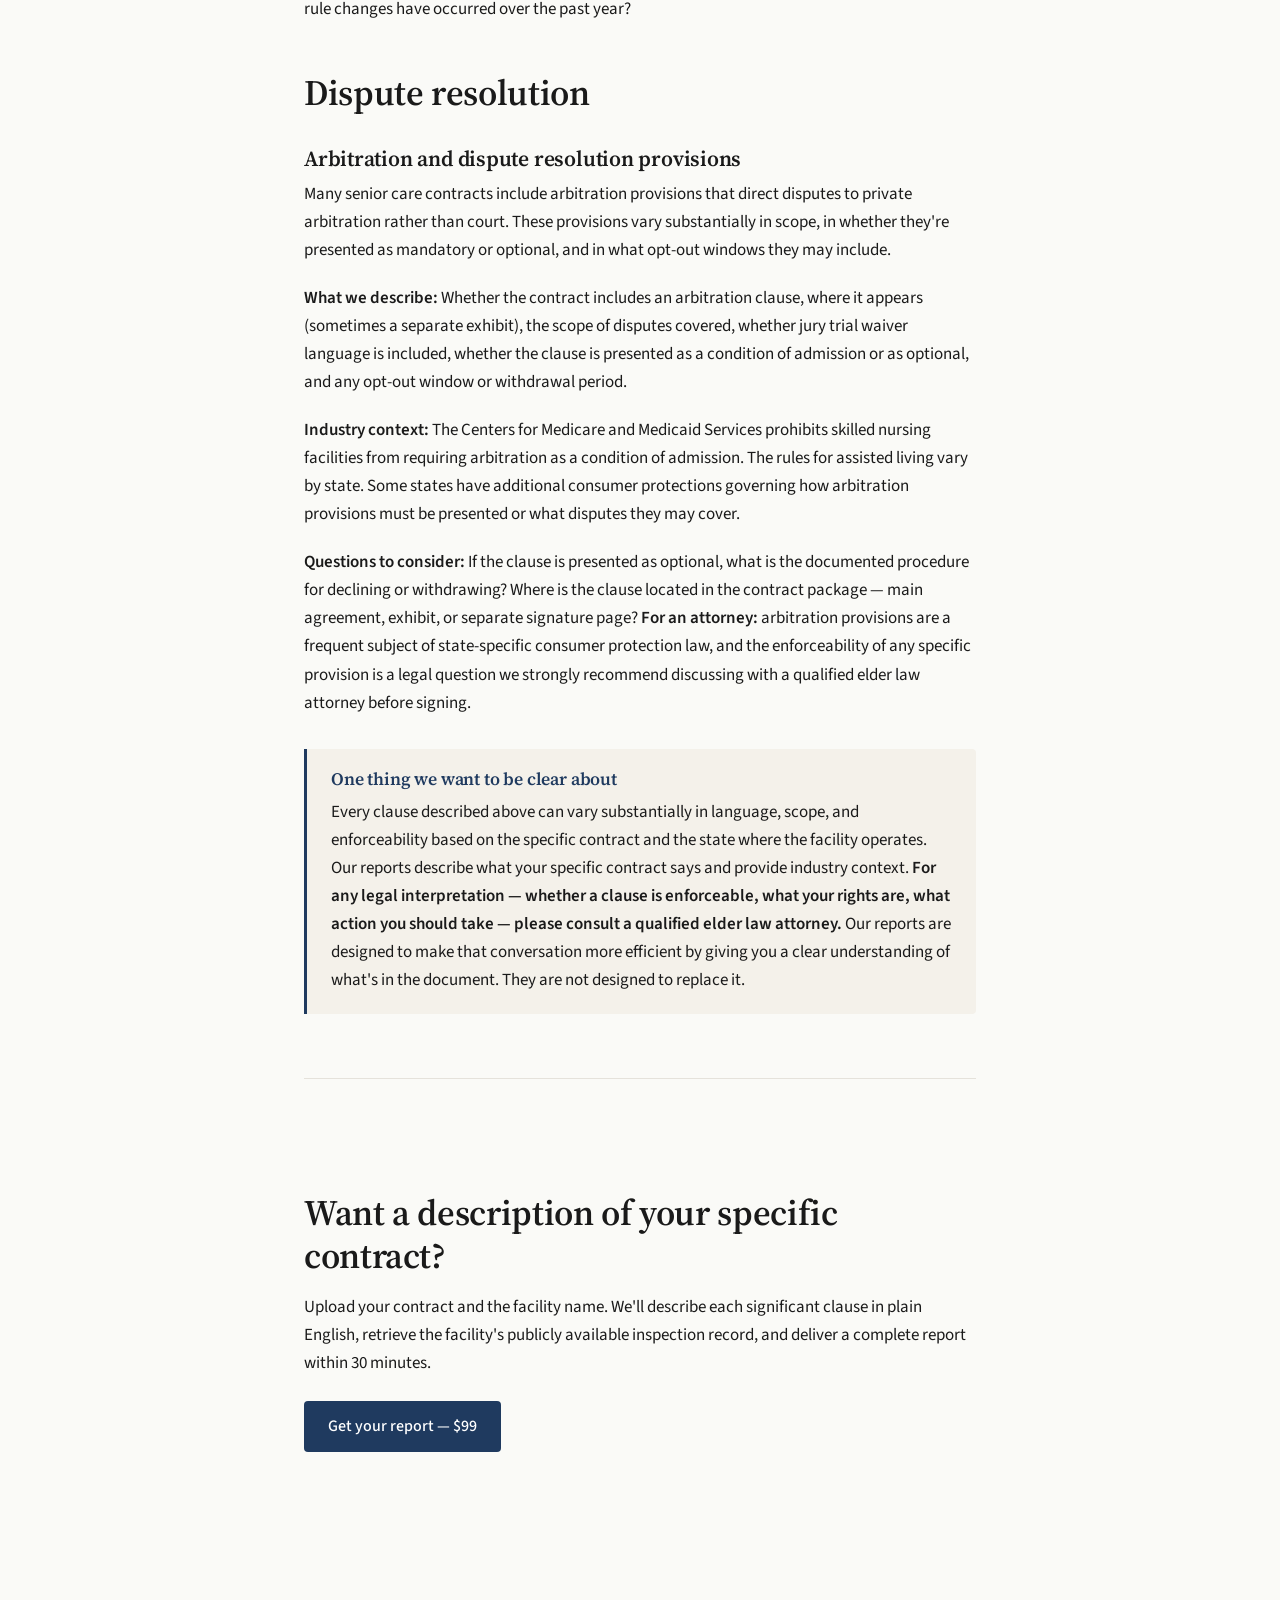
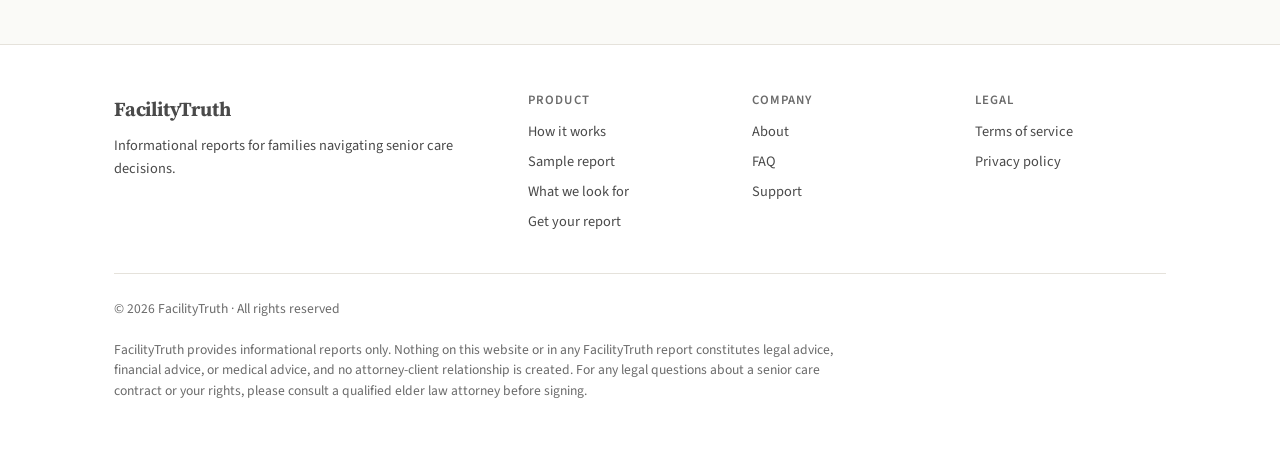
<file: red-flags.html>
<!DOCTYPE html>
<html lang="en">
<head>
  <meta charset="UTF-8">
  <meta name="viewport" content="width=device-width, initial-scale=1.0">
  <title>What We Look For — FacilityTruth</title>
  <meta name="description" content="A plain-English reference guide to the contract clauses we describe in our informational reports — organized by topic. For families understanding senior care contracts.">
  <link rel="stylesheet" href="styles.css">
  <link rel="preconnect" href="https://fonts.googleapis.com">
  <link rel="preconnect" href="https://fonts.gstatic.com" crossorigin>
  <link href="https://fonts.googleapis.com/css2?family=Source+Sans+3:wght@400;500;600;700&family=Source+Serif+4:ital,opt,wght@0,8..60,400;0,8..60,600;0,8..60,700;1,8..60,400&display=swap" rel="stylesheet">
</head>
<body>

<header class="site-header">
  <div class="container">
    <a href="/" class="brand">FacilityTruth</a>
    <nav>
      <ul>
        <li><a href="/how-it-works.html">How it works</a></li>
        <li><a href="/red-flags.html">What we look for</a></li>
        <li><a href="/sample-report.html">Sample report</a></li>
        <li><a href="/faq.html">FAQ</a></li>
        <li><a href="/about.html">About</a></li>
        <li><a href="/#get-report" class="cta">Get your report</a></li>
      </ul>
    </nav>
  </div>
</header>

<main>
  <div class="reading-container">
    <p class="eyebrow">Reference guide</p>
    <h1>What we look for in a senior care contract</h1>
    <p class="hero-subtitle">A plain-English reference describing the contract provisions our informational reports cover. Organized by topic — financial terms, care provisions, discharge, and dispute resolution — so families can understand what's typically in these contracts before reviewing their own.</p>

    <div class="disclaimer-box">
      <h4>What this guide is — and isn't</h4>
      <p>This page describes contract provisions we commonly see and provides industry context. <strong>It is not legal advice.</strong> Whether any specific clause is enforceable, what your rights are under your state's laws, and what action you should take are legal questions for a qualified elder law attorney. The National Academy of Elder Law Attorneys maintains a directory at <a href="https://www.naela.org" target="_blank" rel="noopener">naela.org</a>.</p>
    </div>

    <div class="toc">
      <h4>In this guide</h4>
      <ul>
        <li><strong>Financial terms</strong></li>
        <li><a href="#rate-adjustments">Rate adjustment provisions</a></li>
        <li><a href="#community-fees">Community and move-in fees</a></li>
        <li><a href="#hospitalization">Hospitalization payment terms</a></li>
        <li><a href="#ancillary">Ancillary supplies and markups</a></li>
        <li><a href="#medication">Medication management fees</a></li>
        <li><strong>Care provisions</strong></li>
        <li><a href="#care-level">Level of care assessments</a></li>
        <li><a href="#staffing">Staffing representations</a></li>
        <li><strong>Discharge & rules</strong></li>
        <li><a href="#discharge">Discharge provisions</a></li>
        <li><a href="#property">Personal property after discharge</a></li>
        <li><a href="#rules">Facility rules changes</a></li>
        <li><strong>Dispute resolution</strong></li>
        <li><a href="#arbitration">Arbitration provisions</a></li>
      </ul>
    </div>

    <p>Senior care contracts are legal documents drafted by attorneys representing the facility. They are designed to define the relationship between resident and operator, and they vary substantially in how they handle each of the topics below. Many provisions are uncontroversial. Others are worth understanding before signing — both because they may differ between facilities and because you may have questions you'd like to ask the facility or an attorney.</p>

    <p>This page describes what we look for and explains industry context. If you'd like a description of your specific contract — clause by clause, with citations and questions to consider — our $99 report does that.</p>

    <h2>Financial terms</h2>

    <h3 id="rate-adjustments">Rate adjustment provisions</h3>
    <p>Most contracts include a clause governing how and when the monthly fee can be changed. We describe the language verbatim and note three things: the notice period the facility must give before a change takes effect, whether there's a contractual cap on the size of any change, and whether there's a limit on how often changes can be made.</p>
    <p><strong>What we typically see:</strong></p>
    <div class="finding-quote">"The Facility reserves the right to adjust the Monthly Service Fee upon thirty (30) days prior written notice. Rate adjustments are not limited in frequency or amount."</div>
    <p><strong>Industry context:</strong> Rate adjustment language varies. Some contracts include a percentage cap (commonly tied to a published inflation index or a fixed annual maximum). Others include no cap. Some specify a minimum interval between adjustments; others do not. The presence or absence of these terms is something to look for and to ask about.</p>
    <p><strong>Questions to consider:</strong> What has the facility's actual rate adjustment history looked like over the past three to five years? Are there any facility policies — even if not in the contract — about typical adjustment timing or size? For an attorney: how does your state's law treat rate adjustment provisions in residency agreements?</p>

    <h3 id="community-fees">Community and move-in fees</h3>
    <p>Many contracts require a one-time upfront fee — sometimes called a community fee, move-in fee, or administrative fee — collected at signing or at move-in. Amounts vary widely. Whether the fee is refundable, and during what window, varies even more.</p>
    <p><strong>What we describe:</strong> The fee amount, the rescission or refund window (the period during which a cancellation results in a refund), and what circumstances after that window result in any partial refund.</p>
    <p><strong>Industry context:</strong> Rescission windows of 14 to 30 days are common, but specific terms vary. The fee itself can range from several hundred to several thousand dollars depending on facility, location, and care level.</p>
    <p><strong>Questions to consider:</strong> Is the rescission window specified in writing, and is it consistent with what the admissions coordinator described? For an attorney: are there any state-specific consumer protection laws that affect the enforceability of these provisions?</p>

    <h3 id="hospitalization">Hospitalization and bed-hold payment terms</h3>
    <p>Hospitalization is common among senior care residents. Contracts vary in what the resident is required to pay during a hospital stay. Some require full monthly fee payment. Others provide a reduced "bed-hold" rate — a fraction of the full fee — that applies during absences over a specified length.</p>
    <p><strong>What we describe:</strong> Whether the contract requires full payment during absences, whether a reduced bed-hold rate is offered, the trigger length (e.g., absences over 7 consecutive days), and any conditions for the room being held versus released.</p>
    <p><strong>Industry context:</strong> Bed-hold rates of 50–75% of the full monthly fee are common but not universal. The rate, the trigger, and the maximum duration are all provisions worth checking.</p>
    <p><strong>Questions to consider:</strong> If hospital stays during the past year would have triggered the bed-hold provisions, what would the financial impact have been? For an attorney: are bed-hold provisions regulated by your state?</p>

    <h3 id="ancillary">Ancillary supplies and markups</h3>
    <p>Many contracts state that supplies provided by the facility — incontinence products, wound care materials, nutritional supplements, and similar — are billed separately from the base monthly fee, often at a markup over the facility's cost.</p>
    <p><strong>What we describe:</strong> Whether the contract specifies a markup percentage, what categories of supplies are included, whether the resident may purchase supplies through an outside source, and the billing frequency.</p>
    <p><strong>Industry context:</strong> Markup percentages, where specified in writing, range from approximately 10% to 25% or more. Contracts that don't specify a markup percentage retain broader facility discretion.</p>
    <p><strong>Questions to consider:</strong> What does an itemized monthly statement of ancillary charges look like for a typical resident with similar care needs? For an attorney: are there state regulations on ancillary fee disclosure?</p>

    <h3 id="medication">Medication management fees</h3>
    <p>Most senior care contracts charge separately for medication management — the storage, administration, documentation, and coordination of resident medications. The fee structure varies.</p>
    <p><strong>What we describe:</strong> Whether the contract distinguishes between medication assistance (for residents who self-administer) and medication administration (where staff directly administer), the fee tier structure if any, and how the fee scales with the number or complexity of medications.</p>
    <p><strong>Industry context:</strong> Medication management is genuinely time-intensive for facility staff and carries liability, which is why facilities charge for it. Fees ranging from approximately $75 to $200 per month are common, with significant variation by facility.</p>
    <p><strong>Questions to consider:</strong> If your parent's medication regimen changes substantially, does the fee change? Is there a documented process for re-tiering?</p>

    <h2>Care provisions</h2>

    <h3 id="care-level">Level of care assessments</h3>
    <p>Senior care facilities typically charge for care in tiers, with each tier corresponding to a different monthly fee. The contract specifies how care levels are determined, who conducts the assessments, and what process applies if the family disagrees with a finding.</p>
    <p><strong>What we describe:</strong> The assessment frequency, who conducts the assessment (facility staff vs. independent professional), whether the contract specifies an assessment tool, and what review or appeals process applies if the family disagrees.</p>
    <p><strong>Industry context:</strong> Care level assessments conducted by facility staff are common — facilities argue, with some merit, that their staff knows the resident best. The structural concern is that the facility's revenue increases at higher care tiers, which creates an alignment question that a well-written contract may address with a documented review process. Whether your contract does so is worth understanding.</p>
    <p><strong>Questions to consider:</strong> What assessment tool does the facility use? How frequently are assessments conducted, and what triggers an off-cycle assessment? For an attorney: what are your state's regulations on care level disputes?</p>

    <h3 id="staffing">Staffing representations</h3>
    <p>Some contracts include language about the staffing the facility will provide — sometimes specific (a stated ratio of staff to residents) and sometimes general (commitments to provide care "as needed" without specific ratios).</p>
    <p><strong>What we describe:</strong> Whether the contract specifies any minimum staffing ratios, whether ratios vary by shift, and any commitments about notification if staffing falls below described minimums.</p>
    <p><strong>Industry context:</strong> Specific ratio commitments are less common than general care commitments. State regulations set minimum staffing requirements that apply regardless of the contract, but those minimums vary by state and are sometimes lower than what families assume. The Medicare star rating system includes a staffing sub-rating that's worth reviewing alongside the contract.</p>
    <p><strong>Questions to consider:</strong> What are the facility's actual staffing ratios on day, evening, and overnight shifts? Are those ratios published or available on request? For an attorney: how does your state regulate staffing representations in residency agreements?</p>

    <h2>Discharge and rules</h2>

    <h3 id="discharge">Discharge provisions</h3>
    <p>The contract specifies the grounds on which the facility may terminate the agreement and discharge the resident, the notice period required, and any review or appeals process. These provisions vary substantially.</p>
    <p><strong>What we describe:</strong> The grounds for involuntary discharge listed in the contract, the notice period required for each, whether independent clinical review is required for behavioral or health-based discharges, and what appeals or review process is documented.</p>
    <p><strong>Industry context:</strong> Notice periods commonly range from 5 to 30 days depending on grounds. Federal law sets specific protections for skilled nursing facility residents (governed by the Nursing Home Reform Act), and state law adds further protections that vary by state. Assisted living, which is regulated at the state level, has substantial state-by-state variation in discharge protections.</p>
    <p><strong>Questions to consider:</strong> What is the facility's actual practice for discharges in cases similar to yours? For an attorney: what are your state's specific discharge protections, and are any of the contract's grounds preempted by state law?</p>

    <h3 id="property">Personal property after discharge</h3>
    <p>Many contracts include a clause governing what happens to a resident's personal belongings after discharge, particularly if the resident or family does not retrieve them within a specified window.</p>
    <p><strong>What we describe:</strong> The retention window for belongings, the disposition method after the window expires (storage continuation, donation, disposal), any storage or packing fees during the window, and any process for family to extend the window.</p>
    <p><strong>Industry context:</strong> Retention windows of 20 to 30 days are common. Many contracts allow disposal after the window if belongings are not retrieved, which can be a real concern for families dealing with a sudden discharge or a death.</p>
    <p><strong>Questions to consider:</strong> What is the actual process the facility follows when retrieval is delayed? Is there flexibility for out-of-state family members?</p>

    <h3 id="rules">Facility rules changes</h3>
    <p>Many contracts include a clause stating that the resident agrees to abide by the facility's current rules and any future rule changes. This commits the resident in advance to rules that haven't been written yet.</p>
    <p><strong>What we describe:</strong> Whether the contract specifies notice requirements for rule changes, whether material changes to services or daily life require any specific procedure, and whether the current resident handbook is referenced or attached.</p>
    <p><strong>Industry context:</strong> Pre-acceptance of future rules is common. Whether the contract requires advance written notice of changes, and how much, varies. Asking for a copy of the current resident handbook before signing is something families commonly do.</p>
    <p><strong>Questions to consider:</strong> Is a current copy of the resident handbook available on request? What rule changes have occurred over the past year?</p>

    <h2>Dispute resolution</h2>

    <h3 id="arbitration">Arbitration and dispute resolution provisions</h3>
    <p>Many senior care contracts include arbitration provisions that direct disputes to private arbitration rather than court. These provisions vary substantially in scope, in whether they're presented as mandatory or optional, and in what opt-out windows they may include.</p>
    <p><strong>What we describe:</strong> Whether the contract includes an arbitration clause, where it appears (sometimes a separate exhibit), the scope of disputes covered, whether jury trial waiver language is included, whether the clause is presented as a condition of admission or as optional, and any opt-out window or withdrawal period.</p>
    <p><strong>Industry context:</strong> The Centers for Medicare and Medicaid Services prohibits skilled nursing facilities from requiring arbitration as a condition of admission. The rules for assisted living vary by state. Some states have additional consumer protections governing how arbitration provisions must be presented or what disputes they may cover.</p>
    <p><strong>Questions to consider:</strong> If the clause is presented as optional, what is the documented procedure for declining or withdrawing? Where is the clause located in the contract package — main agreement, exhibit, or separate signature page? <strong>For an attorney:</strong> arbitration provisions are a frequent subject of state-specific consumer protection law, and the enforceability of any specific provision is a legal question we strongly recommend discussing with a qualified elder law attorney before signing.</p>

    <div class="callout">
      <h4>One thing we want to be clear about</h4>
      <p>Every clause described above can vary substantially in language, scope, and enforceability based on the specific contract and the state where the facility operates. Our reports describe what your specific contract says and provide industry context. <strong>For any legal interpretation — whether a clause is enforceable, what your rights are, what action you should take — please consult a qualified elder law attorney.</strong> Our reports are designed to make that conversation more efficient by giving you a clear understanding of what's in the document. They are not designed to replace it.</p>
    </div>

    <div class="section-rule" style="margin-top: 4rem;">
      <h2>Want a description of your specific contract?</h2>
      <p>Upload your contract and the facility name. We'll describe each significant clause in plain English, retrieve the facility's publicly available inspection record, and deliver a complete report within 30 minutes.</p>
      <p style="margin-top: 1.5rem;">
        <a href="/#get-report" class="btn btn-primary">Get your report — $99</a>
      </p>
    </div>
  </div>
</main>

<footer class="site-footer">
  <div class="container">
    <div class="footer-grid">
      <div>
        <a href="/" class="brand">FacilityTruth</a>
        <p class="text-small" style="margin-top: 0.5rem;">Informational reports for families navigating senior care decisions.</p>
      </div>
      <div>
        <h4>Product</h4>
        <ul>
          <li><a href="/how-it-works.html">How it works</a></li>
          <li><a href="/sample-report.html">Sample report</a></li>
          <li><a href="/red-flags.html">What we look for</a></li>
          <li><a href="/#get-report">Get your report</a></li>
        </ul>
      </div>
      <div>
        <h4>Company</h4>
        <ul>
          <li><a href="/about.html">About</a></li>
          <li><a href="/faq.html">FAQ</a></li>
          <li><a href="mailto:support@facilitytruth.com">Support</a></li>
        </ul>
      </div>
      <div>
        <h4>Legal</h4>
        <ul>
          <li><a href="/terms.html">Terms of service</a></li>
          <li><a href="/privacy.html">Privacy policy</a></li>
        </ul>
      </div>
    </div>
    <div class="footer-bottom">
      <p>© 2026 FacilityTruth · All rights reserved</p>
      <p class="footer-disclaimer">FacilityTruth provides informational reports only. Nothing on this website or in any FacilityTruth report constitutes legal advice, financial advice, or medical advice, and no attorney-client relationship is created. For any legal questions about a senior care contract or your rights, please consult a qualified elder law attorney before signing.</p>
    </div>
  </div>
</footer>

</body>
</html>
</file>
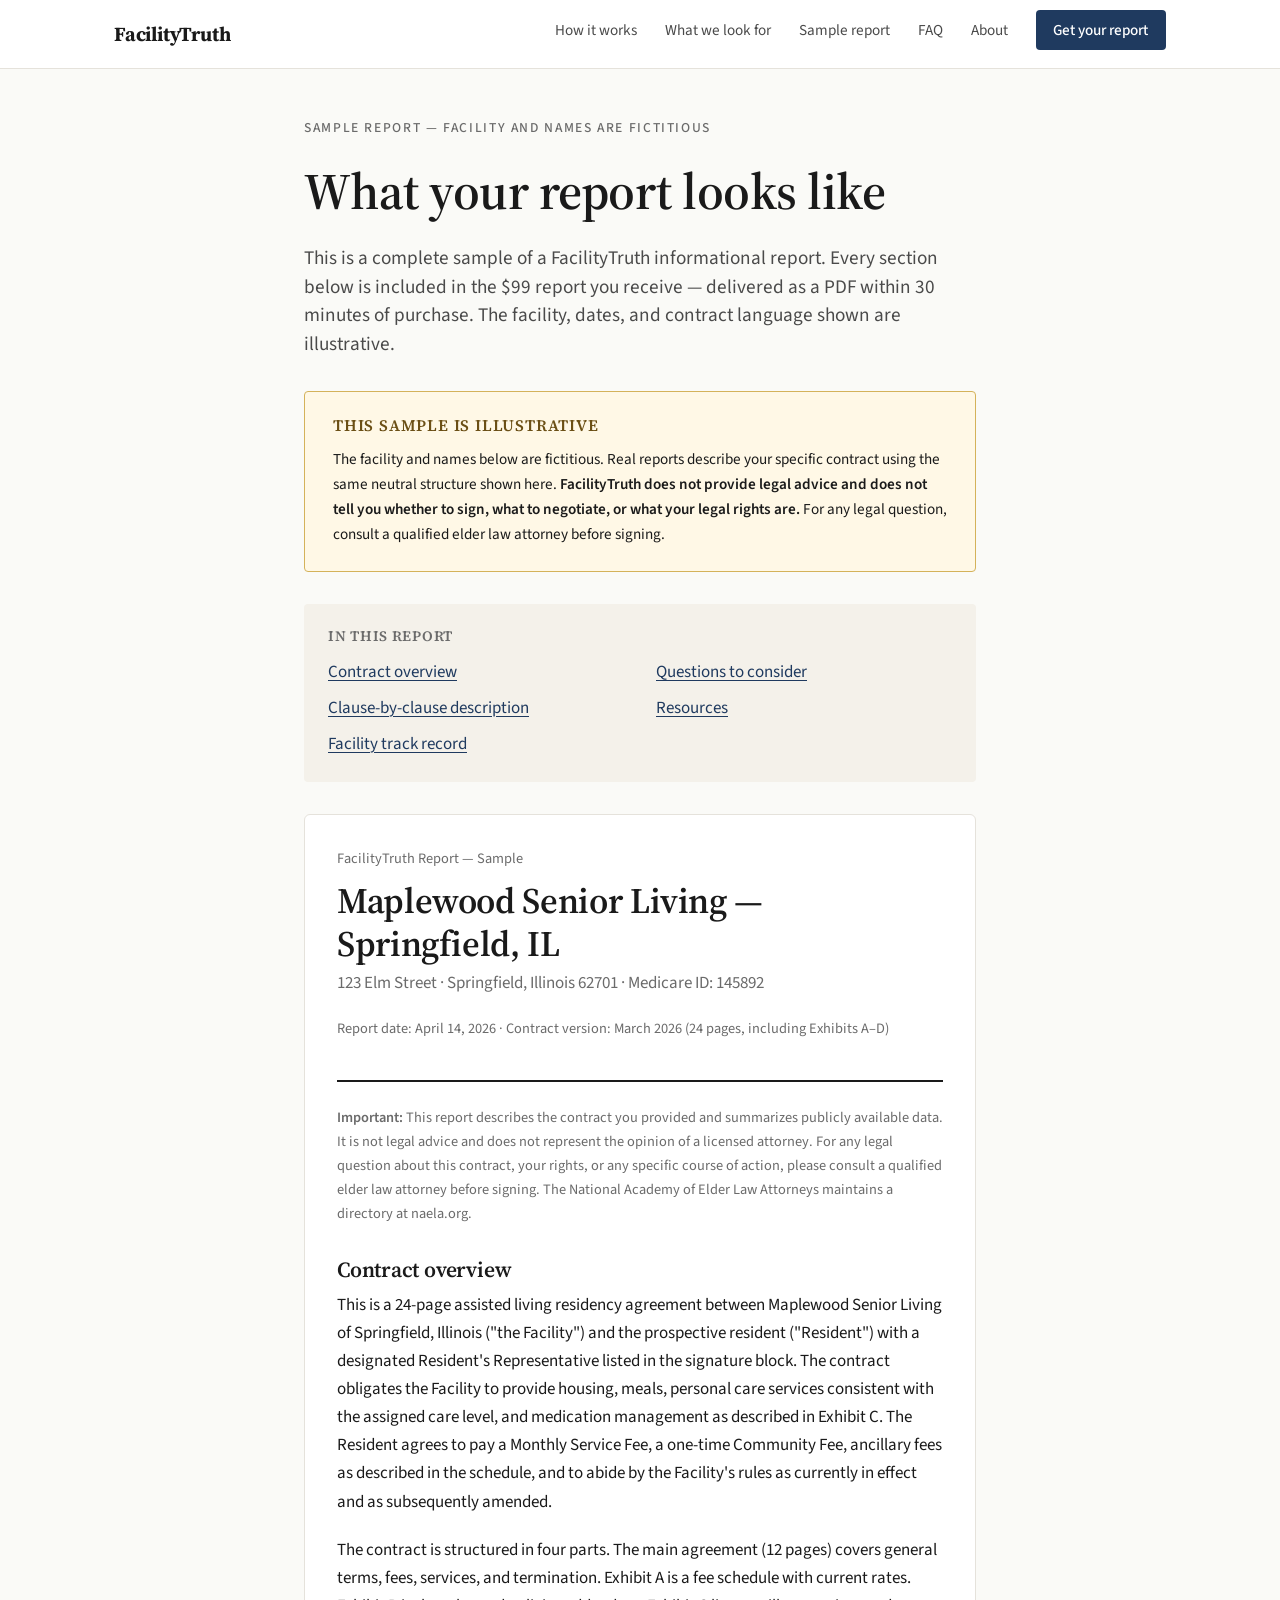
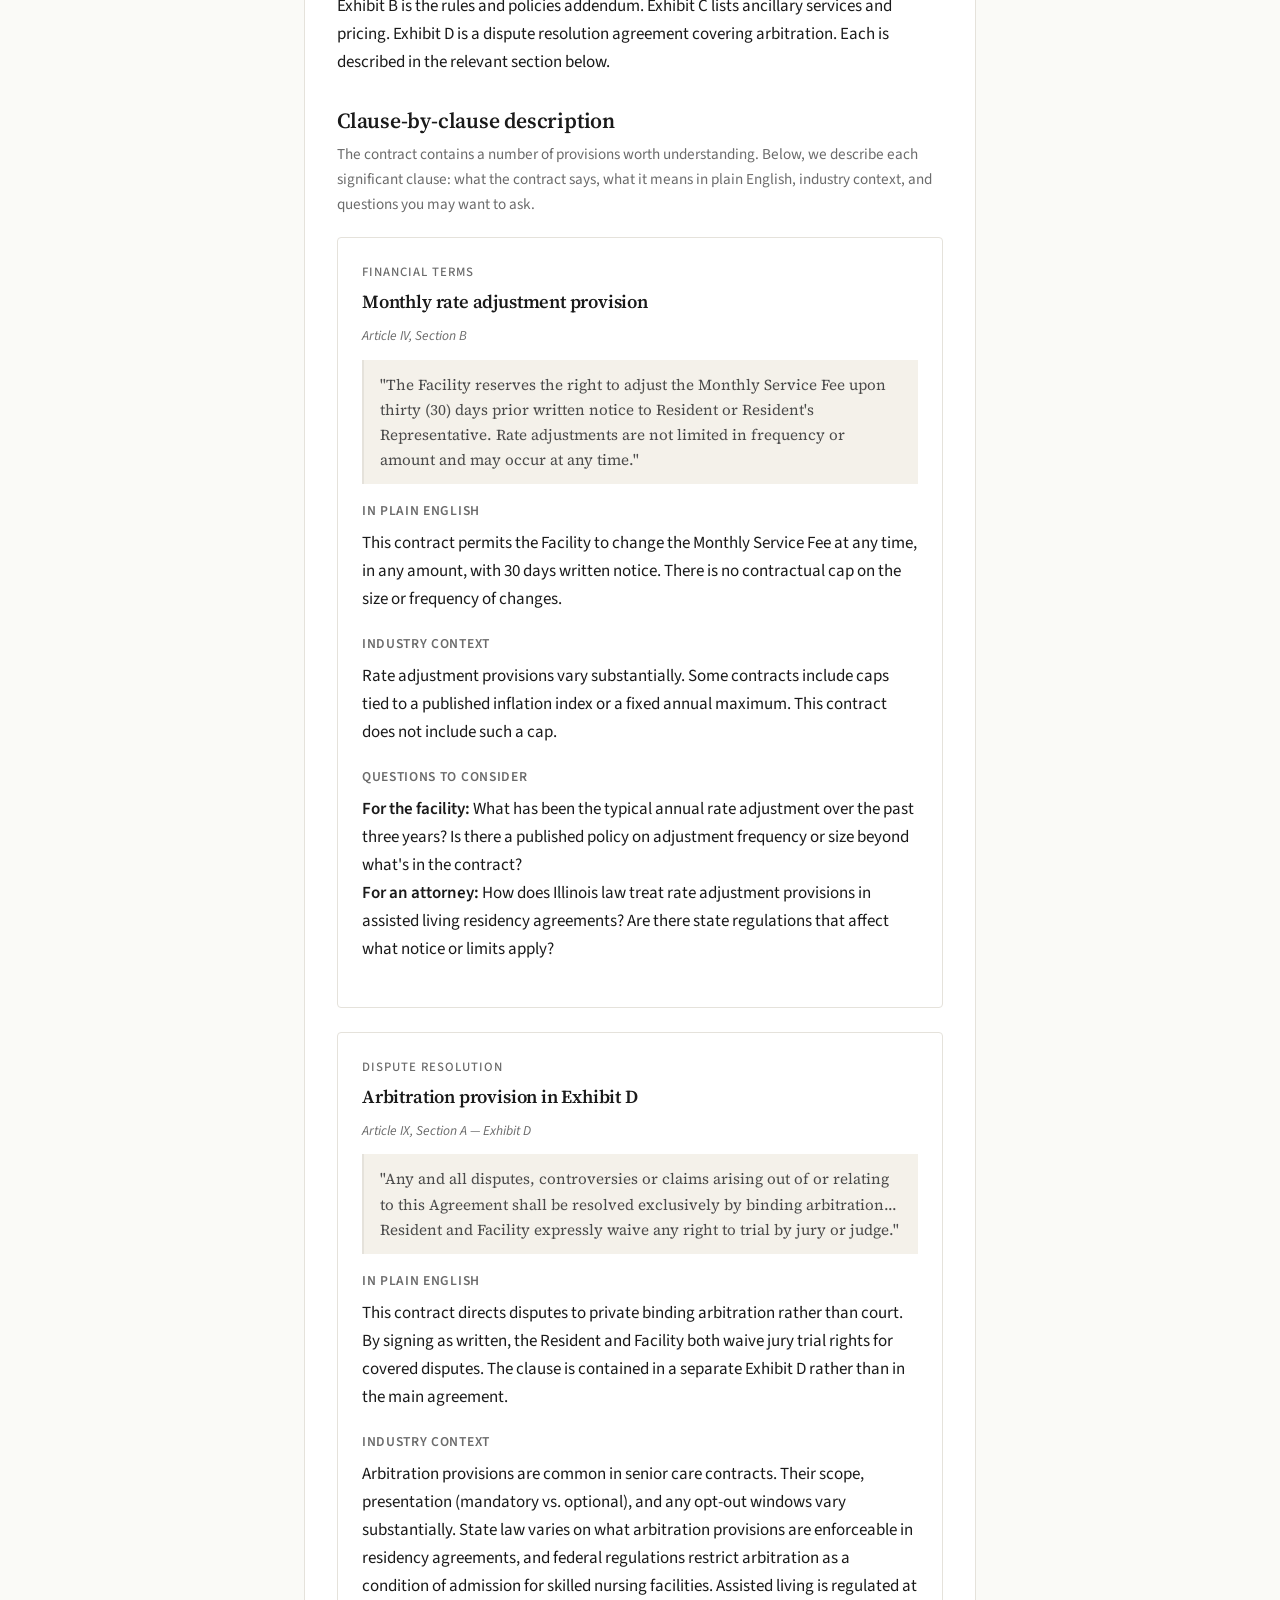
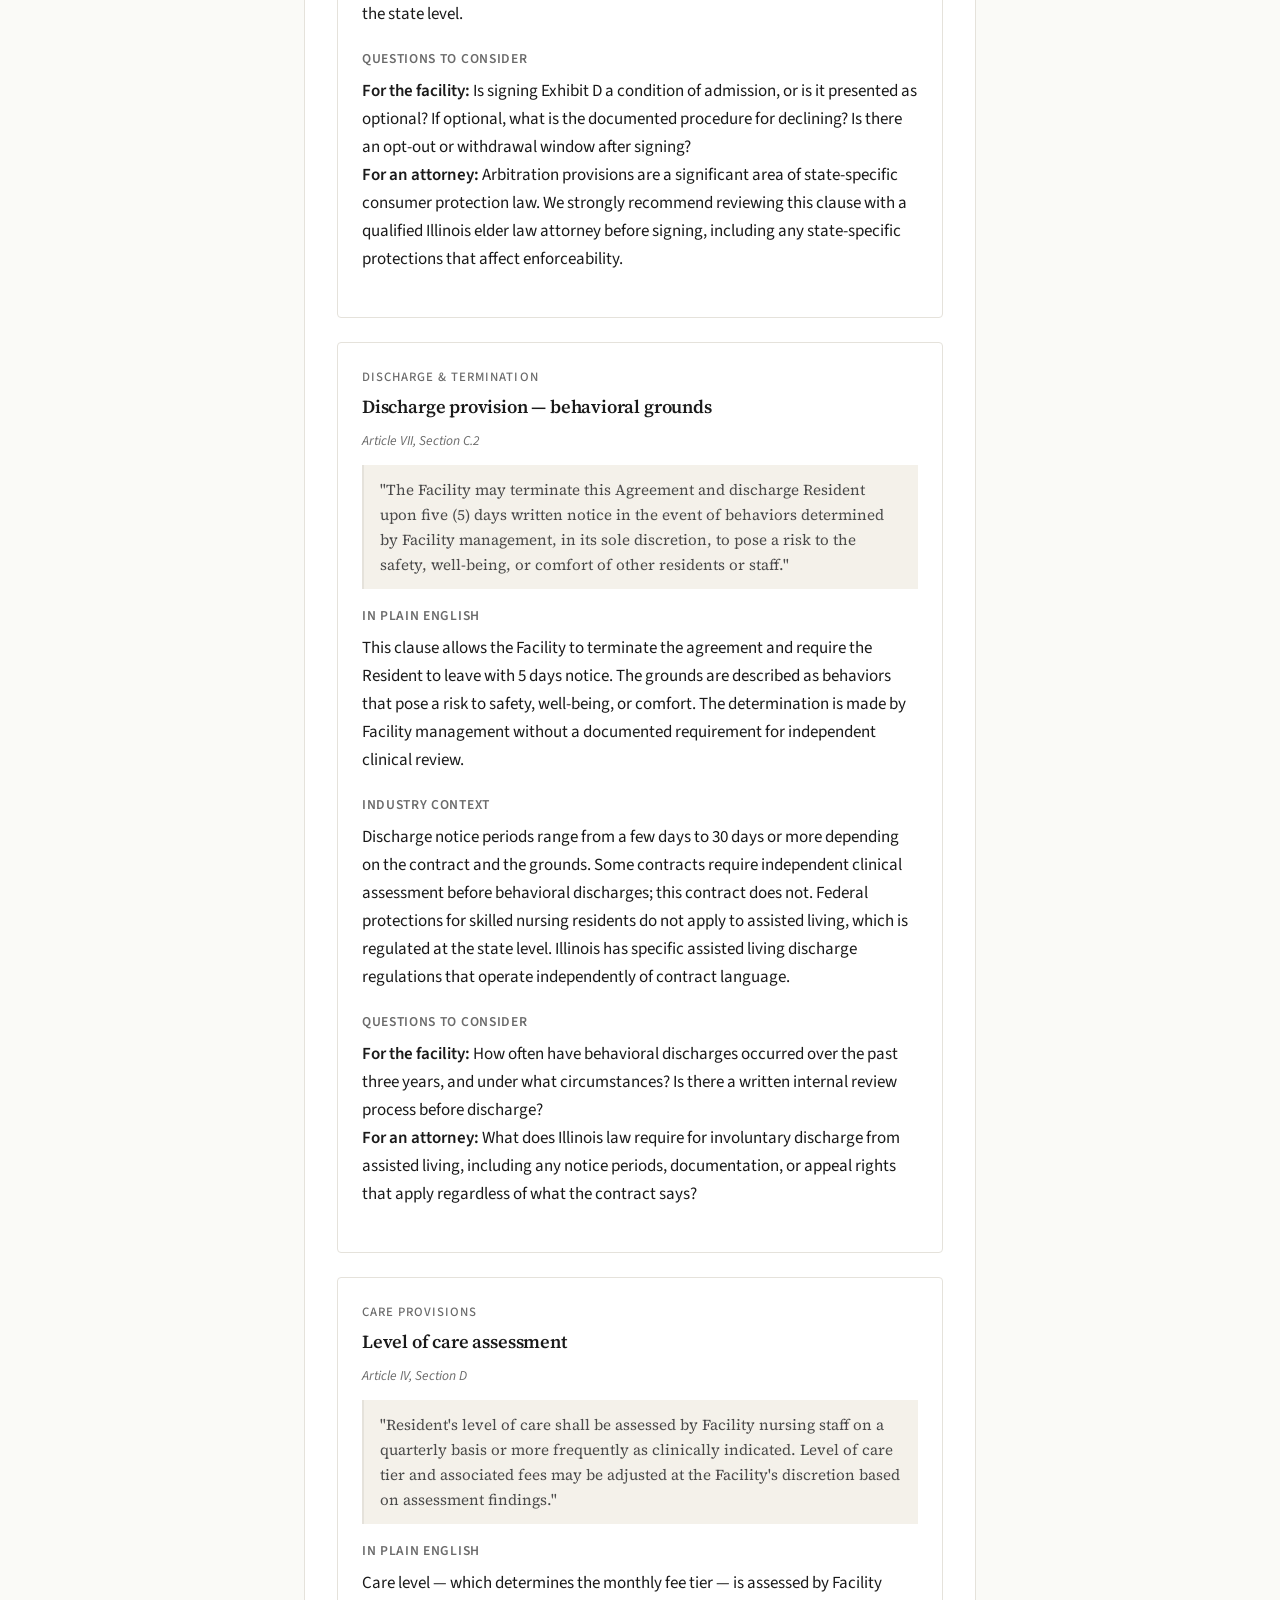
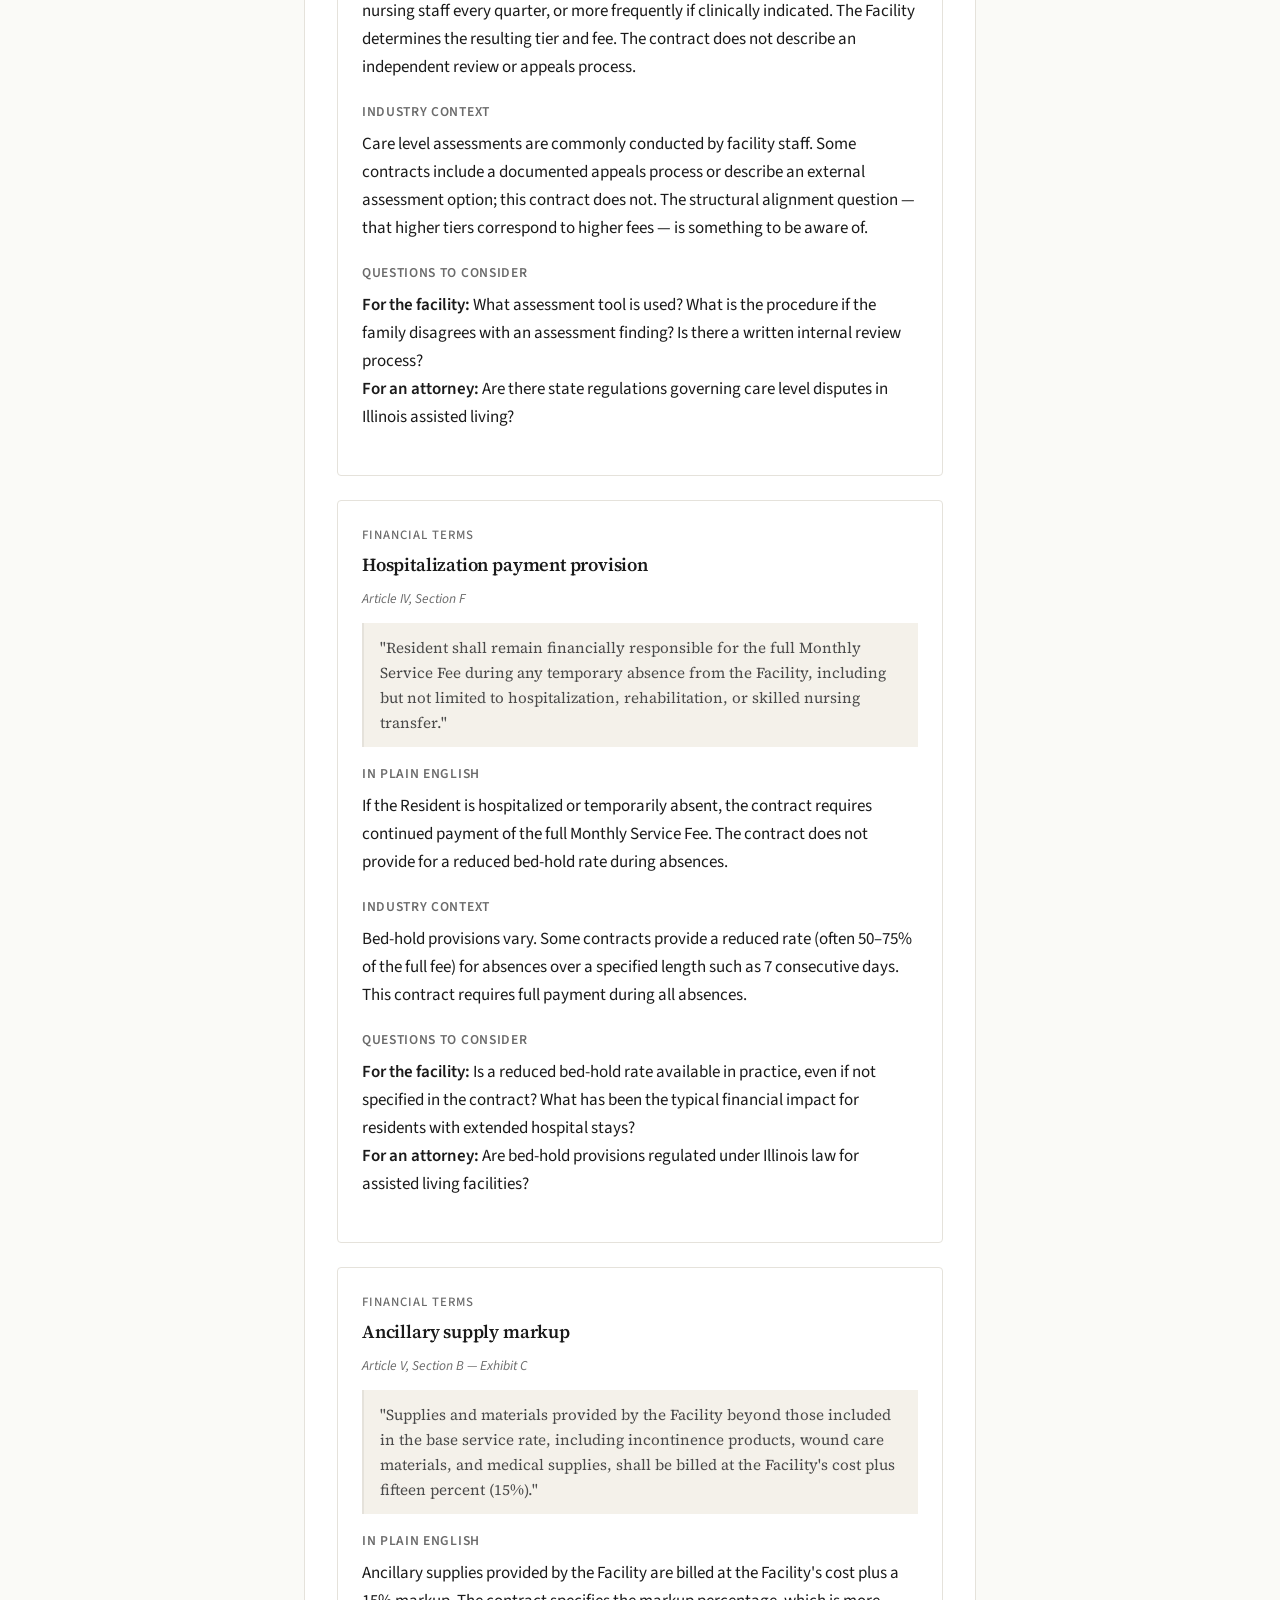
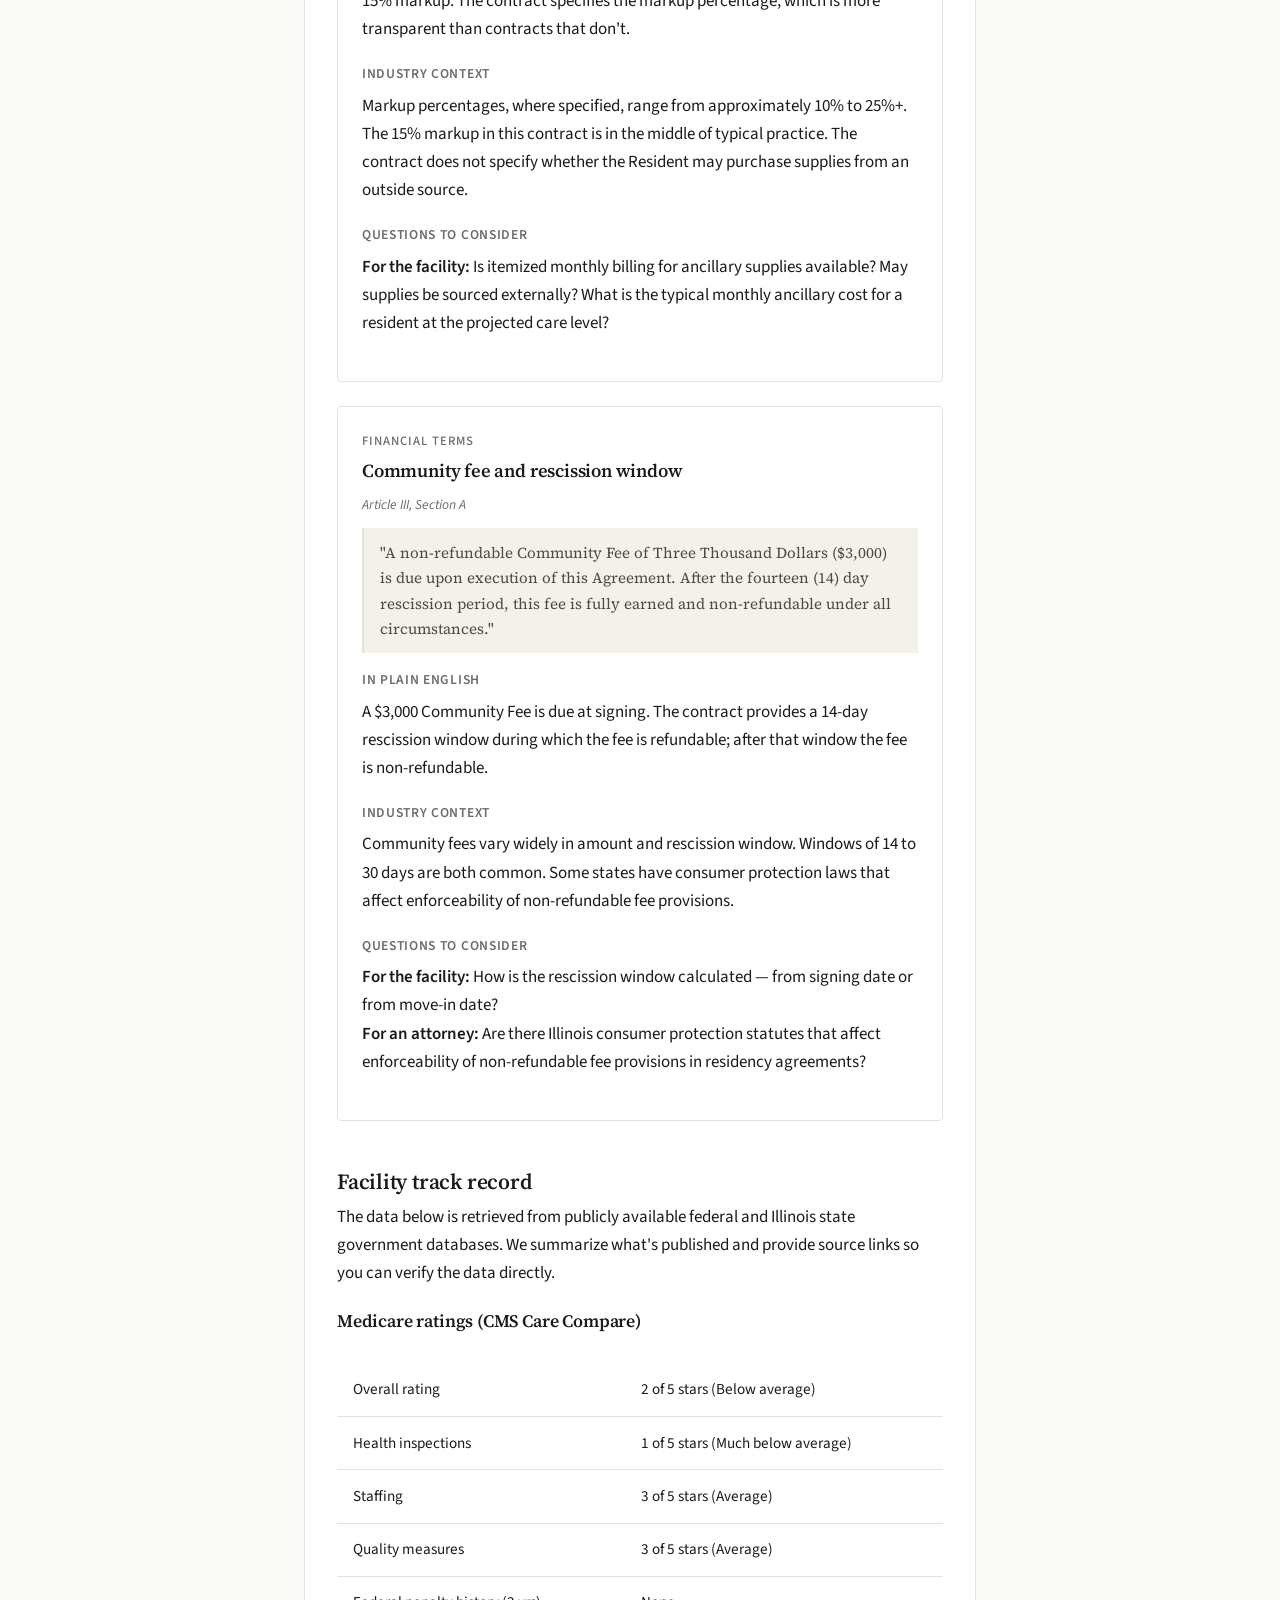
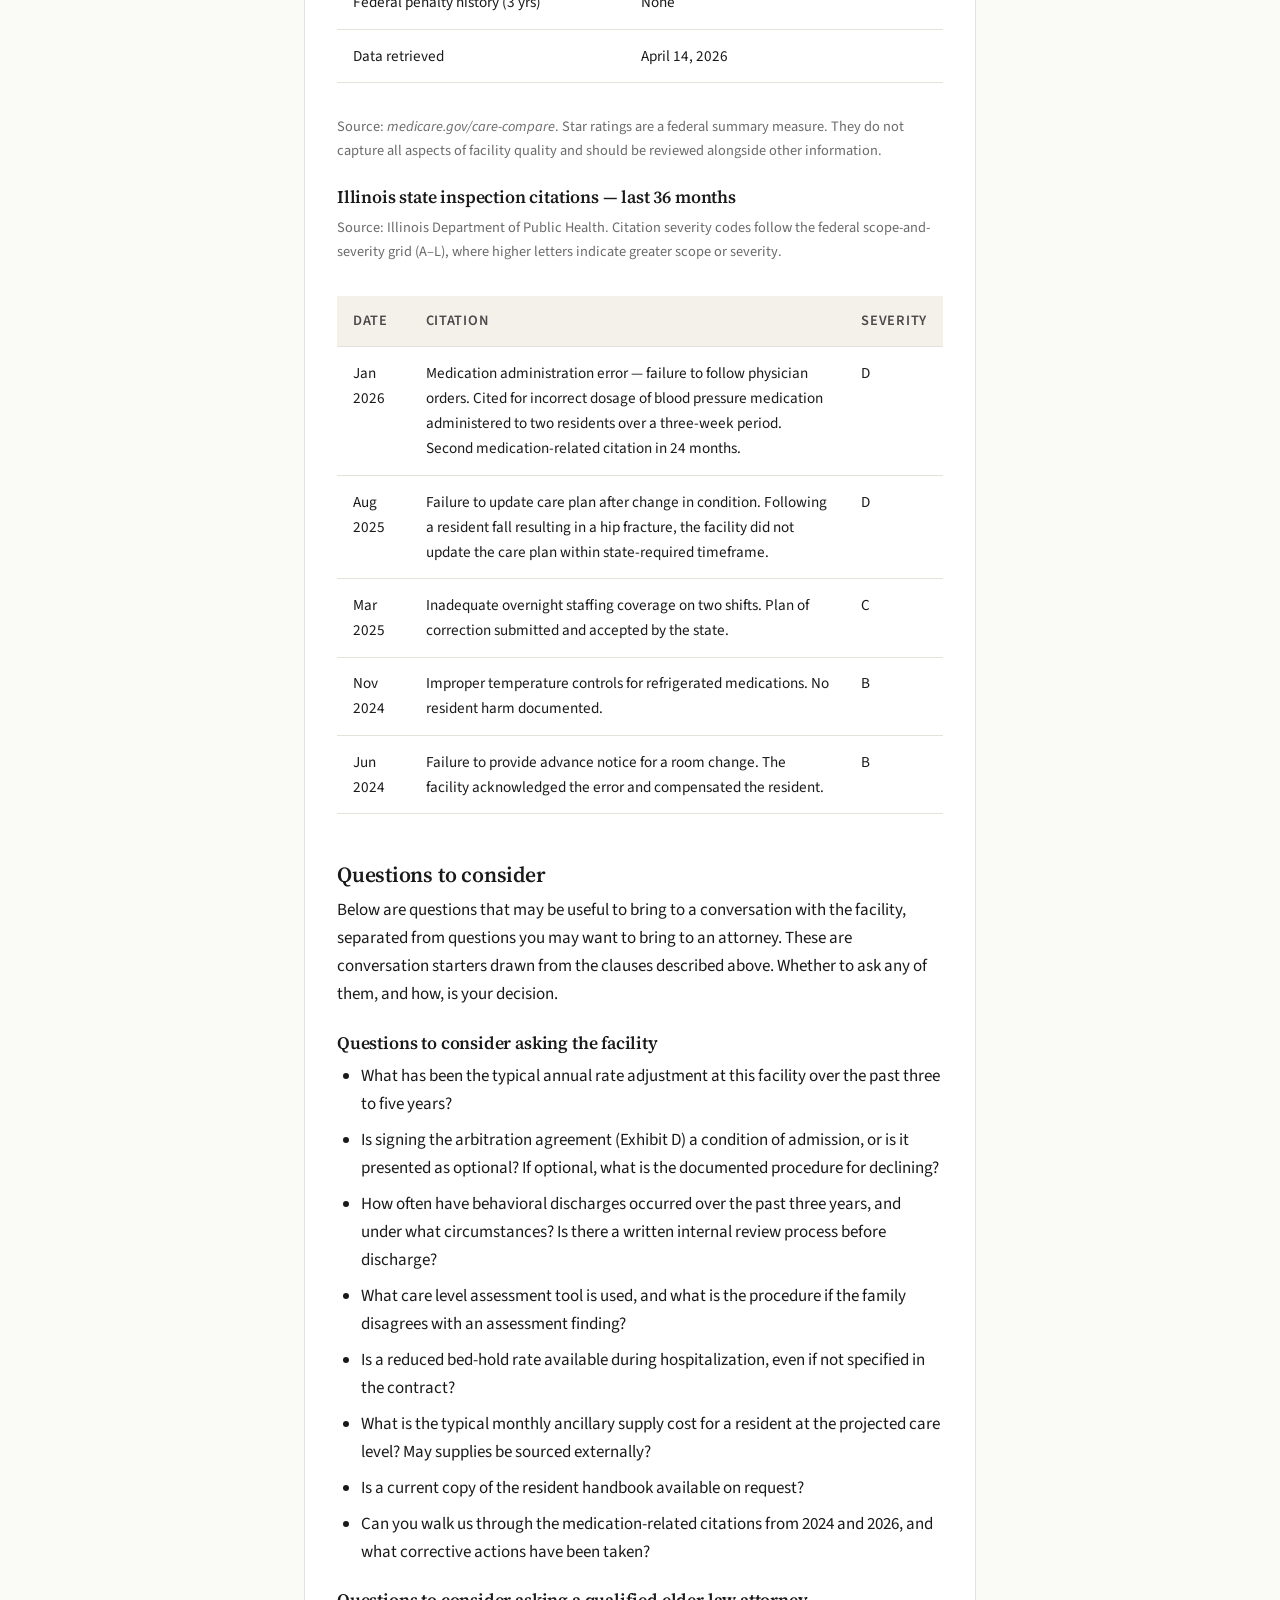
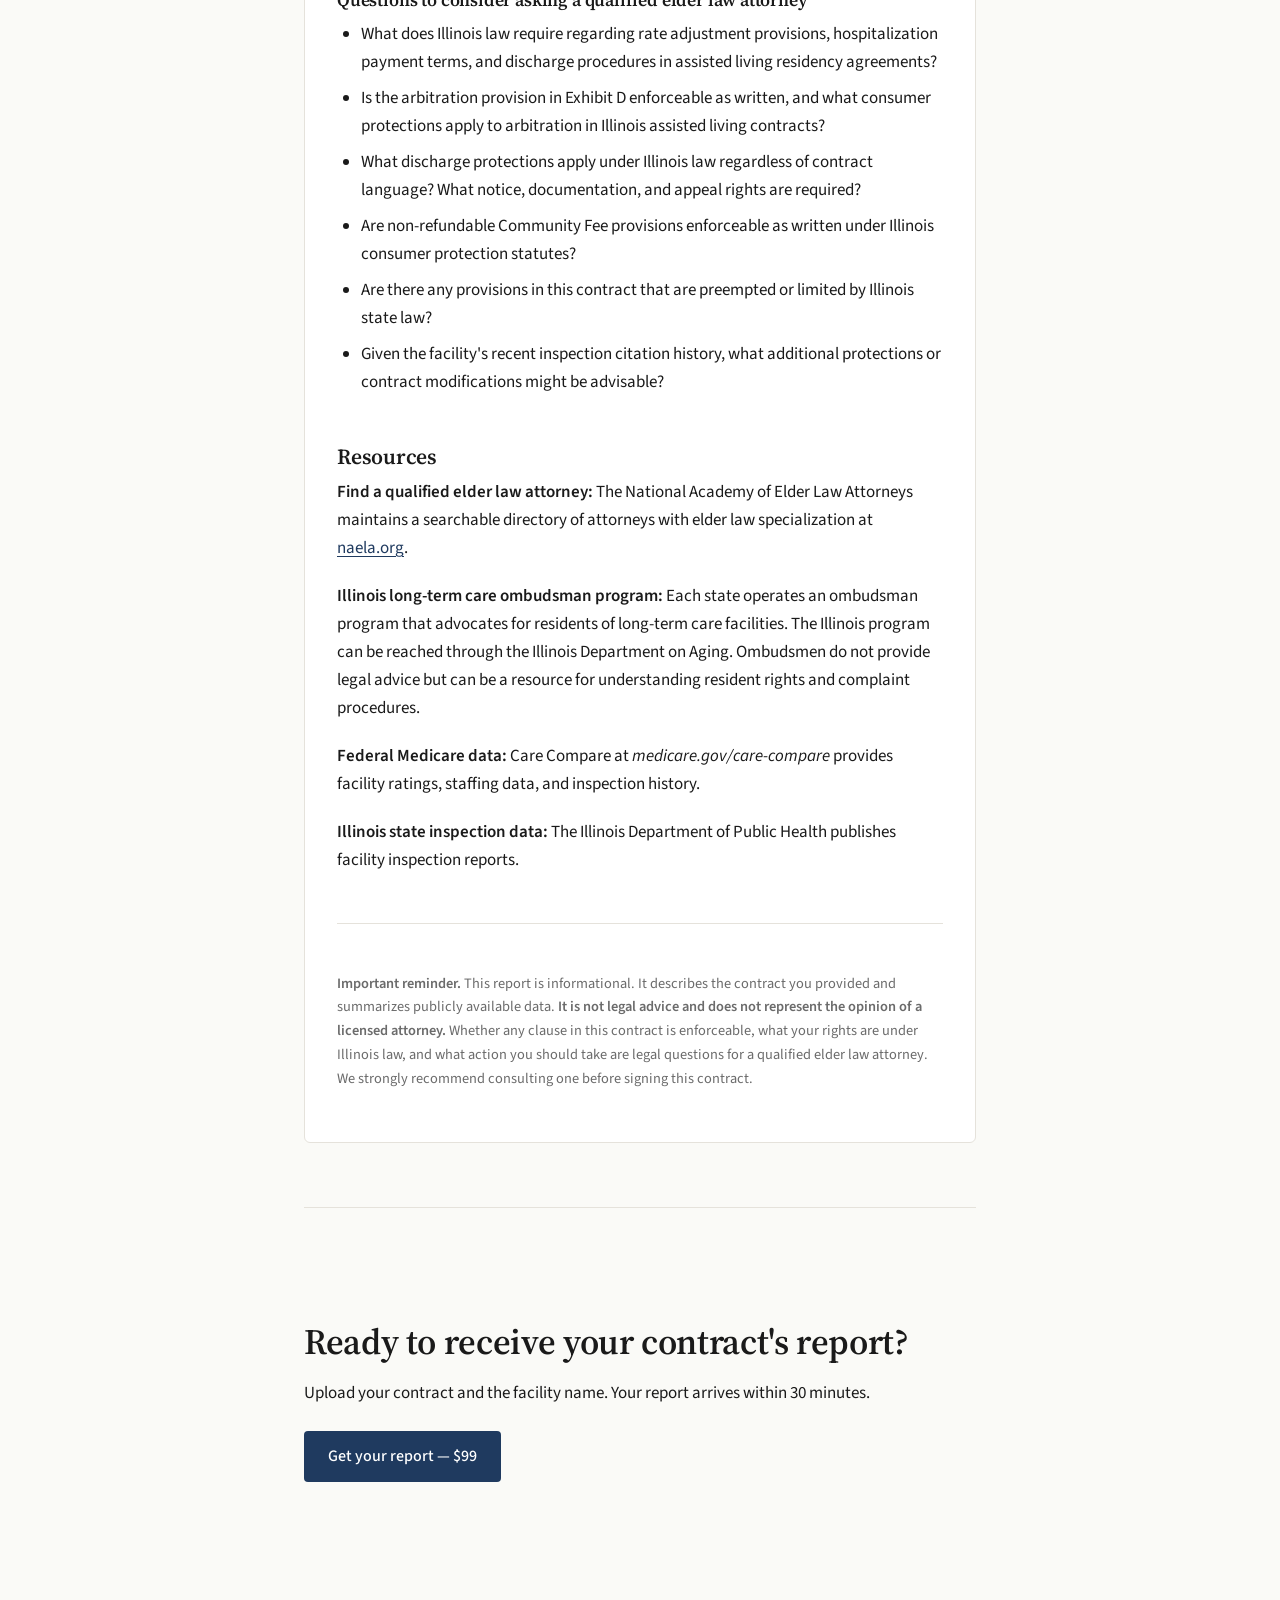
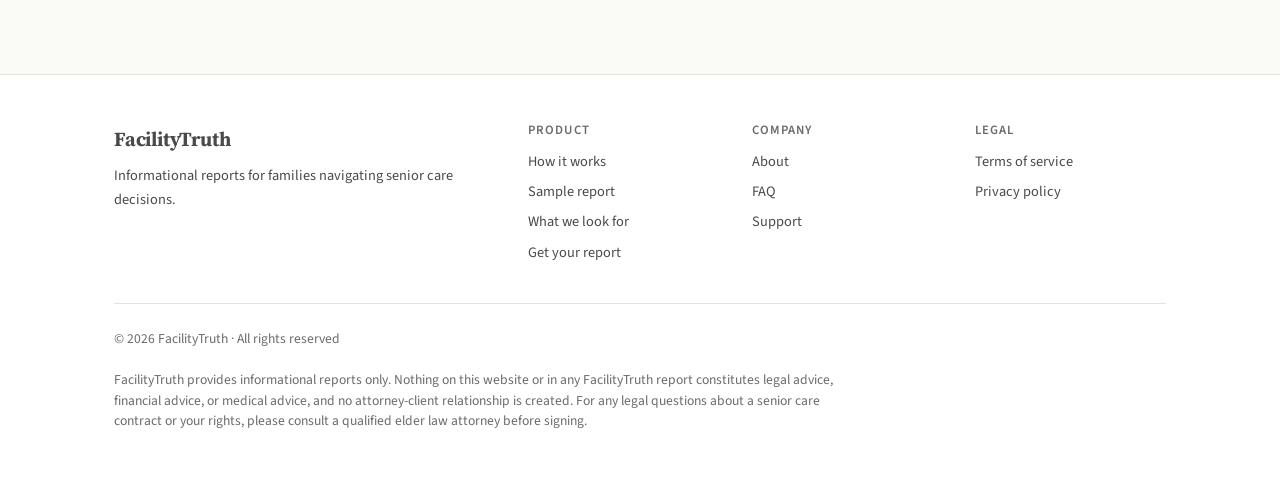
<file: sample-report.html>
<!DOCTYPE html>
<html lang="en">
<head>
  <meta charset="UTF-8">
  <meta name="viewport" content="width=device-width, initial-scale=1.0">
  <title>Sample Report — FacilityTruth</title>
  <meta name="description" content="See exactly what a FacilityTruth informational report looks like. Sample report based on a fictitious facility and contract.">
  <link rel="stylesheet" href="styles.css">
  <link rel="preconnect" href="https://fonts.googleapis.com">
  <link rel="preconnect" href="https://fonts.gstatic.com" crossorigin>
  <link href="https://fonts.googleapis.com/css2?family=Source+Sans+3:wght@400;500;600;700&family=Source+Serif+4:ital,opt,wght@0,8..60,400;0,8..60,600;0,8..60,700;1,8..60,400&display=swap" rel="stylesheet">
</head>
<body>

<header class="site-header">
  <div class="container">
    <a href="/" class="brand">FacilityTruth</a>
    <nav>
      <ul>
        <li><a href="/how-it-works.html">How it works</a></li>
        <li><a href="/red-flags.html">What we look for</a></li>
        <li><a href="/sample-report.html">Sample report</a></li>
        <li><a href="/faq.html">FAQ</a></li>
        <li><a href="/about.html">About</a></li>
        <li><a href="/#get-report" class="cta">Get your report</a></li>
      </ul>
    </nav>
  </div>
</header>

<main>
  <div class="reading-container">
    <p class="eyebrow">Sample report — facility and names are fictitious</p>
    <h1>What your report looks like</h1>
    <p class="hero-subtitle">This is a complete sample of a FacilityTruth informational report. Every section below is included in the $99 report you receive — delivered as a PDF within 30 minutes of purchase. The facility, dates, and contract language shown are illustrative.</p>

    <div class="disclaimer-box">
      <h4>This sample is illustrative</h4>
      <p>The facility and names below are fictitious. Real reports describe your specific contract using the same neutral structure shown here. <strong>FacilityTruth does not provide legal advice and does not tell you whether to sign, what to negotiate, or what your legal rights are.</strong> For any legal question, consult a qualified elder law attorney before signing.</p>
    </div>

    <div class="toc">
      <h4>In this report</h4>
      <ul>
        <li><a href="#overview">Contract overview</a></li>
        <li><a href="#findings">Clause-by-clause description</a></li>
        <li><a href="#facility">Facility track record</a></li>
        <li><a href="#questions">Questions to consider</a></li>
        <li><a href="#resources">Resources</a></li>
      </ul>
    </div>

    <div class="sample-report">
      <div class="report-header">
        <p class="report-meta">FacilityTruth Report — Sample</p>
        <h2 style="margin-top: 0; margin-bottom: 0.25rem;">Maplewood Senior Living — Springfield, IL</h2>
        <p class="text-muted">123 Elm Street · Springfield, Illinois 62701 · Medicare ID: 145892</p>
        <p class="text-muted text-small" style="margin-top: 0.5rem;">Report date: April 14, 2026 · Contract version: March 2026 (24 pages, including Exhibits A–D)</p>
      </div>

      <p class="text-small text-muted" style="margin-bottom: 1.5rem;"><strong>Important:</strong> This report describes the contract you provided and summarizes publicly available data. It is not legal advice and does not represent the opinion of a licensed attorney. For any legal question about this contract, your rights, or any specific course of action, please consult a qualified elder law attorney before signing. The National Academy of Elder Law Attorneys maintains a directory at naela.org.</p>

      <h3 id="overview" style="margin-top: 2rem;">Contract overview</h3>
      <p>This is a 24-page assisted living residency agreement between Maplewood Senior Living of Springfield, Illinois ("the Facility") and the prospective resident ("Resident") with a designated Resident's Representative listed in the signature block. The contract obligates the Facility to provide housing, meals, personal care services consistent with the assigned care level, and medication management as described in Exhibit C. The Resident agrees to pay a Monthly Service Fee, a one-time Community Fee, ancillary fees as described in the schedule, and to abide by the Facility's rules as currently in effect and as subsequently amended.</p>
      <p>The contract is structured in four parts. The main agreement (12 pages) covers general terms, fees, services, and termination. Exhibit A is a fee schedule with current rates. Exhibit B is the rules and policies addendum. Exhibit C lists ancillary services and pricing. Exhibit D is a dispute resolution agreement covering arbitration. Each is described in the relevant section below.</p>

      <h3 id="findings" style="margin-top: 2rem;">Clause-by-clause description</h3>
      <p style="font-size: 0.95rem; color: var(--color-ink-muted);">The contract contains a number of provisions worth understanding. Below, we describe each significant clause: what the contract says, what it means in plain English, industry context, and questions you may want to ask.</p>

      <div class="finding">
        <p class="finding-category">Financial terms</p>
        <h4>Monthly rate adjustment provision</h4>
        <p class="finding-citation">Article IV, Section B</p>
        <div class="finding-quote">"The Facility reserves the right to adjust the Monthly Service Fee upon thirty (30) days prior written notice to Resident or Resident's Representative. Rate adjustments are not limited in frequency or amount and may occur at any time."</div>
        <div class="finding-section">
          <p class="finding-section-label">In plain English</p>
          <p>This contract permits the Facility to change the Monthly Service Fee at any time, in any amount, with 30 days written notice. There is no contractual cap on the size or frequency of changes.</p>
        </div>
        <div class="finding-section">
          <p class="finding-section-label">Industry context</p>
          <p>Rate adjustment provisions vary substantially. Some contracts include caps tied to a published inflation index or a fixed annual maximum. This contract does not include such a cap.</p>
        </div>
        <div class="finding-section">
          <p class="finding-section-label">Questions to consider</p>
          <p><strong>For the facility:</strong> What has been the typical annual rate adjustment over the past three years? Is there a published policy on adjustment frequency or size beyond what's in the contract?<br><strong>For an attorney:</strong> How does Illinois law treat rate adjustment provisions in assisted living residency agreements? Are there state regulations that affect what notice or limits apply?</p>
        </div>
      </div>

      <div class="finding">
        <p class="finding-category">Dispute resolution</p>
        <h4>Arbitration provision in Exhibit D</h4>
        <p class="finding-citation">Article IX, Section A — Exhibit D</p>
        <div class="finding-quote">"Any and all disputes, controversies or claims arising out of or relating to this Agreement shall be resolved exclusively by binding arbitration... Resident and Facility expressly waive any right to trial by jury or judge."</div>
        <div class="finding-section">
          <p class="finding-section-label">In plain English</p>
          <p>This contract directs disputes to private binding arbitration rather than court. By signing as written, the Resident and Facility both waive jury trial rights for covered disputes. The clause is contained in a separate Exhibit D rather than in the main agreement.</p>
        </div>
        <div class="finding-section">
          <p class="finding-section-label">Industry context</p>
          <p>Arbitration provisions are common in senior care contracts. Their scope, presentation (mandatory vs. optional), and any opt-out windows vary substantially. State law varies on what arbitration provisions are enforceable in residency agreements, and federal regulations restrict arbitration as a condition of admission for skilled nursing facilities. Assisted living is regulated at the state level.</p>
        </div>
        <div class="finding-section">
          <p class="finding-section-label">Questions to consider</p>
          <p><strong>For the facility:</strong> Is signing Exhibit D a condition of admission, or is it presented as optional? If optional, what is the documented procedure for declining? Is there an opt-out or withdrawal window after signing?<br><strong>For an attorney:</strong> Arbitration provisions are a significant area of state-specific consumer protection law. We strongly recommend reviewing this clause with a qualified Illinois elder law attorney before signing, including any state-specific protections that affect enforceability.</p>
        </div>
      </div>

      <div class="finding">
        <p class="finding-category">Discharge & termination</p>
        <h4>Discharge provision — behavioral grounds</h4>
        <p class="finding-citation">Article VII, Section C.2</p>
        <div class="finding-quote">"The Facility may terminate this Agreement and discharge Resident upon five (5) days written notice in the event of behaviors determined by Facility management, in its sole discretion, to pose a risk to the safety, well-being, or comfort of other residents or staff."</div>
        <div class="finding-section">
          <p class="finding-section-label">In plain English</p>
          <p>This clause allows the Facility to terminate the agreement and require the Resident to leave with 5 days notice. The grounds are described as behaviors that pose a risk to safety, well-being, or comfort. The determination is made by Facility management without a documented requirement for independent clinical review.</p>
        </div>
        <div class="finding-section">
          <p class="finding-section-label">Industry context</p>
          <p>Discharge notice periods range from a few days to 30 days or more depending on the contract and the grounds. Some contracts require independent clinical assessment before behavioral discharges; this contract does not. Federal protections for skilled nursing residents do not apply to assisted living, which is regulated at the state level. Illinois has specific assisted living discharge regulations that operate independently of contract language.</p>
        </div>
        <div class="finding-section">
          <p class="finding-section-label">Questions to consider</p>
          <p><strong>For the facility:</strong> How often have behavioral discharges occurred over the past three years, and under what circumstances? Is there a written internal review process before discharge?<br><strong>For an attorney:</strong> What does Illinois law require for involuntary discharge from assisted living, including any notice periods, documentation, or appeal rights that apply regardless of what the contract says?</p>
        </div>
      </div>

      <div class="finding">
        <p class="finding-category">Care provisions</p>
        <h4>Level of care assessment</h4>
        <p class="finding-citation">Article IV, Section D</p>
        <div class="finding-quote">"Resident's level of care shall be assessed by Facility nursing staff on a quarterly basis or more frequently as clinically indicated. Level of care tier and associated fees may be adjusted at the Facility's discretion based on assessment findings."</div>
        <div class="finding-section">
          <p class="finding-section-label">In plain English</p>
          <p>Care level — which determines the monthly fee tier — is assessed by Facility nursing staff every quarter, or more frequently if clinically indicated. The Facility determines the resulting tier and fee. The contract does not describe an independent review or appeals process.</p>
        </div>
        <div class="finding-section">
          <p class="finding-section-label">Industry context</p>
          <p>Care level assessments are commonly conducted by facility staff. Some contracts include a documented appeals process or describe an external assessment option; this contract does not. The structural alignment question — that higher tiers correspond to higher fees — is something to be aware of.</p>
        </div>
        <div class="finding-section">
          <p class="finding-section-label">Questions to consider</p>
          <p><strong>For the facility:</strong> What assessment tool is used? What is the procedure if the family disagrees with an assessment finding? Is there a written internal review process?<br><strong>For an attorney:</strong> Are there state regulations governing care level disputes in Illinois assisted living?</p>
        </div>
      </div>

      <div class="finding">
        <p class="finding-category">Financial terms</p>
        <h4>Hospitalization payment provision</h4>
        <p class="finding-citation">Article IV, Section F</p>
        <div class="finding-quote">"Resident shall remain financially responsible for the full Monthly Service Fee during any temporary absence from the Facility, including but not limited to hospitalization, rehabilitation, or skilled nursing transfer."</div>
        <div class="finding-section">
          <p class="finding-section-label">In plain English</p>
          <p>If the Resident is hospitalized or temporarily absent, the contract requires continued payment of the full Monthly Service Fee. The contract does not provide for a reduced bed-hold rate during absences.</p>
        </div>
        <div class="finding-section">
          <p class="finding-section-label">Industry context</p>
          <p>Bed-hold provisions vary. Some contracts provide a reduced rate (often 50–75% of the full fee) for absences over a specified length such as 7 consecutive days. This contract requires full payment during all absences.</p>
        </div>
        <div class="finding-section">
          <p class="finding-section-label">Questions to consider</p>
          <p><strong>For the facility:</strong> Is a reduced bed-hold rate available in practice, even if not specified in the contract? What has been the typical financial impact for residents with extended hospital stays?<br><strong>For an attorney:</strong> Are bed-hold provisions regulated under Illinois law for assisted living facilities?</p>
        </div>
      </div>

      <div class="finding">
        <p class="finding-category">Financial terms</p>
        <h4>Ancillary supply markup</h4>
        <p class="finding-citation">Article V, Section B — Exhibit C</p>
        <div class="finding-quote">"Supplies and materials provided by the Facility beyond those included in the base service rate, including incontinence products, wound care materials, and medical supplies, shall be billed at the Facility's cost plus fifteen percent (15%)."</div>
        <div class="finding-section">
          <p class="finding-section-label">In plain English</p>
          <p>Ancillary supplies provided by the Facility are billed at the Facility's cost plus a 15% markup. The contract specifies the markup percentage, which is more transparent than contracts that don't.</p>
        </div>
        <div class="finding-section">
          <p class="finding-section-label">Industry context</p>
          <p>Markup percentages, where specified, range from approximately 10% to 25%+. The 15% markup in this contract is in the middle of typical practice. The contract does not specify whether the Resident may purchase supplies from an outside source.</p>
        </div>
        <div class="finding-section">
          <p class="finding-section-label">Questions to consider</p>
          <p><strong>For the facility:</strong> Is itemized monthly billing for ancillary supplies available? May supplies be sourced externally? What is the typical monthly ancillary cost for a resident at the projected care level?</p>
        </div>
      </div>

      <div class="finding">
        <p class="finding-category">Financial terms</p>
        <h4>Community fee and rescission window</h4>
        <p class="finding-citation">Article III, Section A</p>
        <div class="finding-quote">"A non-refundable Community Fee of Three Thousand Dollars ($3,000) is due upon execution of this Agreement. After the fourteen (14) day rescission period, this fee is fully earned and non-refundable under all circumstances."</div>
        <div class="finding-section">
          <p class="finding-section-label">In plain English</p>
          <p>A $3,000 Community Fee is due at signing. The contract provides a 14-day rescission window during which the fee is refundable; after that window the fee is non-refundable.</p>
        </div>
        <div class="finding-section">
          <p class="finding-section-label">Industry context</p>
          <p>Community fees vary widely in amount and rescission window. Windows of 14 to 30 days are both common. Some states have consumer protection laws that affect enforceability of non-refundable fee provisions.</p>
        </div>
        <div class="finding-section">
          <p class="finding-section-label">Questions to consider</p>
          <p><strong>For the facility:</strong> How is the rescission window calculated — from signing date or from move-in date?<br><strong>For an attorney:</strong> Are there Illinois consumer protection statutes that affect enforceability of non-refundable fee provisions in residency agreements?</p>
        </div>
      </div>

      <h3 id="facility" style="margin-top: 3rem;">Facility track record</h3>
      <p>The data below is retrieved from publicly available federal and Illinois state government databases. We summarize what's published and provide source links so you can verify the data directly.</p>

      <h4 style="margin-top: 1.5rem;">Medicare ratings (CMS Care Compare)</h4>
      <table>
        <tr><td>Overall rating</td><td>2 of 5 stars (Below average)</td></tr>
        <tr><td>Health inspections</td><td>1 of 5 stars (Much below average)</td></tr>
        <tr><td>Staffing</td><td>3 of 5 stars (Average)</td></tr>
        <tr><td>Quality measures</td><td>3 of 5 stars (Average)</td></tr>
        <tr><td>Federal penalty history (3 yrs)</td><td>None</td></tr>
        <tr><td>Data retrieved</td><td>April 14, 2026</td></tr>
      </table>
      <p class="text-small text-muted">Source: <em>medicare.gov/care-compare</em>. Star ratings are a federal summary measure. They do not capture all aspects of facility quality and should be reviewed alongside other information.</p>

      <h4>Illinois state inspection citations — last 36 months</h4>
      <p class="text-small text-muted">Source: Illinois Department of Public Health. Citation severity codes follow the federal scope-and-severity grid (A–L), where higher letters indicate greater scope or severity.</p>

      <table>
        <thead>
          <tr><th>Date</th><th>Citation</th><th>Severity</th></tr>
        </thead>
        <tbody>
          <tr>
            <td>Jan 2026</td>
            <td>Medication administration error — failure to follow physician orders. Cited for incorrect dosage of blood pressure medication administered to two residents over a three-week period. Second medication-related citation in 24 months.</td>
            <td>D</td>
          </tr>
          <tr>
            <td>Aug 2025</td>
            <td>Failure to update care plan after change in condition. Following a resident fall resulting in a hip fracture, the facility did not update the care plan within state-required timeframe.</td>
            <td>D</td>
          </tr>
          <tr>
            <td>Mar 2025</td>
            <td>Inadequate overnight staffing coverage on two shifts. Plan of correction submitted and accepted by the state.</td>
            <td>C</td>
          </tr>
          <tr>
            <td>Nov 2024</td>
            <td>Improper temperature controls for refrigerated medications. No resident harm documented.</td>
            <td>B</td>
          </tr>
          <tr>
            <td>Jun 2024</td>
            <td>Failure to provide advance notice for a room change. The facility acknowledged the error and compensated the resident.</td>
            <td>B</td>
          </tr>
        </tbody>
      </table>

      <h3 id="questions" style="margin-top: 3rem;">Questions to consider</h3>
      <p>Below are questions that may be useful to bring to a conversation with the facility, separated from questions you may want to bring to an attorney. These are conversation starters drawn from the clauses described above. Whether to ask any of them, and how, is your decision.</p>

      <h4>Questions to consider asking the facility</h4>
      <ul>
        <li>What has been the typical annual rate adjustment at this facility over the past three to five years?</li>
        <li>Is signing the arbitration agreement (Exhibit D) a condition of admission, or is it presented as optional? If optional, what is the documented procedure for declining?</li>
        <li>How often have behavioral discharges occurred over the past three years, and under what circumstances? Is there a written internal review process before discharge?</li>
        <li>What care level assessment tool is used, and what is the procedure if the family disagrees with an assessment finding?</li>
        <li>Is a reduced bed-hold rate available during hospitalization, even if not specified in the contract?</li>
        <li>What is the typical monthly ancillary supply cost for a resident at the projected care level? May supplies be sourced externally?</li>
        <li>Is a current copy of the resident handbook available on request?</li>
        <li>Can you walk us through the medication-related citations from 2024 and 2026, and what corrective actions have been taken?</li>
      </ul>

      <h4>Questions to consider asking a qualified elder law attorney</h4>
      <ul>
        <li>What does Illinois law require regarding rate adjustment provisions, hospitalization payment terms, and discharge procedures in assisted living residency agreements?</li>
        <li>Is the arbitration provision in Exhibit D enforceable as written, and what consumer protections apply to arbitration in Illinois assisted living contracts?</li>
        <li>What discharge protections apply under Illinois law regardless of contract language? What notice, documentation, and appeal rights are required?</li>
        <li>Are non-refundable Community Fee provisions enforceable as written under Illinois consumer protection statutes?</li>
        <li>Are there any provisions in this contract that are preempted or limited by Illinois state law?</li>
        <li>Given the facility's recent inspection citation history, what additional protections or contract modifications might be advisable?</li>
      </ul>

      <h3 id="resources" style="margin-top: 3rem;">Resources</h3>
      <p><strong>Find a qualified elder law attorney:</strong> The National Academy of Elder Law Attorneys maintains a searchable directory of attorneys with elder law specialization at <a href="https://www.naela.org" target="_blank" rel="noopener">naela.org</a>.</p>
      <p><strong>Illinois long-term care ombudsman program:</strong> Each state operates an ombudsman program that advocates for residents of long-term care facilities. The Illinois program can be reached through the Illinois Department on Aging. Ombudsmen do not provide legal advice but can be a resource for understanding resident rights and complaint procedures.</p>
      <p><strong>Federal Medicare data:</strong> Care Compare at <em>medicare.gov/care-compare</em> provides facility ratings, staffing data, and inspection history.</p>
      <p><strong>Illinois state inspection data:</strong> The Illinois Department of Public Health publishes facility inspection reports.</p>

      <hr>

      <p class="text-small text-muted"><strong>Important reminder.</strong> This report is informational. It describes the contract you provided and summarizes publicly available data. <strong>It is not legal advice and does not represent the opinion of a licensed attorney.</strong> Whether any clause in this contract is enforceable, what your rights are under Illinois law, and what action you should take are legal questions for a qualified elder law attorney. We strongly recommend consulting one before signing this contract.</p>
    </div>

    <div class="section-rule" style="margin-top: 4rem;">
      <h2>Ready to receive your contract's report?</h2>
      <p>Upload your contract and the facility name. Your report arrives within 30 minutes.</p>
      <p style="margin-top: 1.5rem;">
        <a href="/#get-report" class="btn btn-primary">Get your report — $99</a>
      </p>
    </div>
  </div>
</main>

<footer class="site-footer">
  <div class="container">
    <div class="footer-grid">
      <div>
        <a href="/" class="brand">FacilityTruth</a>
        <p class="text-small" style="margin-top: 0.5rem;">Informational reports for families navigating senior care decisions.</p>
      </div>
      <div>
        <h4>Product</h4>
        <ul>
          <li><a href="/how-it-works.html">How it works</a></li>
          <li><a href="/sample-report.html">Sample report</a></li>
          <li><a href="/red-flags.html">What we look for</a></li>
          <li><a href="/#get-report">Get your report</a></li>
        </ul>
      </div>
      <div>
        <h4>Company</h4>
        <ul>
          <li><a href="/about.html">About</a></li>
          <li><a href="/faq.html">FAQ</a></li>
          <li><a href="mailto:support@facilitytruth.com">Support</a></li>
        </ul>
      </div>
      <div>
        <h4>Legal</h4>
        <ul>
          <li><a href="/terms.html">Terms of service</a></li>
          <li><a href="/privacy.html">Privacy policy</a></li>
        </ul>
      </div>
    </div>
    <div class="footer-bottom">
      <p>© 2026 FacilityTruth · All rights reserved</p>
      <p class="footer-disclaimer">FacilityTruth provides informational reports only. Nothing on this website or in any FacilityTruth report constitutes legal advice, financial advice, or medical advice, and no attorney-client relationship is created. For any legal questions about a senior care contract or your rights, please consult a qualified elder law attorney before signing.</p>
    </div>
  </div>
</footer>

</body>
</html>
</file>
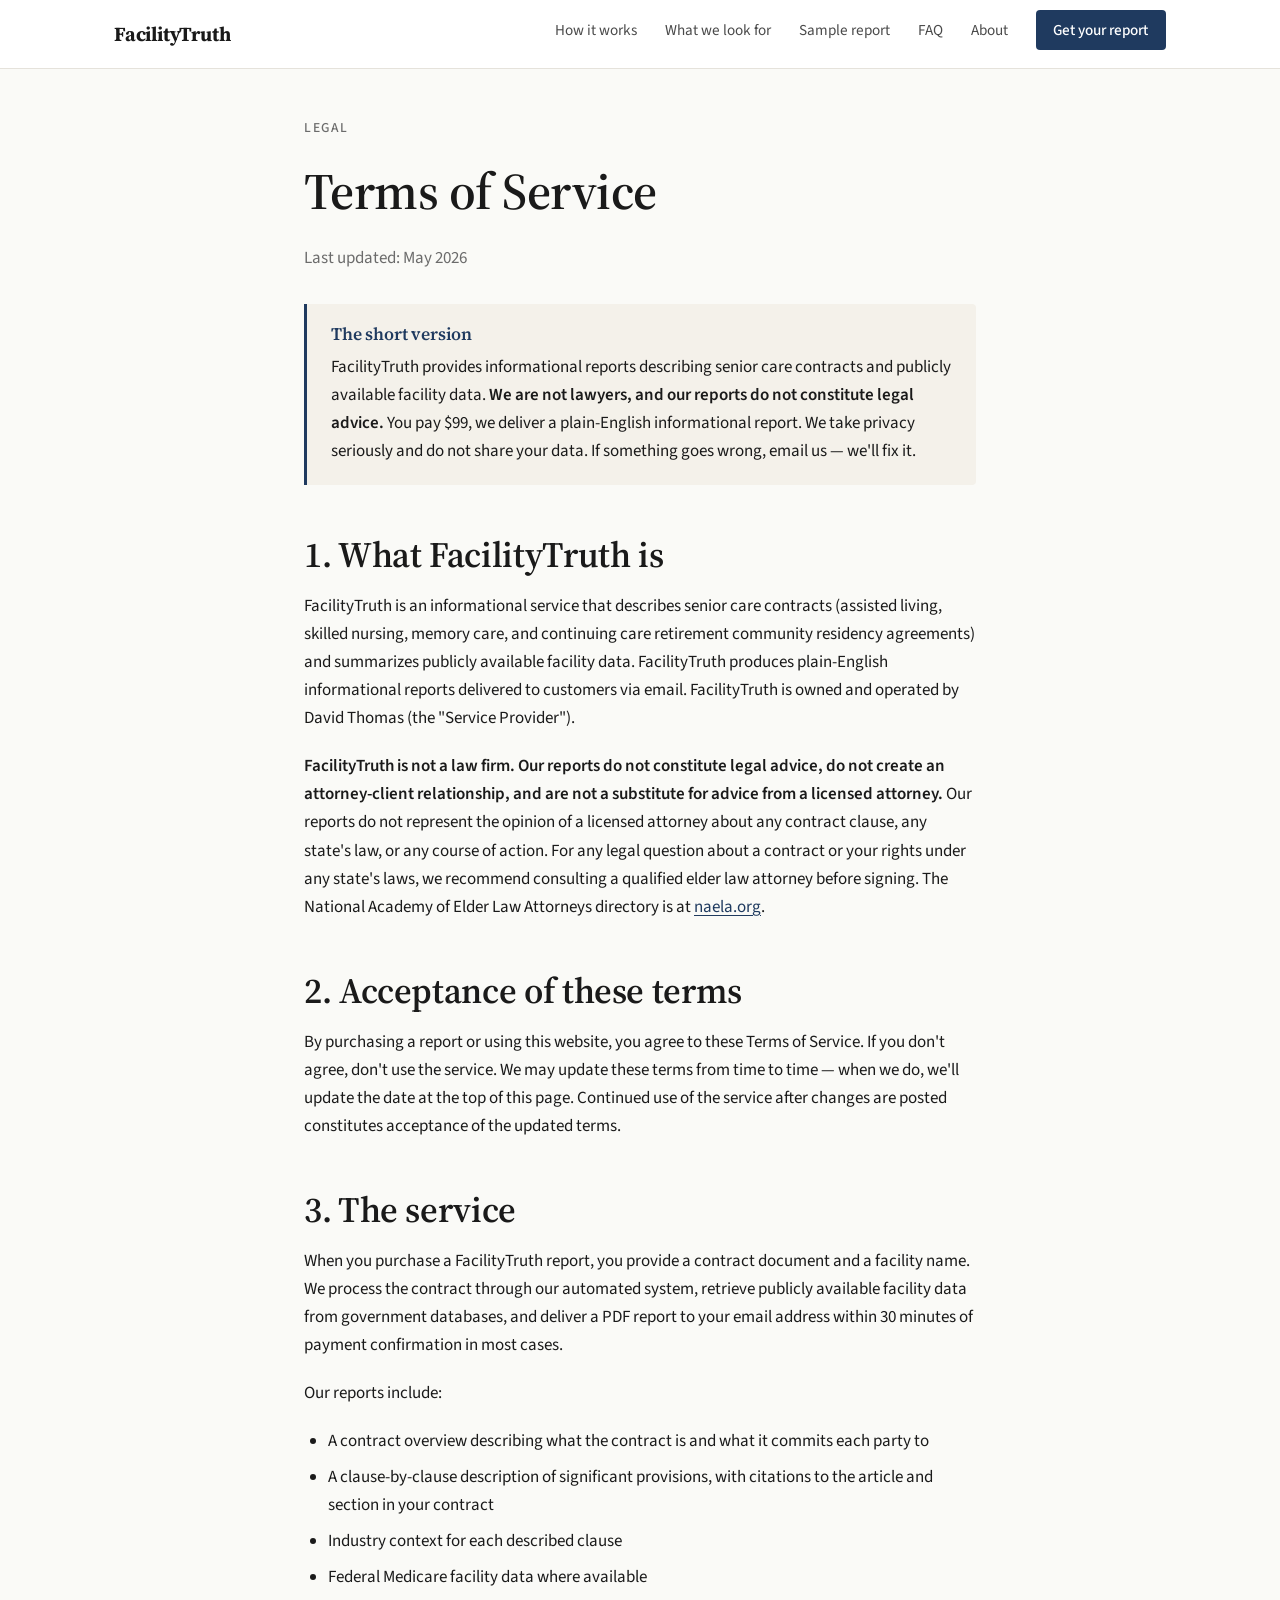
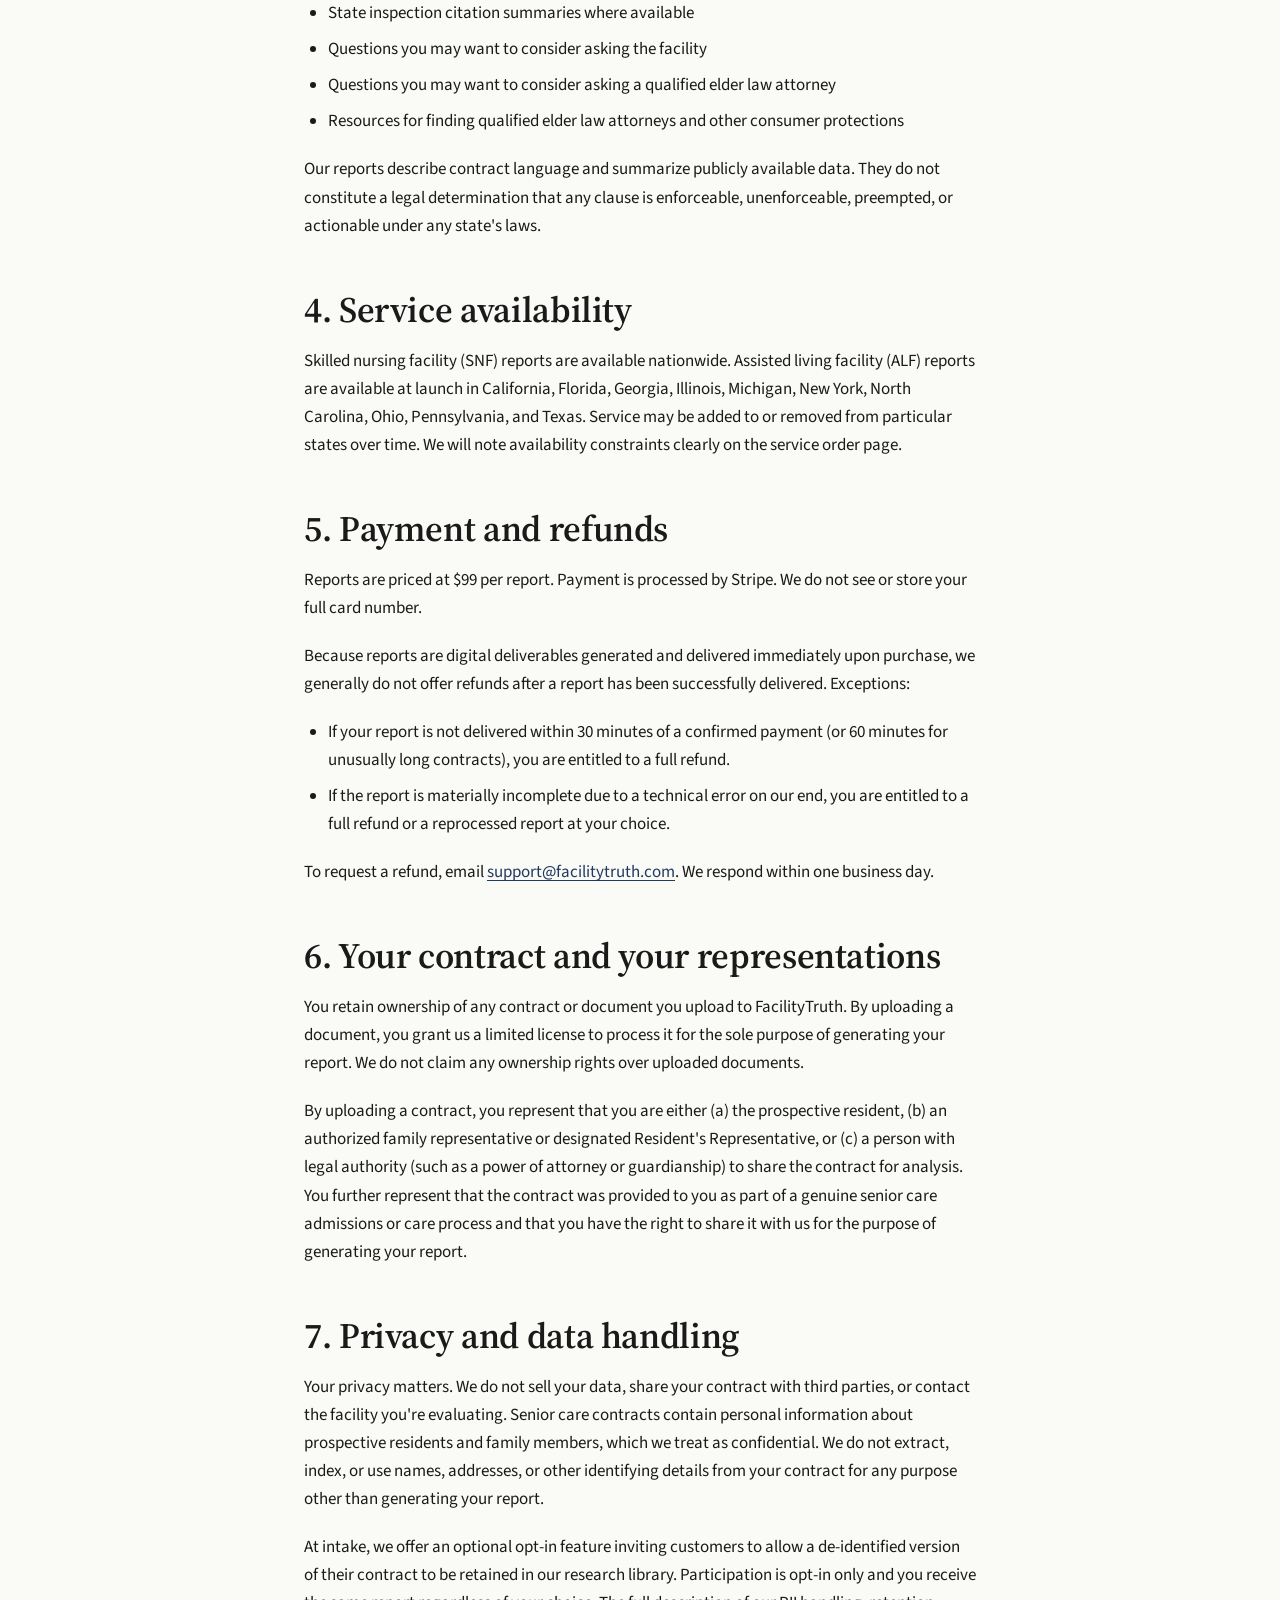
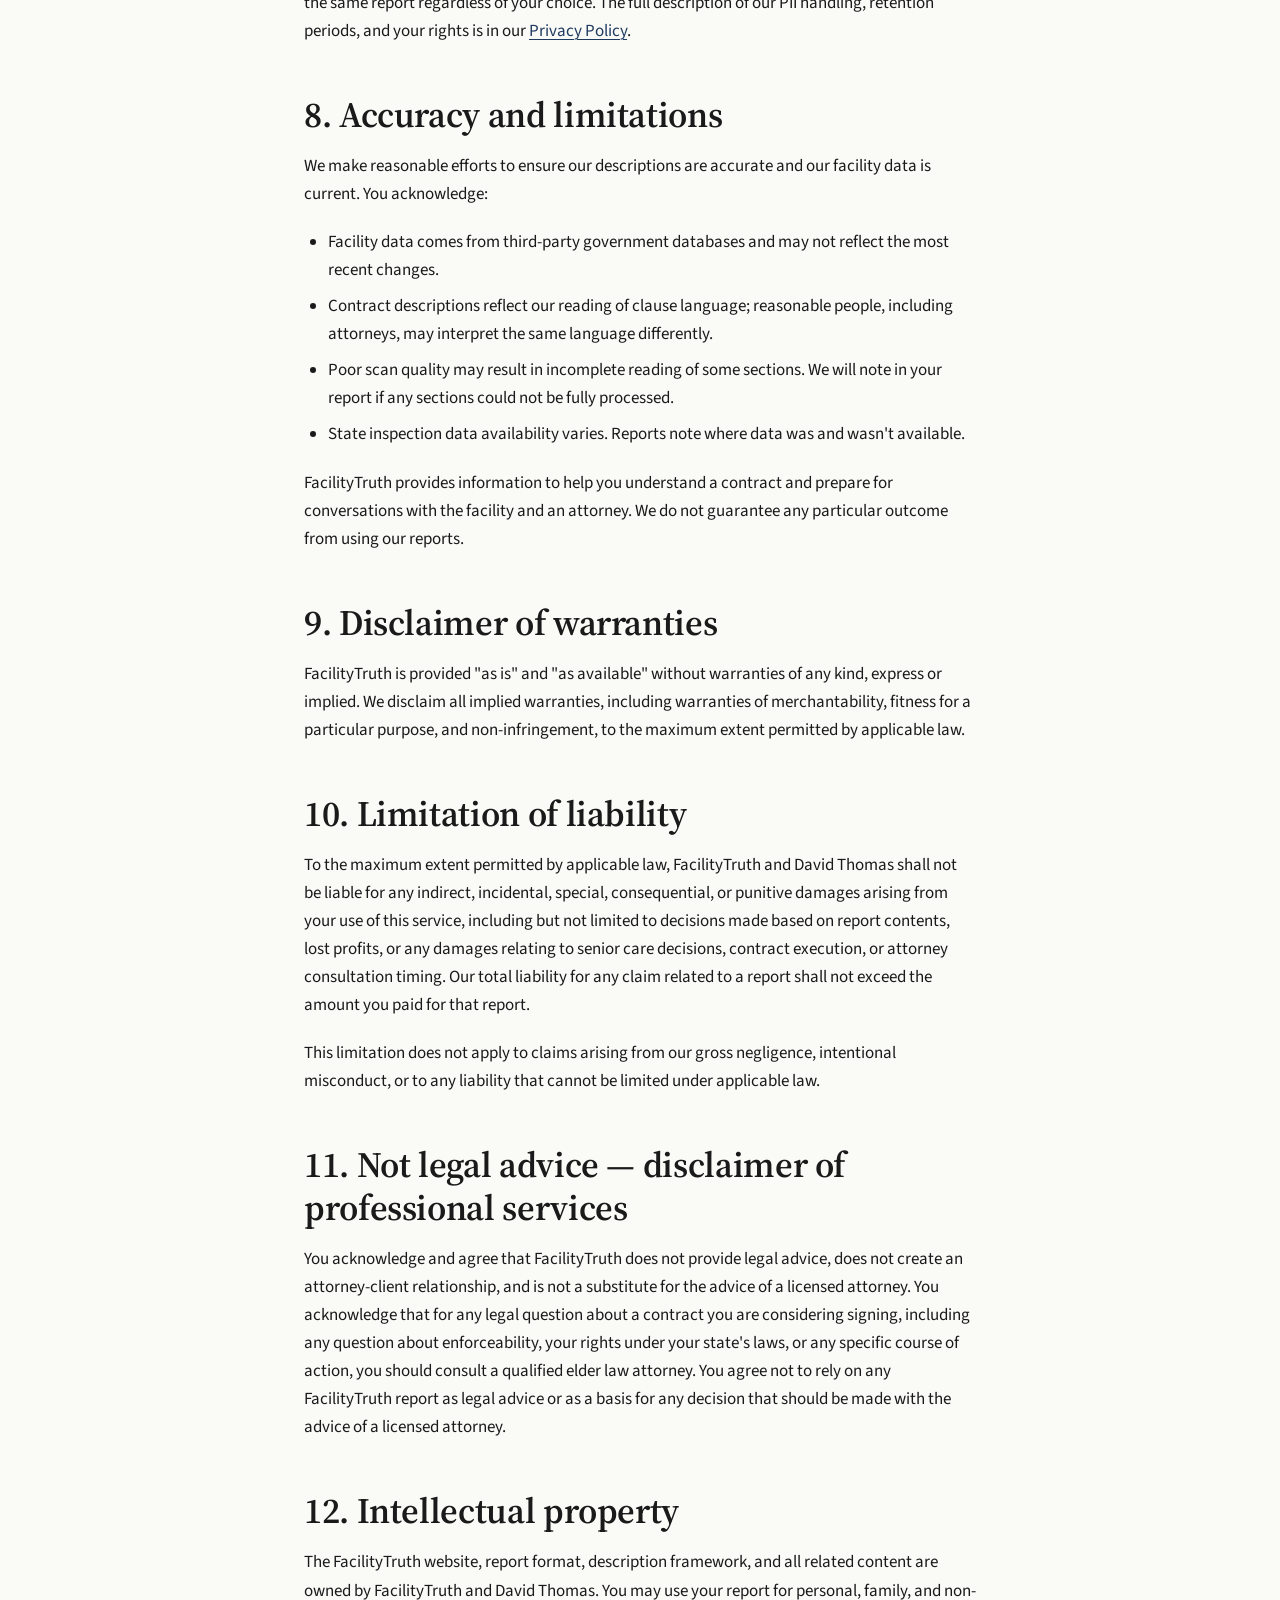
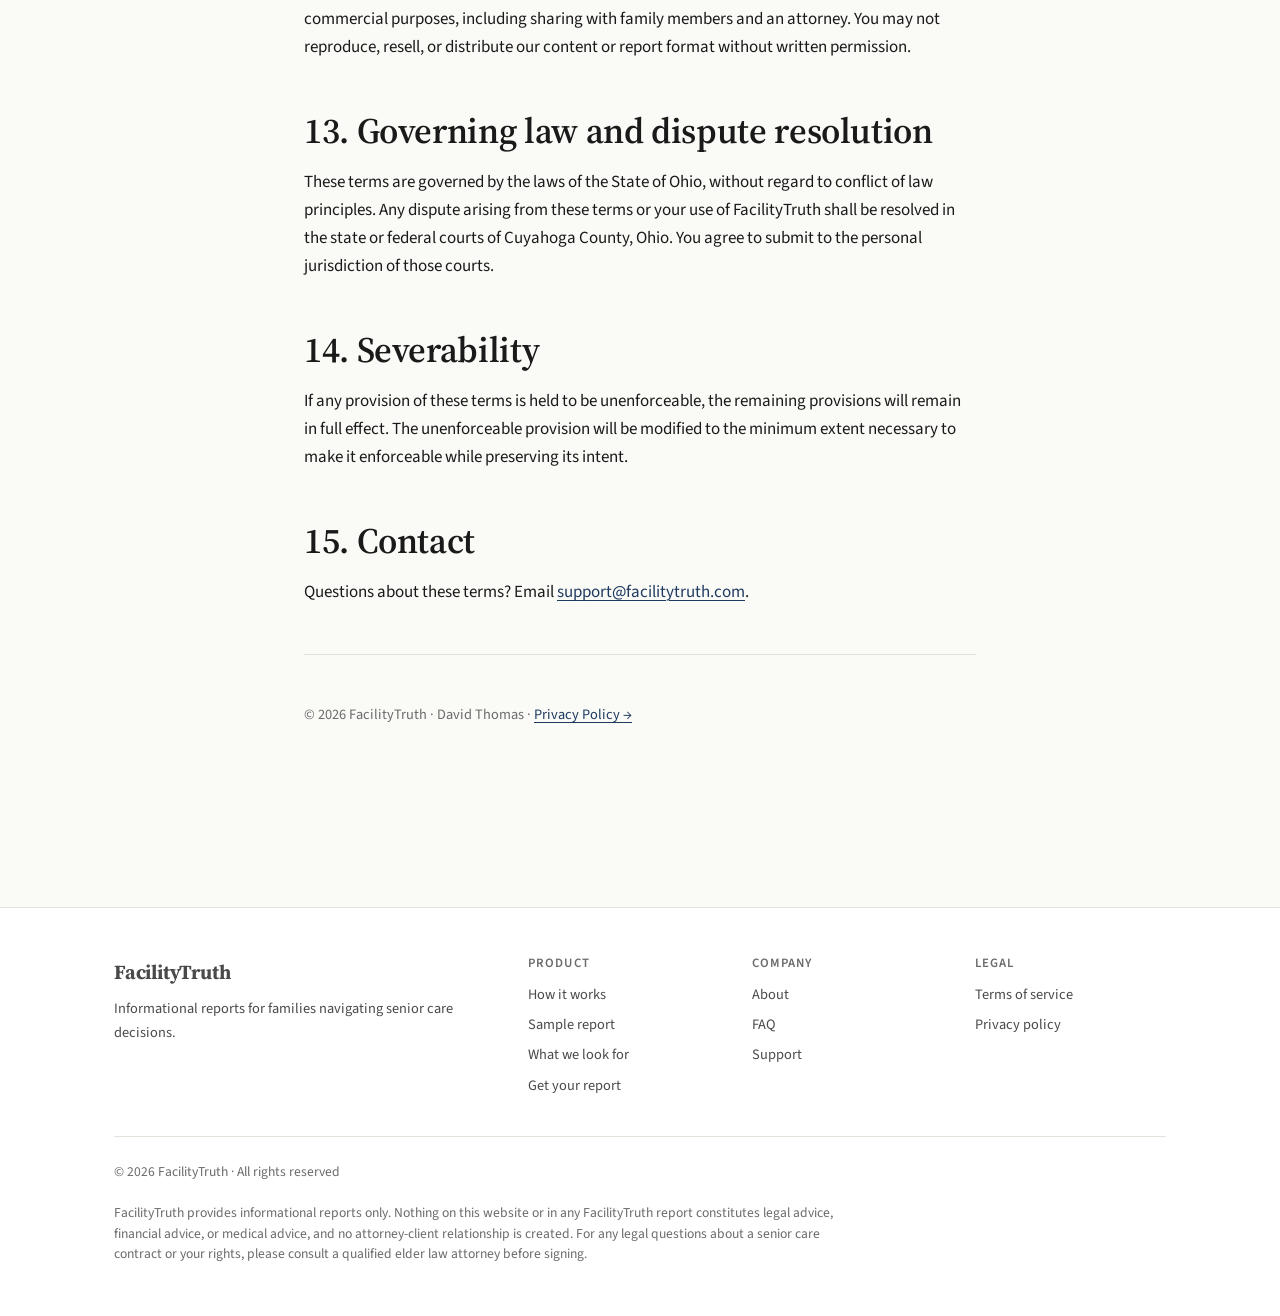
<file: terms.html>
<!DOCTYPE html>
<html lang="en">
<head>
  <meta charset="UTF-8">
  <meta name="viewport" content="width=device-width, initial-scale=1.0">
  <title>Terms of Service — FacilityTruth</title>
  <meta name="description" content="FacilityTruth Terms of Service.">
  <link rel="stylesheet" href="styles.css">
  <link rel="preconnect" href="https://fonts.googleapis.com">
  <link rel="preconnect" href="https://fonts.gstatic.com" crossorigin>
  <link href="https://fonts.googleapis.com/css2?family=Source+Sans+3:wght@400;500;600;700&family=Source+Serif+4:ital,opt,wght@0,8..60,400;0,8..60,600;0,8..60,700;1,8..60,400&display=swap" rel="stylesheet">
</head>
<body>

<header class="site-header">
  <div class="container">
    <a href="/" class="brand">FacilityTruth</a>
    <nav>
      <ul>
        <li><a href="/how-it-works.html">How it works</a></li>
        <li><a href="/red-flags.html">What we look for</a></li>
        <li><a href="/sample-report.html">Sample report</a></li>
        <li><a href="/faq.html">FAQ</a></li>
        <li><a href="/about.html">About</a></li>
        <li><a href="/#get-report" class="cta">Get your report</a></li>
      </ul>
    </nav>
  </div>
</header>

<main>
  <div class="reading-container">
    <p class="eyebrow">Legal</p>
    <h1>Terms of Service</h1>
    <p class="text-muted">Last updated: May 2026</p>

    <div class="callout">
      <h4>The short version</h4>
      <p>FacilityTruth provides informational reports describing senior care contracts and publicly available facility data. <strong>We are not lawyers, and our reports do not constitute legal advice.</strong> You pay $99, we deliver a plain-English informational report. We take privacy seriously and do not share your data. If something goes wrong, email us — we'll fix it.</p>
    </div>

    <h2>1. What FacilityTruth is</h2>
    <p>FacilityTruth is an informational service that describes senior care contracts (assisted living, skilled nursing, memory care, and continuing care retirement community residency agreements) and summarizes publicly available facility data. FacilityTruth produces plain-English informational reports delivered to customers via email. FacilityTruth is owned and operated by David Thomas (the "Service Provider").</p>
    <p><strong>FacilityTruth is not a law firm. Our reports do not constitute legal advice, do not create an attorney-client relationship, and are not a substitute for advice from a licensed attorney.</strong> Our reports do not represent the opinion of a licensed attorney about any contract clause, any state's law, or any course of action. For any legal question about a contract or your rights under any state's laws, we recommend consulting a qualified elder law attorney before signing. The National Academy of Elder Law Attorneys directory is at <a href="https://www.naela.org" target="_blank" rel="noopener">naela.org</a>.</p>

    <h2>2. Acceptance of these terms</h2>
    <p>By purchasing a report or using this website, you agree to these Terms of Service. If you don't agree, don't use the service. We may update these terms from time to time — when we do, we'll update the date at the top of this page. Continued use of the service after changes are posted constitutes acceptance of the updated terms.</p>

    <h2>3. The service</h2>
    <p>When you purchase a FacilityTruth report, you provide a contract document and a facility name. We process the contract through our automated system, retrieve publicly available facility data from government databases, and deliver a PDF report to your email address within 30 minutes of payment confirmation in most cases.</p>

    <p>Our reports include:</p>
    <ul>
      <li>A contract overview describing what the contract is and what it commits each party to</li>
      <li>A clause-by-clause description of significant provisions, with citations to the article and section in your contract</li>
      <li>Industry context for each described clause</li>
      <li>Federal Medicare facility data where available</li>
      <li>State inspection citation summaries where available</li>
      <li>Questions you may want to consider asking the facility</li>
      <li>Questions you may want to consider asking a qualified elder law attorney</li>
      <li>Resources for finding qualified elder law attorneys and other consumer protections</li>
    </ul>

    <p>Our reports describe contract language and summarize publicly available data. They do not constitute a legal determination that any clause is enforceable, unenforceable, preempted, or actionable under any state's laws.</p>

    <h2>4. Service availability</h2>
    <p>Skilled nursing facility (SNF) reports are available nationwide. Assisted living facility (ALF) reports are available at launch in California, Florida, Georgia, Illinois, Michigan, New York, North Carolina, Ohio, Pennsylvania, and Texas. Service may be added to or removed from particular states over time. We will note availability constraints clearly on the service order page.</p>

    <h2>5. Payment and refunds</h2>
    <p>Reports are priced at $99 per report. Payment is processed by Stripe. We do not see or store your full card number.</p>

    <p>Because reports are digital deliverables generated and delivered immediately upon purchase, we generally do not offer refunds after a report has been successfully delivered. Exceptions:</p>
    <ul>
      <li>If your report is not delivered within 30 minutes of a confirmed payment (or 60 minutes for unusually long contracts), you are entitled to a full refund.</li>
      <li>If the report is materially incomplete due to a technical error on our end, you are entitled to a full refund or a reprocessed report at your choice.</li>
    </ul>
    <p>To request a refund, email <a href="mailto:support@facilitytruth.com">support@facilitytruth.com</a>. We respond within one business day.</p>

    <h2>6. Your contract and your representations</h2>
    <p>You retain ownership of any contract or document you upload to FacilityTruth. By uploading a document, you grant us a limited license to process it for the sole purpose of generating your report. We do not claim any ownership rights over uploaded documents.</p>

    <p>By uploading a contract, you represent that you are either (a) the prospective resident, (b) an authorized family representative or designated Resident's Representative, or (c) a person with legal authority (such as a power of attorney or guardianship) to share the contract for analysis. You further represent that the contract was provided to you as part of a genuine senior care admissions or care process and that you have the right to share it with us for the purpose of generating your report.</p>

    <h2>7. Privacy and data handling</h2>
    <p>Your privacy matters. We do not sell your data, share your contract with third parties, or contact the facility you're evaluating. Senior care contracts contain personal information about prospective residents and family members, which we treat as confidential. We do not extract, index, or use names, addresses, or other identifying details from your contract for any purpose other than generating your report.</p>

    <p>At intake, we offer an optional opt-in feature inviting customers to allow a de-identified version of their contract to be retained in our research library. Participation is opt-in only and you receive the same report regardless of your choice. The full description of our PII handling, retention periods, and your rights is in our <a href="/privacy.html">Privacy Policy</a>.</p>

    <h2>8. Accuracy and limitations</h2>
    <p>We make reasonable efforts to ensure our descriptions are accurate and our facility data is current. You acknowledge:</p>
    <ul>
      <li>Facility data comes from third-party government databases and may not reflect the most recent changes.</li>
      <li>Contract descriptions reflect our reading of clause language; reasonable people, including attorneys, may interpret the same language differently.</li>
      <li>Poor scan quality may result in incomplete reading of some sections. We will note in your report if any sections could not be fully processed.</li>
      <li>State inspection data availability varies. Reports note where data was and wasn't available.</li>
    </ul>
    <p>FacilityTruth provides information to help you understand a contract and prepare for conversations with the facility and an attorney. We do not guarantee any particular outcome from using our reports.</p>

    <h2>9. Disclaimer of warranties</h2>
    <p>FacilityTruth is provided "as is" and "as available" without warranties of any kind, express or implied. We disclaim all implied warranties, including warranties of merchantability, fitness for a particular purpose, and non-infringement, to the maximum extent permitted by applicable law.</p>

    <h2>10. Limitation of liability</h2>
    <p>To the maximum extent permitted by applicable law, FacilityTruth and David Thomas shall not be liable for any indirect, incidental, special, consequential, or punitive damages arising from your use of this service, including but not limited to decisions made based on report contents, lost profits, or any damages relating to senior care decisions, contract execution, or attorney consultation timing. Our total liability for any claim related to a report shall not exceed the amount you paid for that report.</p>
    <p>This limitation does not apply to claims arising from our gross negligence, intentional misconduct, or to any liability that cannot be limited under applicable law.</p>

    <h2>11. Not legal advice — disclaimer of professional services</h2>
    <p>You acknowledge and agree that FacilityTruth does not provide legal advice, does not create an attorney-client relationship, and is not a substitute for the advice of a licensed attorney. You acknowledge that for any legal question about a contract you are considering signing, including any question about enforceability, your rights under your state's laws, or any specific course of action, you should consult a qualified elder law attorney. You agree not to rely on any FacilityTruth report as legal advice or as a basis for any decision that should be made with the advice of a licensed attorney.</p>

    <h2>12. Intellectual property</h2>
    <p>The FacilityTruth website, report format, description framework, and all related content are owned by FacilityTruth and David Thomas. You may use your report for personal, family, and non-commercial purposes, including sharing with family members and an attorney. You may not reproduce, resell, or distribute our content or report format without written permission.</p>

    <h2>13. Governing law and dispute resolution</h2>
    <p>These terms are governed by the laws of the State of Ohio, without regard to conflict of law principles. Any dispute arising from these terms or your use of FacilityTruth shall be resolved in the state or federal courts of Cuyahoga County, Ohio. You agree to submit to the personal jurisdiction of those courts.</p>

    <h2>14. Severability</h2>
    <p>If any provision of these terms is held to be unenforceable, the remaining provisions will remain in full effect. The unenforceable provision will be modified to the minimum extent necessary to make it enforceable while preserving its intent.</p>

    <h2>15. Contact</h2>
    <p>Questions about these terms? Email <a href="mailto:support@facilitytruth.com">support@facilitytruth.com</a>.</p>

    <hr>

    <p class="text-small text-muted">© 2026 FacilityTruth · David Thomas · <a href="/privacy.html">Privacy Policy →</a></p>
  </div>
</main>

<footer class="site-footer">
  <div class="container">
    <div class="footer-grid">
      <div>
        <a href="/" class="brand">FacilityTruth</a>
        <p class="text-small" style="margin-top: 0.5rem;">Informational reports for families navigating senior care decisions.</p>
      </div>
      <div>
        <h4>Product</h4>
        <ul>
          <li><a href="/how-it-works.html">How it works</a></li>
          <li><a href="/sample-report.html">Sample report</a></li>
          <li><a href="/red-flags.html">What we look for</a></li>
          <li><a href="/#get-report">Get your report</a></li>
        </ul>
      </div>
      <div>
        <h4>Company</h4>
        <ul>
          <li><a href="/about.html">About</a></li>
          <li><a href="/faq.html">FAQ</a></li>
          <li><a href="mailto:support@facilitytruth.com">Support</a></li>
        </ul>
      </div>
      <div>
        <h4>Legal</h4>
        <ul>
          <li><a href="/terms.html">Terms of service</a></li>
          <li><a href="/privacy.html">Privacy policy</a></li>
        </ul>
      </div>
    </div>
    <div class="footer-bottom">
      <p>© 2026 FacilityTruth · All rights reserved</p>
      <p class="footer-disclaimer">FacilityTruth provides informational reports only. Nothing on this website or in any FacilityTruth report constitutes legal advice, financial advice, or medical advice, and no attorney-client relationship is created. For any legal questions about a senior care contract or your rights, please consult a qualified elder law attorney before signing.</p>
    </div>
  </div>
</footer>

</body>
</html>
</file>
<file: styles.css>
/* FacilityTruth - Shared Styles */
/* Editorial, serious, family-focused. Content-first. */

:root {
  --color-bg: #fafaf7;
  --color-surface: #ffffff;
  --color-ink: #1a1a1a;
  --color-ink-soft: #4a4a4a;
  --color-ink-muted: #6b6b6b;
  --color-accent: #1f3a5f;
  --color-accent-soft: #2c4f7f;
  --color-rule: #e5e2db;
  --color-rule-soft: #efece6;
  --color-callout-bg: #f4f1ea;
  --color-callout-border: #d4cfc0;
  --color-disclaimer-bg: #fff8e6;
  --color-disclaimer-border: #d4b25a;

  --font-display: 'Source Serif 4', 'Source Serif Pro', Georgia, 'Times New Roman', serif;
  --font-body: 'Source Sans 3', 'Source Sans Pro', -apple-system, BlinkMacSystemFont, sans-serif;

  --max-width: 1100px;
  --reading-width: 720px;
}

* {
  box-sizing: border-box;
  margin: 0;
  padding: 0;
}

html {
  scroll-behavior: smooth;
}

body {
  font-family: var(--font-body);
  font-size: 17px;
  line-height: 1.65;
  color: var(--color-ink);
  background: var(--color-bg);
  -webkit-font-smoothing: antialiased;
}

a {
  color: var(--color-accent);
  text-decoration: underline;
  text-underline-offset: 3px;
  text-decoration-thickness: 1px;
}

a:hover {
  color: var(--color-accent-soft);
}

h1, h2, h3, h4 {
  font-family: var(--font-display);
  font-weight: 600;
  line-height: 1.2;
  color: var(--color-ink);
  letter-spacing: -0.01em;
}

h1 {
  font-size: clamp(2rem, 4vw, 3.25rem);
  line-height: 1.1;
  margin-bottom: 1.5rem;
}

h2 {
  font-size: clamp(1.5rem, 2.8vw, 2.25rem);
  margin-bottom: 1rem;
  margin-top: 3rem;
}

h3 {
  font-size: 1.35rem;
  margin-bottom: 0.5rem;
  margin-top: 2rem;
}

h4 {
  font-size: 1.1rem;
  margin-bottom: 0.5rem;
  margin-top: 1.5rem;
}

p {
  margin-bottom: 1.25rem;
  max-width: var(--reading-width);
}

ul, ol {
  margin-bottom: 1.25rem;
  padding-left: 1.5rem;
  max-width: var(--reading-width);
}

li {
  margin-bottom: 0.5rem;
}

em {
  font-style: italic;
}

strong {
  font-weight: 600;
}

blockquote {
  border-left: 3px solid var(--color-accent);
  padding-left: 1.5rem;
  margin: 2rem 0;
  font-style: italic;
  color: var(--color-ink-soft);
  max-width: var(--reading-width);
}

hr {
  border: none;
  border-top: 1px solid var(--color-rule);
  margin: 3rem 0;
}

/* Layout */
.container {
  max-width: var(--max-width);
  margin: 0 auto;
  padding: 0 1.5rem;
}

.reading-container {
  max-width: var(--reading-width);
  margin: 0 auto;
  padding: 0 1.5rem;
}

main {
  padding: 3rem 0 5rem;
}

section {
  padding: 2rem 0;
}

.section-rule {
  border-top: 1px solid var(--color-rule);
  margin-top: 4rem;
  padding-top: 4rem;
}

/* Header & Navigation */
header.site-header {
  background: var(--color-surface);
  border-bottom: 1px solid var(--color-rule);
  padding: 1rem 0;
  position: sticky;
  top: 0;
  z-index: 50;
}

.site-header .container {
  display: flex;
  align-items: center;
  justify-content: space-between;
  gap: 2rem;
  flex-wrap: wrap;
}

.brand {
  font-family: var(--font-display);
  font-weight: 700;
  font-size: 1.25rem;
  color: var(--color-ink);
  text-decoration: none;
  letter-spacing: -0.01em;
}

.brand:hover {
  color: var(--color-accent);
}

nav ul {
  display: flex;
  list-style: none;
  gap: 1.75rem;
  margin: 0;
  padding: 0;
  align-items: center;
  flex-wrap: wrap;
}

nav a {
  color: var(--color-ink-soft);
  text-decoration: none;
  font-size: 0.95rem;
}

nav a:hover {
  color: var(--color-accent);
}

nav a.cta {
  background: var(--color-accent);
  color: white;
  padding: 0.55rem 1.1rem;
  border-radius: 4px;
  font-weight: 500;
}

nav a.cta:hover {
  background: var(--color-accent-soft);
  color: white;
}

/* Hero */
.hero {
  padding: 4rem 0 3rem;
}

.eyebrow {
  font-family: var(--font-body);
  font-size: 0.85rem;
  font-weight: 500;
  text-transform: uppercase;
  letter-spacing: 0.12em;
  color: var(--color-ink-muted);
  margin-bottom: 1.5rem;
}

.hero h1 em {
  font-style: italic;
  color: var(--color-accent);
}

.hero-subtitle {
  font-size: 1.2rem;
  color: var(--color-ink-soft);
  margin-bottom: 2rem;
  max-width: 640px;
  line-height: 1.5;
}

/* Buttons */
.btn {
  display: inline-block;
  padding: 0.75rem 1.5rem;
  font-family: var(--font-body);
  font-size: 1rem;
  font-weight: 500;
  text-decoration: none;
  border-radius: 4px;
  transition: all 0.15s ease;
  cursor: pointer;
  border: none;
  margin-right: 0.75rem;
  margin-bottom: 0.75rem;
}

.btn-primary {
  background: var(--color-accent);
  color: white;
}

.btn-primary:hover {
  background: var(--color-accent-soft);
  color: white;
}

.btn-secondary {
  background: transparent;
  color: var(--color-accent);
  border: 1px solid var(--color-accent);
}

.btn-secondary:hover {
  background: var(--color-callout-bg);
  color: var(--color-accent);
}

/* Grid */
.grid-2 {
  display: grid;
  grid-template-columns: repeat(auto-fit, minmax(280px, 1fr));
  gap: 2rem;
  margin: 2rem 0;
}

.grid-3 {
  display: grid;
  grid-template-columns: repeat(auto-fit, minmax(260px, 1fr));
  gap: 2rem;
  margin: 2rem 0;
}

.grid-4 {
  display: grid;
  grid-template-columns: repeat(auto-fit, minmax(220px, 1fr));
  gap: 1.5rem;
  margin: 2rem 0;
}

/* Cards */
.card {
  background: var(--color-surface);
  border: 1px solid var(--color-rule);
  border-radius: 6px;
  padding: 1.75rem;
}

.card h3 {
  margin-top: 0;
  margin-bottom: 0.75rem;
}

.card-numbered {
  position: relative;
}

.card-numbered .card-number {
  font-family: var(--font-display);
  font-size: 0.95rem;
  color: var(--color-ink-muted);
  margin-bottom: 0.5rem;
  letter-spacing: 0.05em;
}

/* Callout boxes */
.callout {
  background: var(--color-callout-bg);
  border-left: 3px solid var(--color-accent);
  padding: 1.25rem 1.5rem;
  margin: 2rem 0;
  border-radius: 0 4px 4px 0;
  max-width: var(--reading-width);
}

.callout h4 {
  margin-top: 0;
  margin-bottom: 0.5rem;
  color: var(--color-accent);
}

.callout p:last-child {
  margin-bottom: 0;
}

.disclaimer-box {
  background: var(--color-disclaimer-bg);
  border: 1px solid var(--color-disclaimer-border);
  padding: 1.5rem 1.75rem;
  margin: 2rem 0;
  border-radius: 4px;
  max-width: var(--reading-width);
}

.disclaimer-box h4 {
  margin-top: 0;
  margin-bottom: 0.75rem;
  color: #6b4f15;
  font-size: 1rem;
  text-transform: uppercase;
  letter-spacing: 0.05em;
}

.disclaimer-box p {
  margin-bottom: 0.75rem;
  font-size: 0.95rem;
  color: var(--color-ink);
}

.disclaimer-box p:last-child {
  margin-bottom: 0;
}

/* Sample report styling */
.sample-report {
  background: var(--color-surface);
  border: 1px solid var(--color-rule);
  border-radius: 6px;
  padding: 2rem;
  margin: 2rem 0;
}

.report-header {
  border-bottom: 2px solid var(--color-ink);
  padding-bottom: 1.25rem;
  margin-bottom: 1.5rem;
}

.report-meta {
  font-size: 0.9rem;
  color: var(--color-ink-muted);
  margin-bottom: 0.5rem;
}

.finding {
  border: 1px solid var(--color-rule);
  border-radius: 4px;
  padding: 1.5rem;
  margin-bottom: 1.5rem;
  background: var(--color-surface);
}

.finding-category {
  font-size: 0.8rem;
  text-transform: uppercase;
  letter-spacing: 0.08em;
  color: var(--color-ink-muted);
  margin-bottom: 0.5rem;
  font-weight: 500;
}

.finding h4 {
  margin-top: 0;
  margin-bottom: 0.75rem;
  font-size: 1.15rem;
}

.finding-citation {
  font-size: 0.85rem;
  color: var(--color-ink-muted);
  margin-bottom: 0.5rem;
  font-style: italic;
}

.finding-quote {
  background: var(--color-callout-bg);
  border-left: 2px solid var(--color-rule);
  padding: 0.75rem 1rem;
  font-family: var(--font-display);
  font-size: 0.95rem;
  margin: 0.75rem 0 1rem 0;
  color: var(--color-ink-soft);
}

.finding-section {
  margin-top: 1rem;
}

.finding-section-label {
  font-size: 0.85rem;
  font-weight: 600;
  text-transform: uppercase;
  letter-spacing: 0.05em;
  color: var(--color-ink-muted);
  margin-bottom: 0.4rem;
}

/* Tables */
table {
  width: 100%;
  border-collapse: collapse;
  margin: 2rem 0;
  font-size: 0.95rem;
  max-width: var(--reading-width);
}

th, td {
  text-align: left;
  padding: 0.85rem 1rem;
  border-bottom: 1px solid var(--color-rule);
  vertical-align: top;
}

th {
  background: var(--color-callout-bg);
  font-weight: 600;
  font-family: var(--font-body);
  font-size: 0.9rem;
  text-transform: uppercase;
  letter-spacing: 0.05em;
  color: var(--color-ink-soft);
}

/* TOC */
.toc {
  background: var(--color-callout-bg);
  border-radius: 4px;
  padding: 1.5rem;
  margin: 2rem 0;
  max-width: var(--reading-width);
}

.toc h4 {
  margin-top: 0;
  margin-bottom: 0.75rem;
  font-size: 0.9rem;
  text-transform: uppercase;
  letter-spacing: 0.05em;
  color: var(--color-ink-muted);
}

.toc ul {
  list-style: none;
  padding-left: 0;
  margin-bottom: 0;
  columns: 2;
  column-gap: 2rem;
}

.toc li {
  margin-bottom: 0.5rem;
}

@media (max-width: 600px) {
  .toc ul {
    columns: 1;
  }
}

/* Pricing */
.pricing-card {
  background: var(--color-surface);
  border: 2px solid var(--color-accent);
  border-radius: 6px;
  padding: 2.5rem;
  text-align: center;
  max-width: 480px;
  margin: 2rem auto;
}

.pricing-amount {
  font-family: var(--font-display);
  font-size: 4rem;
  font-weight: 700;
  color: var(--color-ink);
  line-height: 1;
  margin: 1rem 0 0.25rem;
}

.pricing-amount .currency {
  font-size: 2rem;
  vertical-align: top;
  position: relative;
  top: 0.5rem;
}

.pricing-period {
  color: var(--color-ink-muted);
  font-size: 0.95rem;
  margin-bottom: 1.5rem;
}

.pricing-features {
  text-align: left;
  list-style: none;
  padding: 0;
  margin: 1.5rem 0;
}

.pricing-features li {
  padding: 0.5rem 0;
  border-bottom: 1px solid var(--color-rule-soft);
  font-size: 0.95rem;
}

.pricing-features li:last-child {
  border-bottom: none;
}

.pricing-features li::before {
  content: "✓";
  color: var(--color-accent);
  font-weight: 600;
  margin-right: 0.5rem;
}

/* Footer */
footer.site-footer {
  background: var(--color-surface);
  border-top: 1px solid var(--color-rule);
  padding: 3rem 0 2rem;
  margin-top: 5rem;
  font-size: 0.9rem;
  color: var(--color-ink-soft);
}

.footer-grid {
  display: grid;
  grid-template-columns: 2fr 1fr 1fr 1fr;
  gap: 2rem;
  margin-bottom: 2rem;
}

@media (max-width: 700px) {
  .footer-grid {
    grid-template-columns: 1fr 1fr;
  }
}

.footer-grid h4 {
  font-size: 0.8rem;
  text-transform: uppercase;
  letter-spacing: 0.08em;
  color: var(--color-ink-muted);
  margin-top: 0;
  margin-bottom: 0.75rem;
  font-family: var(--font-body);
  font-weight: 600;
}

.footer-grid ul {
  list-style: none;
  padding: 0;
  margin: 0;
}

.footer-grid li {
  margin-bottom: 0.4rem;
}

.footer-grid a {
  color: var(--color-ink-soft);
  text-decoration: none;
}

.footer-grid a:hover {
  color: var(--color-accent);
}

.footer-bottom {
  border-top: 1px solid var(--color-rule);
  padding-top: 1.5rem;
  font-size: 0.85rem;
  color: var(--color-ink-muted);
}

.footer-disclaimer {
  margin-top: 1rem;
  font-size: 0.85rem;
  color: var(--color-ink-muted);
  line-height: 1.5;
}

/* Utility */
.text-muted {
  color: var(--color-ink-muted);
}

.text-small {
  font-size: 0.9rem;
}

.text-center {
  text-align: center;
}

.mt-0 { margin-top: 0; }
.mt-2 { margin-top: 2rem; }
.mb-0 { margin-bottom: 0; }
.mb-2 { margin-bottom: 2rem; }

/* States list */
.states-list {
  display: flex;
  flex-wrap: wrap;
  gap: 0.5rem 1rem;
  margin: 1rem 0;
  list-style: none;
  padding: 0;
}

.states-list li {
  background: var(--color-callout-bg);
  padding: 0.4rem 0.85rem;
  border-radius: 3px;
  font-size: 0.9rem;
  margin-bottom: 0;
}

/* Mobile adjustments */
@media (max-width: 700px) {
  body {
    font-size: 16px;
  }

  .hero {
    padding: 2rem 0 2rem;
  }

  nav ul {
    gap: 1rem;
    font-size: 0.9rem;
  }

  .pricing-card {
    padding: 1.5rem;
  }

  .pricing-amount {
    font-size: 3rem;
  }
}

/* Print */
@media print {
  header.site-header, footer.site-footer, nav {
    display: none;
  }
}
</file>
